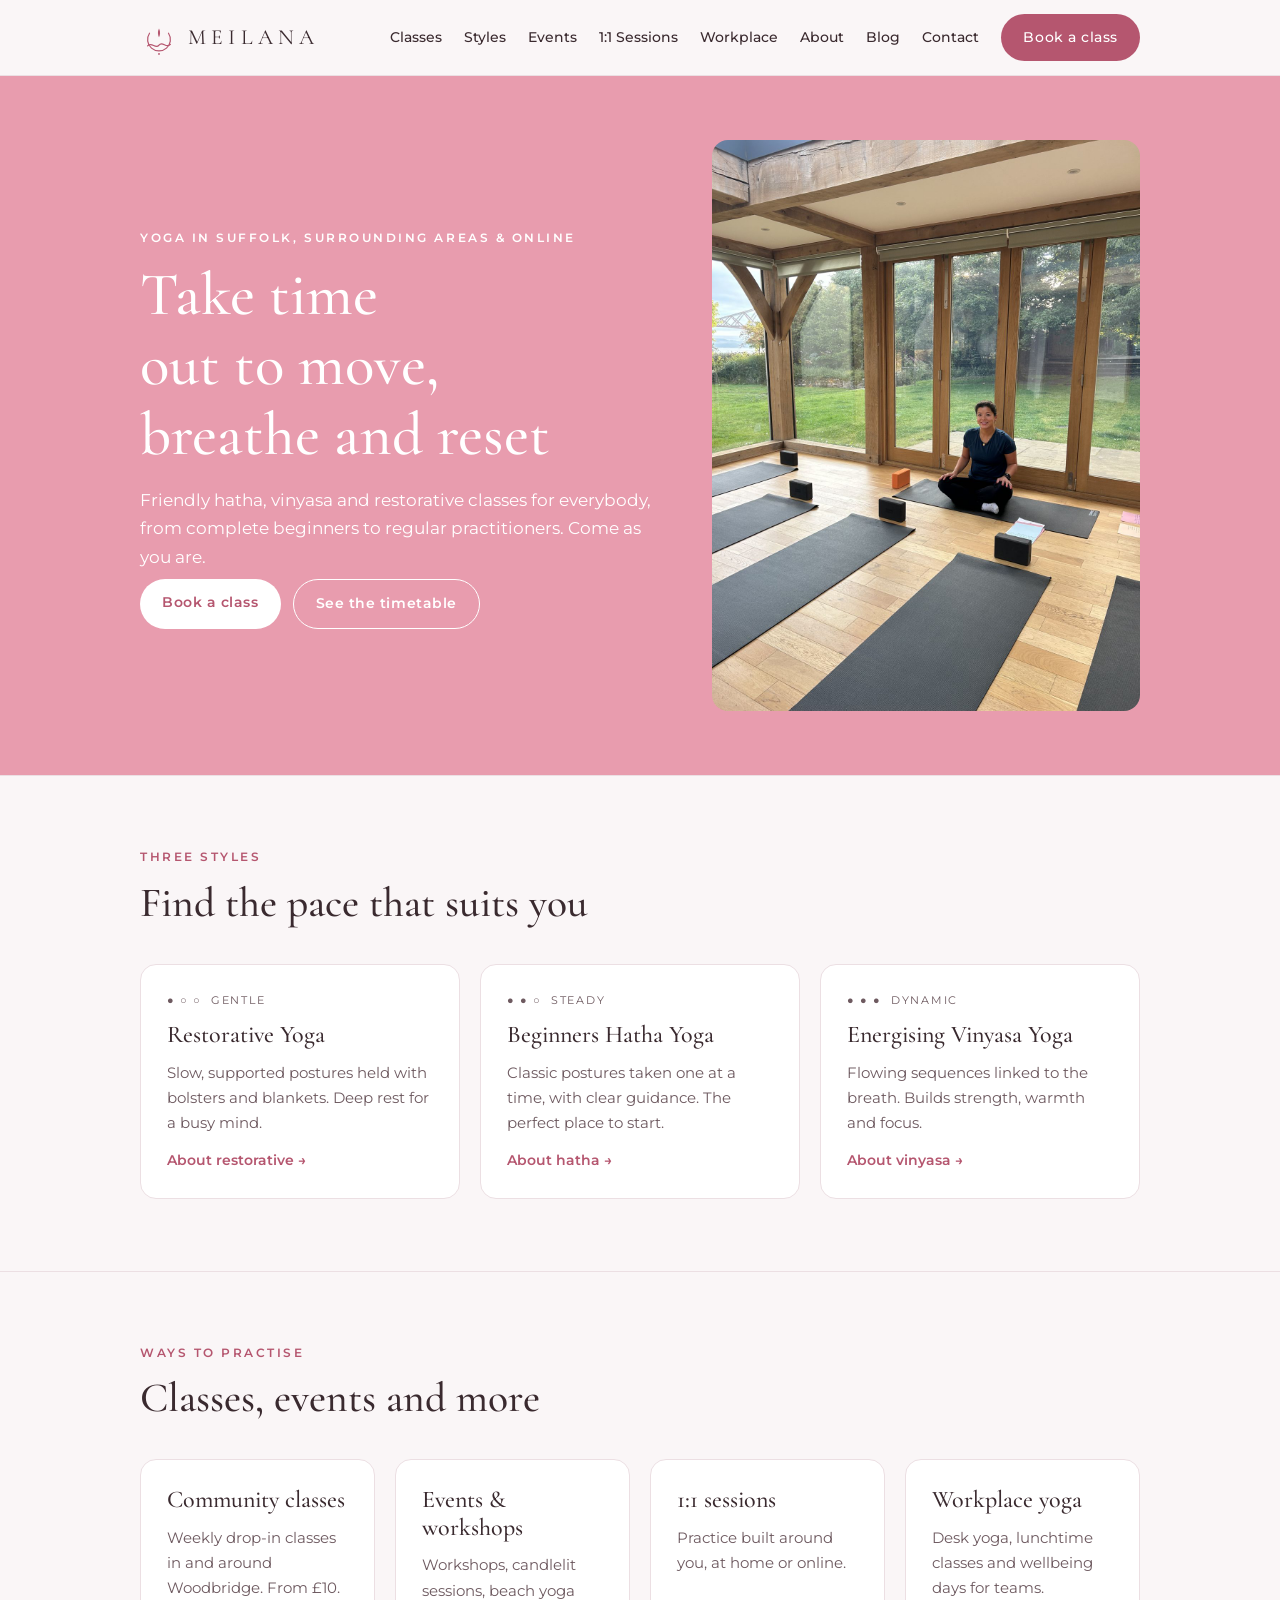
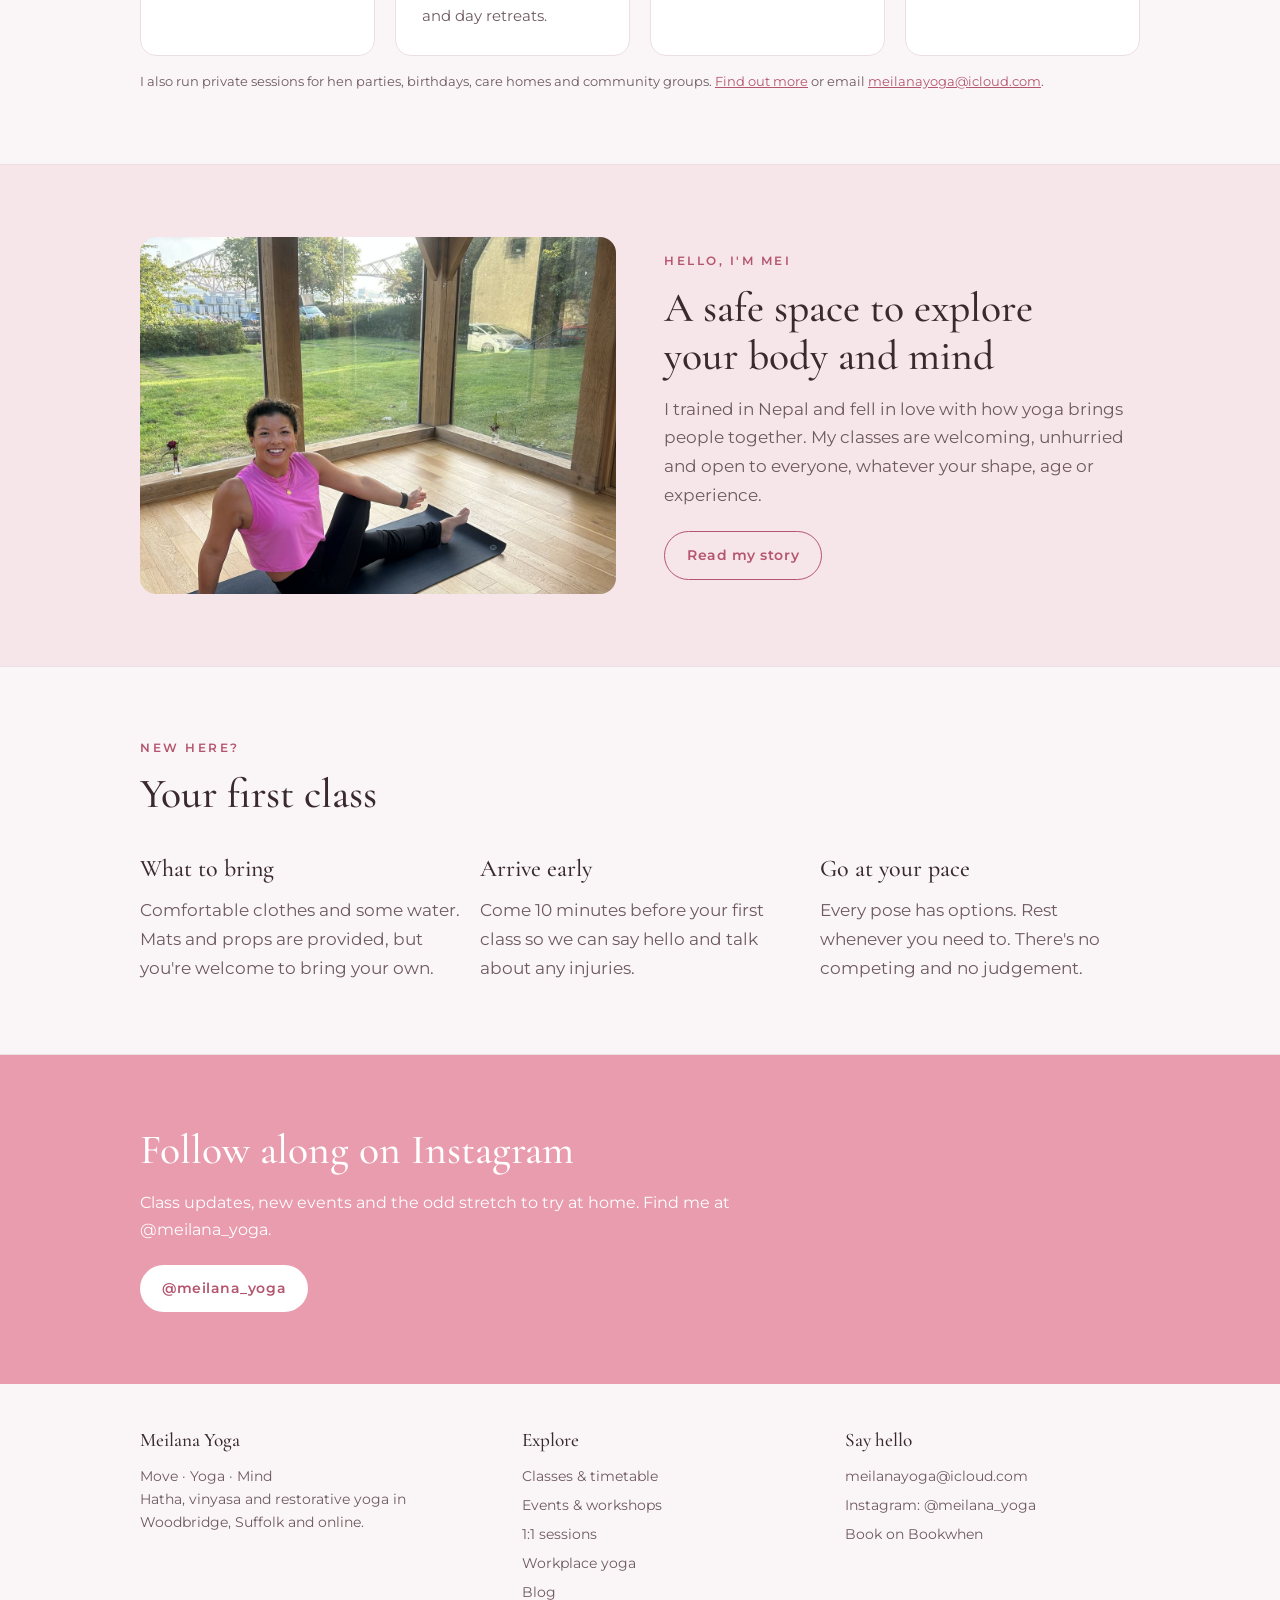
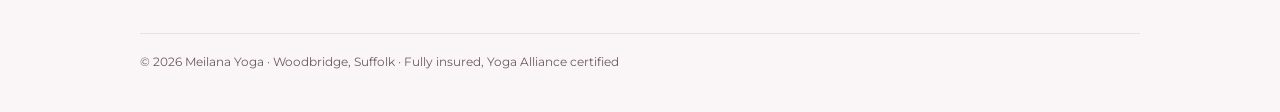
<file: index.html>
<!doctype html>
<html lang="en-GB">
<head>
<meta charset="utf-8">
<meta name="viewport" content="width=device-width, initial-scale=1">
<title>Meilana Yoga | Woodbridge, Suffolk</title>
<meta name="description" content="Hatha, vinyasa and restorative yoga classes, workshops and 1:1 sessions in Woodbridge, Suffolk and online, with Mei Pang.">
<link rel="canonical" href="https://meilanayoga.co.uk/">
<link rel="preconnect" href="https://fonts.googleapis.com">
<link rel="stylesheet" href="https://fonts.googleapis.com/css2?family=Cormorant+Garamond:ital,wght@0,400;0,500;0,600;1,400&family=Montserrat:wght@400;500;600&display=swap">
<link rel="stylesheet" href="assets/css/style.css">
<link rel="icon" href="assets/img/favicon/favicon.ico" sizes="any">
<link rel="icon" href="assets/img/favicon/favicon.svg" type="image/svg+xml">
<link rel="apple-touch-icon" href="assets/img/favicon/apple-touch-icon.png">
<script src="assets/js/main.js" defer></script>
</head>
<body>
<header class="site-header">
  <div class="wrap">
    <a class="logo" href="index.html"><svg viewBox="0 0 160 150" fill="none" aria-hidden="true"><path d="M 40 55 A 48 48 0 1 0 120 55" stroke="currentColor" stroke-width="5" stroke-linecap="round"/><path d="M 32 108 C 50 88 65 125 80 105 C 95 85 110 122 128 102" stroke="currentColor" stroke-width="5" stroke-linecap="round"/><path d="M 80,35 C 70,54 80,72 80,72 C 80,72 90,54 80,35 Z" fill="currentColor"/><circle cx="80" cy="142" r="4" fill="currentColor"/></svg><span>Meilana</span></a>
    <button class="nav-toggle" type="button" aria-expanded="false" aria-controls="site-nav">Menu</button>
    <nav class="nav" id="site-nav" aria-label="Main">
      <a href="classes.html">Classes</a>
      <a href="styles/index.html">Styles</a>
      <a href="events.html">Events</a>
      <a href="private.html">1:1 Sessions</a>
      <a href="workplace.html">Workplace</a>
      <a href="about.html">About</a>
      <a href="blog/index.html">Blog</a>
      <a href="contact.html">Contact</a>
      <a class="btn" href="https://bookwhen.com/meilanayoga">Book a class</a>
    </nav>
  </div>
</header>
<main>
<section class="hero">
  <div class="wrap">
    <div>
      <span class="eyebrow">Yoga in Suffolk, surrounding areas &amp; online</span>
      <h1>Take time out to move, breathe and reset</h1>
      <p>Friendly hatha, vinyasa and restorative classes for everybody, from complete beginners to regular practitioners. Come as you are.</p>
      <div class="actions">
        <a class="btn" href="https://bookwhen.com/meilanayoga">Book a class</a>
        <a class="btn ghost" href="classes.html">See the timetable</a>
      </div>
    </div>
    <img class="photo tall" src="assets/img/hero-mei-teaching.jpg" alt="Mei sitting cross-legged at the front of a studio with mats laid out" loading="lazy">
  </div>
</section>

<section>
  <div class="wrap">
    <div class="section-head">
      <span class="eyebrow">Three styles</span>
      <h2>Find the pace that suits you</h2>
    </div>
    <div class="grid three">
      <article class="card">
        <span class="pace">● ○ ○ &nbsp;Gentle</span>
        <h3>Restorative Yoga</h3>
        <p>Slow, supported postures held with bolsters and blankets. Deep rest for a busy mind.</p>
        <a class="more" href="styles/restorative.html">About restorative &rarr;</a>
      </article>
      <article class="card">
        <span class="pace">● ● ○ &nbsp;Steady</span>
        <h3>Beginners Hatha Yoga</h3>
        <p>Classic postures taken one at a time, with clear guidance. The perfect place to start.</p>
        <a class="more" href="styles/hatha.html">About hatha &rarr;</a>
      </article>
      <article class="card">
        <span class="pace">● ● ● &nbsp;Dynamic</span>
        <h3>Energising Vinyasa Yoga</h3>
        <p>Flowing sequences linked to the breath. Builds strength, warmth and focus.</p>
        <a class="more" href="styles/vinyasa.html">About vinyasa &rarr;</a>
      </article>
    </div>
  </div>
</section>

<section>
  <div class="wrap">
    <div class="section-head">
      <span class="eyebrow">Ways to practise</span>
      <h2>Classes, events and more</h2>
    </div>
    <div class="grid four">
      <a class="card" href="classes.html" style="text-decoration:none;color:inherit">
        <h3>Community classes</h3>
        <p>Weekly drop-in classes in and around Woodbridge. From £10.</p>
      </a>
      <a class="card" href="events.html" style="text-decoration:none;color:inherit">
        <h3>Events &amp; workshops</h3>
        <p>Workshops, candlelit sessions, beach yoga and day retreats.</p>
      </a>
      <a class="card" href="private.html" style="text-decoration:none;color:inherit">
        <h3>1:1 sessions</h3>
        <p>Practice built around you, at home or online.</p>
      </a>
      <a class="card" href="workplace.html" style="text-decoration:none;color:inherit">
        <h3>Workplace yoga</h3>
        <p>Desk yoga, lunchtime classes and wellbeing days for teams.</p>
      </a>
    </div>
    <p class="note">I also run private sessions for hen parties, birthdays, care homes and community groups. <a href="private.html#groups">Find out more</a> or email <a href="mailto:meilanayoga@icloud.com">meilanayoga@icloud.com</a>.</p>
  </div>
</section>

<section class="band">
  <div class="wrap split">
    <img class="photo" src="assets/img/about-mei.jpg" alt="Mei smiling on her yoga mat" loading="lazy">
    <div class="stack">
      <span class="eyebrow">Hello, I'm Mei</span>
      <h2>A safe space to explore your body and mind</h2>
      <p class="lead">I trained in Nepal and fell in love with how yoga brings people together. My classes are welcoming, unhurried and open to everyone, whatever your shape, age or experience.</p>
      <div class="actions"><a class="btn ghost" href="about.html">Read my story</a></div>
    </div>
  </div>
</section>

<section>
  <div class="wrap">
    <div class="section-head">
      <span class="eyebrow">New here?</span>
      <h2>Your first class</h2>
    </div>
    <div class="grid three">
      <div class="stack"><h3>What to bring</h3><p class="lead">Comfortable clothes and some water. Mats and props are provided, but you're welcome to bring your own.</p></div>
      <div class="stack"><h3>Arrive early</h3><p class="lead">Come 10 minutes before your first class so we can say hello and talk about any injuries.</p></div>
      <div class="stack"><h3>Go at your pace</h3><p class="lead">Every pose has options. Rest whenever you need to. There's no competing and no judgement.</p></div>
    </div>
  </div>
</section>

<section class="cta">
  <div class="wrap stack">
    <h2>Follow along on Instagram</h2>
    <p>Class updates, new events and the odd stretch to try at home. Find me at @meilana_yoga.</p>
    <div class="actions"><a class="btn" href="https://www.instagram.com/meilana_yoga/">@meilana_yoga</a></div>
  </div>
</section>
</main>
<footer class="site-footer">
  <div class="wrap">
    <div>
      <h4>Meilana Yoga</h4>
      <p>Move &middot; Yoga &middot; Mind</p>
      <p>Hatha, vinyasa and restorative yoga in Woodbridge, Suffolk and online.</p>
    </div>
    <div>
      <h4>Explore</h4>
      <ul>
        <li><a href="classes.html">Classes &amp; timetable</a></li>
        <li><a href="events.html">Events &amp; workshops</a></li>
        <li><a href="private.html">1:1 sessions</a></li>
        <li><a href="workplace.html">Workplace yoga</a></li>
        <li><a href="blog/index.html">Blog</a></li>
      </ul>
    </div>
    <div>
      <h4>Say hello</h4>
      <ul>
        <li><a href="mailto:meilanayoga@icloud.com">meilanayoga@icloud.com</a></li>
        <li><a href="https://www.instagram.com/meilana_yoga/">Instagram: @meilana_yoga</a></li>
        <li><a href="https://bookwhen.com/meilanayoga">Book on Bookwhen</a></li>
      </ul>
    </div>
    <p class="small">&copy; 2026 Meilana Yoga &middot; Woodbridge, Suffolk &middot; Fully insured, Yoga Alliance certified</p>
  </div>
</footer>
</body>
</html>
</file>
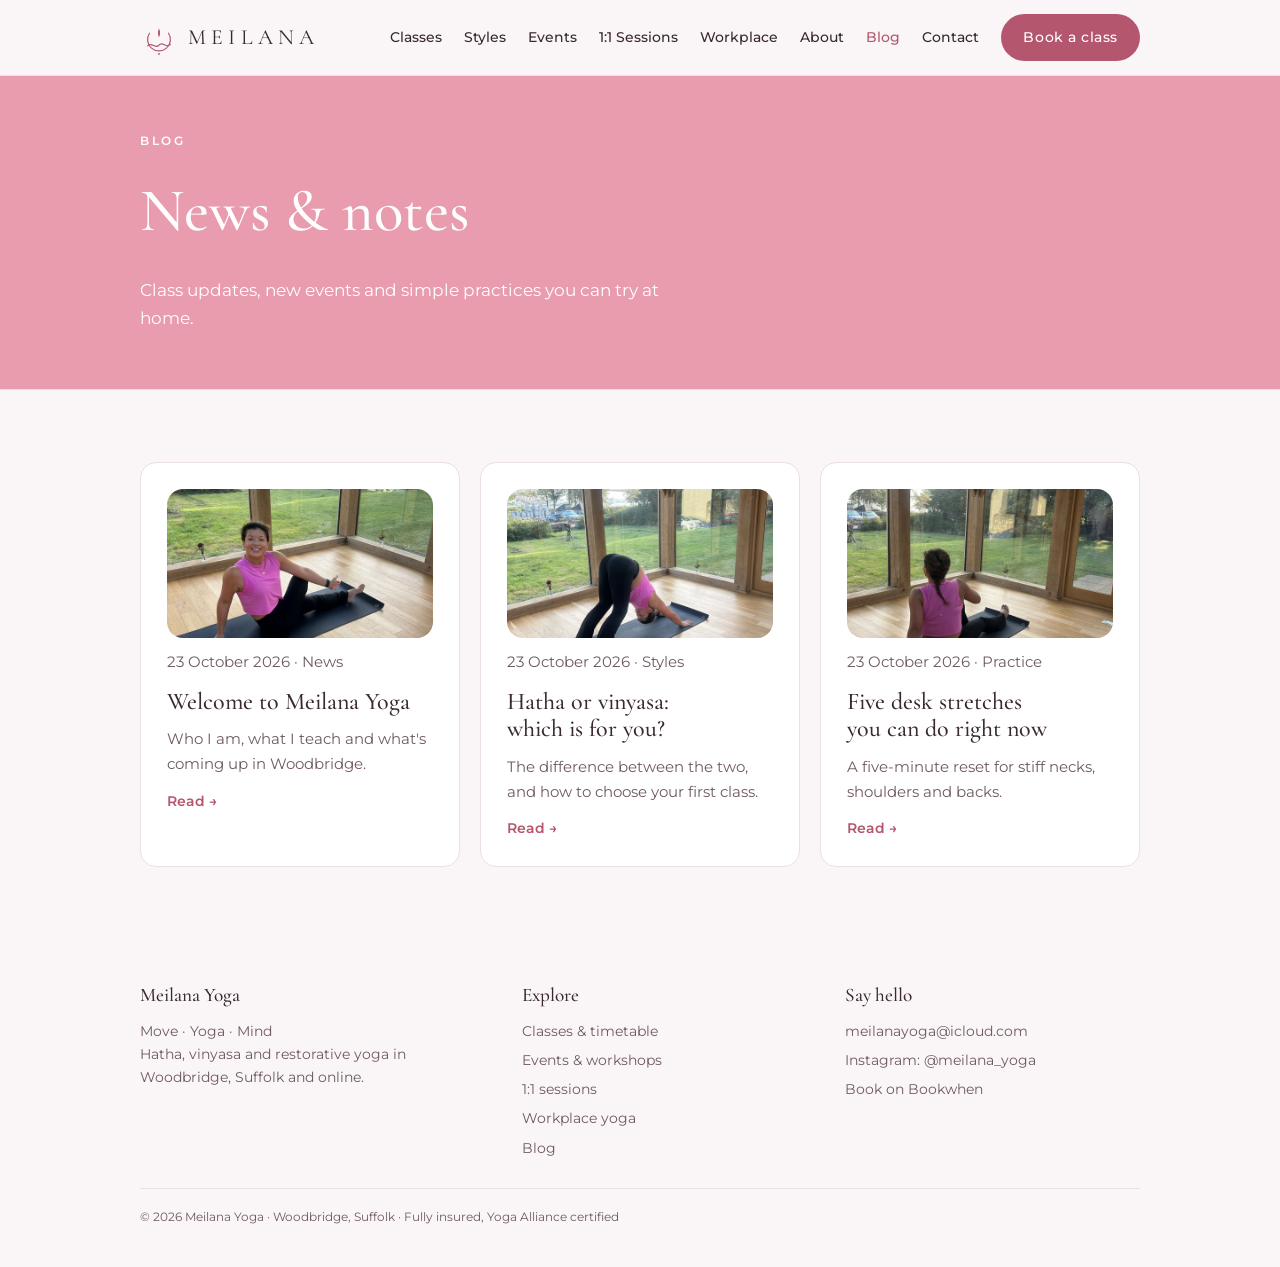
<file: blog/index.html>
<!doctype html>
<html lang="en-GB">
<head>
<meta charset="utf-8">
<meta name="viewport" content="width=device-width, initial-scale=1">
<title>Blog | Meilana Yoga</title>
<meta name="description" content="News, class updates and simple yoga tips from Mei at Meilana Yoga, Woodbridge.">
<link rel="canonical" href="https://meilanayoga.co.uk/blog/">
<link rel="preconnect" href="https://fonts.googleapis.com">
<link rel="stylesheet" href="https://fonts.googleapis.com/css2?family=Cormorant+Garamond:ital,wght@0,400;0,500;0,600;1,400&family=Montserrat:wght@400;500;600&display=swap">
<link rel="stylesheet" href="../assets/css/style.css">
<link rel="icon" href="../assets/img/favicon/favicon.ico" sizes="any">
<link rel="icon" href="../assets/img/favicon/favicon.svg" type="image/svg+xml">
<link rel="apple-touch-icon" href="../assets/img/favicon/apple-touch-icon.png">
<script src="../assets/js/main.js" defer></script>
</head>
<body>
<header class="site-header">
  <div class="wrap">
    <a class="logo" href="../index.html"><svg viewBox="0 0 160 150" fill="none" aria-hidden="true"><path d="M 40 55 A 48 48 0 1 0 120 55" stroke="currentColor" stroke-width="5" stroke-linecap="round"/><path d="M 32 108 C 50 88 65 125 80 105 C 95 85 110 122 128 102" stroke="currentColor" stroke-width="5" stroke-linecap="round"/><path d="M 80,35 C 70,54 80,72 80,72 C 80,72 90,54 80,35 Z" fill="currentColor"/><circle cx="80" cy="142" r="4" fill="currentColor"/></svg><span>Meilana</span></a>
    <button class="nav-toggle" type="button" aria-expanded="false" aria-controls="site-nav">Menu</button>
    <nav class="nav" id="site-nav" aria-label="Main">
      <a href="../classes.html">Classes</a>
      <a href="../styles/index.html">Styles</a>
      <a href="../events.html">Events</a>
      <a href="../private.html">1:1 Sessions</a>
      <a href="../workplace.html">Workplace</a>
      <a href="../about.html">About</a>
      <a href="../blog/index.html" aria-current="page">Blog</a>
      <a href="../contact.html">Contact</a>
      <a class="btn" href="https://bookwhen.com/meilanayoga">Book a class</a>
    </nav>
  </div>
</header>
<main>
<section class="hero simple">
  <div class="wrap stack">
    <span class="eyebrow">Blog</span>
    <h1>News &amp; notes</h1>
    <p>Class updates, new events and simple practices you can try at home.</p>
  </div>
</section>

<section>
  <div class="wrap grid three">
    <article class="card">
      <img class="photo wide" src="../assets/img/mei-smiling.jpg" alt="Mei smiling on her yoga mat" loading="lazy">
      <p class="post-meta">23 October 2026 · News</p>
      <h3><a href="welcome-to-meilana.html" style="color:inherit;text-decoration:none">Welcome to Meilana Yoga</a></h3>
      <p>Who I am, what I teach and what's coming up in Woodbridge.</p>
      <a class="more" href="welcome-to-meilana.html">Read &rarr;</a>
    </article>
    <article class="card">
      <img class="photo wide" src="../assets/img/vinyasa-downward-dog.jpg" alt="Mei in downward-facing dog" loading="lazy">
      <p class="post-meta">23 October 2026 · Styles</p>
      <h3><a href="hatha-vs-vinyasa.html" style="color:inherit;text-decoration:none">Hatha or vinyasa: which is for you?</a></h3>
      <p>The difference between the two, and how to choose your first class.</p>
      <a class="more" href="hatha-vs-vinyasa.html">Read &rarr;</a>
    </article>
    <article class="card">
      <img class="photo wide" src="../assets/img/seated-twist.jpg" alt="Mei in a seated twist" loading="lazy">
      <p class="post-meta">23 October 2026 · Practice</p>
      <h3><a href="desk-yoga.html" style="color:inherit;text-decoration:none">Five desk stretches you can do right now</a></h3>
      <p>A five-minute reset for stiff necks, shoulders and backs.</p>
      <a class="more" href="desk-yoga.html">Read &rarr;</a>
    </article>
  </div>
</section>
</main>
<footer class="site-footer">
  <div class="wrap">
    <div>
      <h4>Meilana Yoga</h4>
      <p>Move &middot; Yoga &middot; Mind</p>
      <p>Hatha, vinyasa and restorative yoga in Woodbridge, Suffolk and online.</p>
    </div>
    <div>
      <h4>Explore</h4>
      <ul>
        <li><a href="../classes.html">Classes &amp; timetable</a></li>
        <li><a href="../events.html">Events &amp; workshops</a></li>
        <li><a href="../private.html">1:1 sessions</a></li>
        <li><a href="../workplace.html">Workplace yoga</a></li>
        <li><a href="../blog/index.html">Blog</a></li>
      </ul>
    </div>
    <div>
      <h4>Say hello</h4>
      <ul>
        <li><a href="mailto:meilanayoga@icloud.com">meilanayoga@icloud.com</a></li>
        <li><a href="https://www.instagram.com/meilana_yoga/">Instagram: @meilana_yoga</a></li>
        <li><a href="https://bookwhen.com/meilanayoga">Book on Bookwhen</a></li>
      </ul>
    </div>
    <p class="small">&copy; 2026 Meilana Yoga &middot; Woodbridge, Suffolk &middot; Fully insured, Yoga Alliance certified</p>
  </div>
</footer>
</body>
</html>
</file>
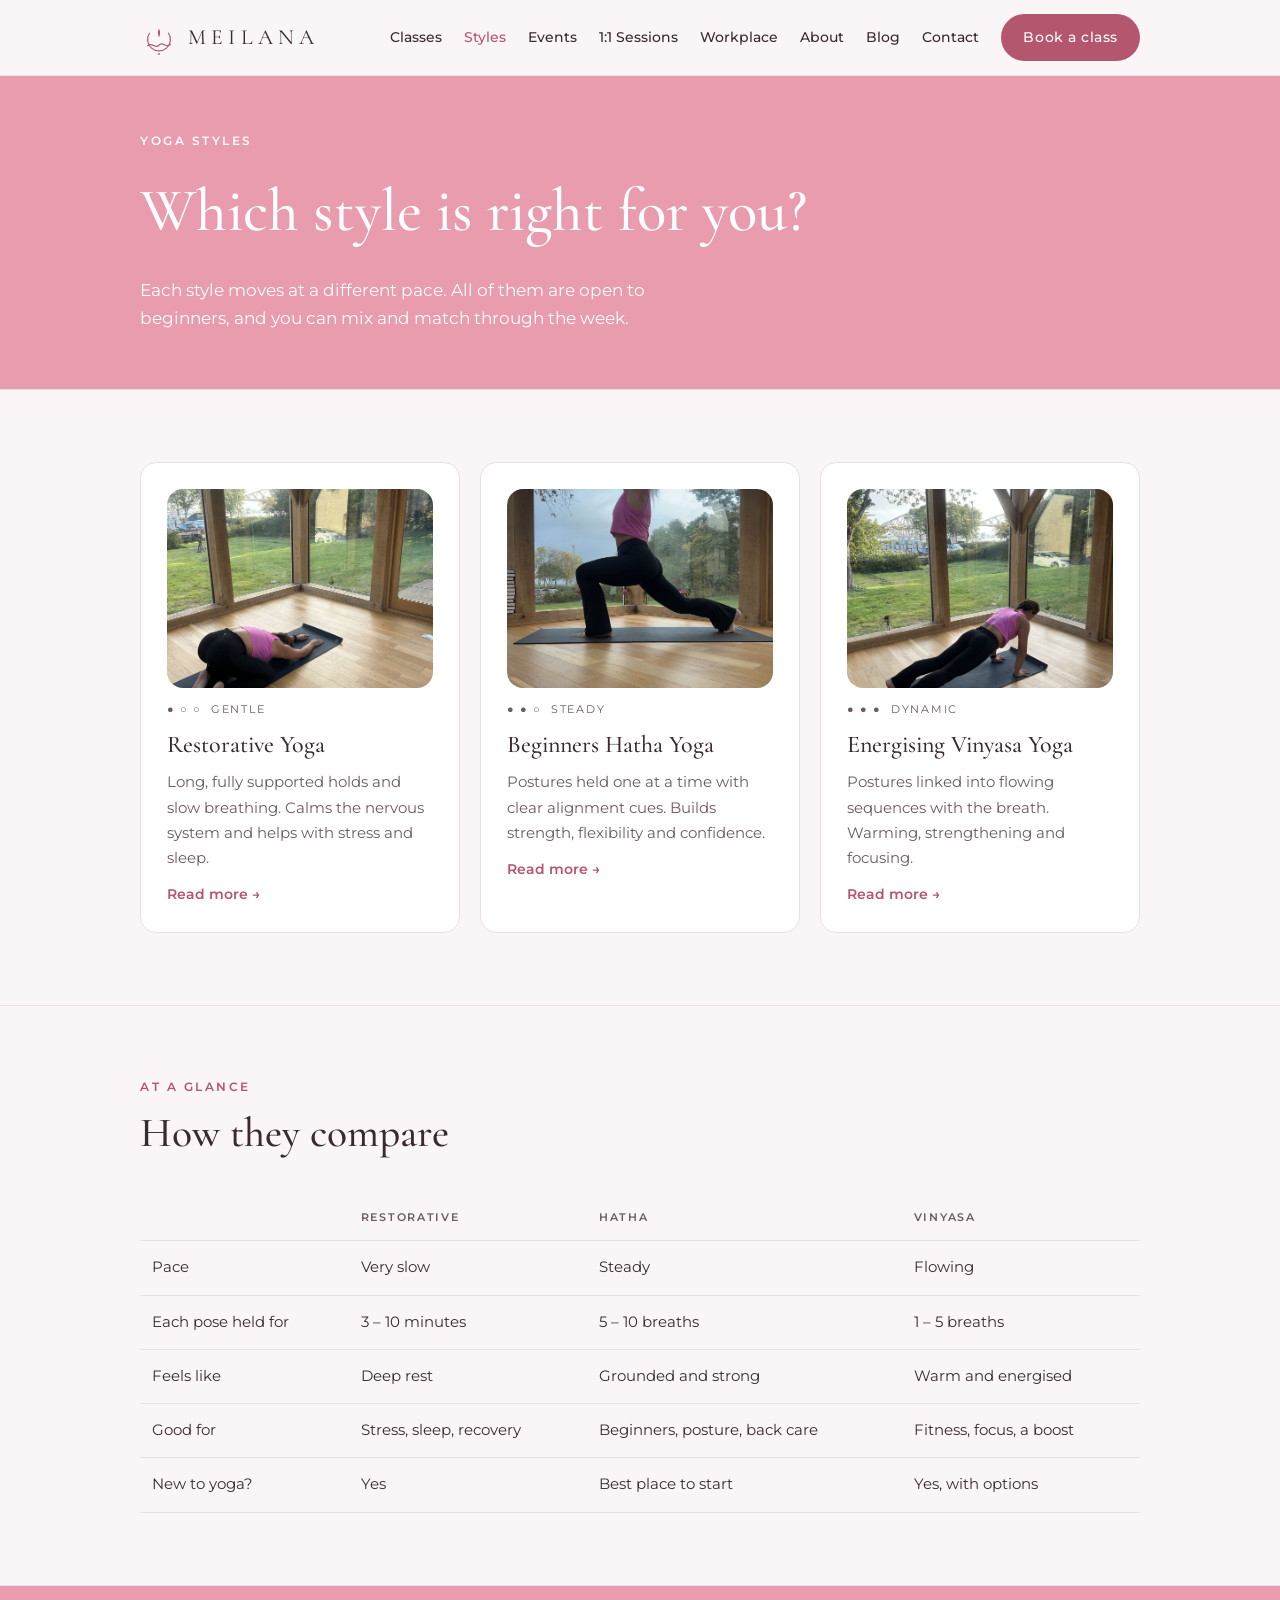
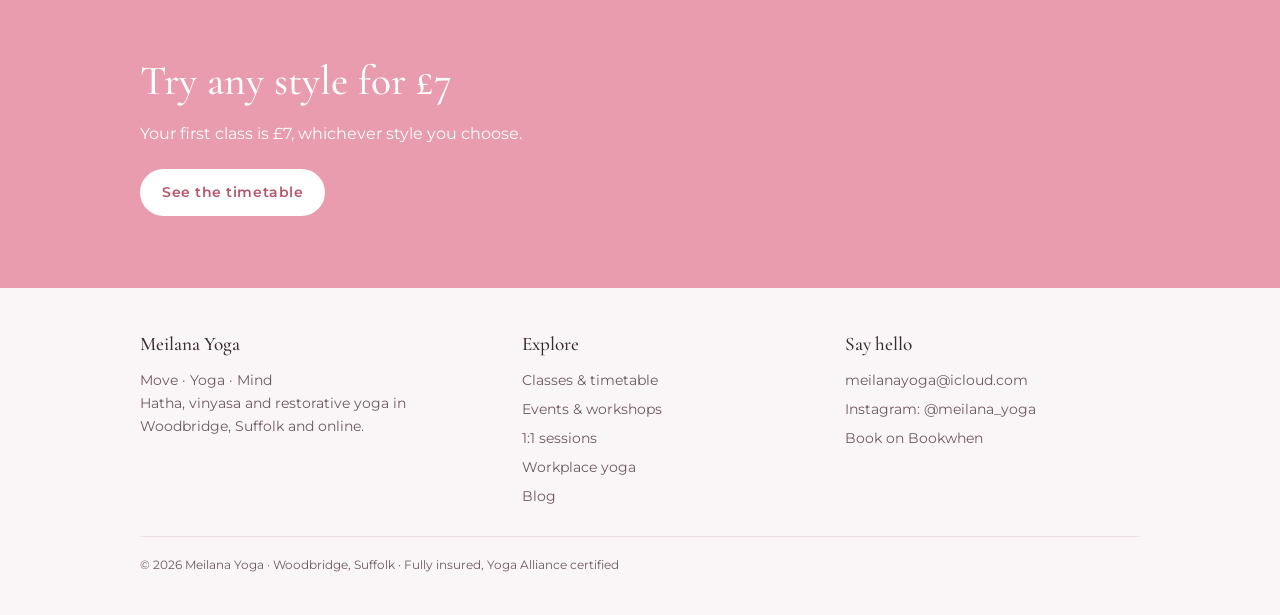
<file: styles/index.html>
<!doctype html>
<html lang="en-GB">
<head>
<meta charset="utf-8">
<meta name="viewport" content="width=device-width, initial-scale=1">
<title>Yoga Styles | Meilana Yoga</title>
<meta name="description" content="Compare hatha, vinyasa and restorative yoga and find the style that suits you, with Meilana Yoga in Woodbridge, Suffolk.">
<link rel="canonical" href="https://meilanayoga.co.uk/styles/">
<link rel="preconnect" href="https://fonts.googleapis.com">
<link rel="stylesheet" href="https://fonts.googleapis.com/css2?family=Cormorant+Garamond:ital,wght@0,400;0,500;0,600;1,400&family=Montserrat:wght@400;500;600&display=swap">
<link rel="stylesheet" href="../assets/css/style.css">
<link rel="icon" href="../assets/img/favicon/favicon.ico" sizes="any">
<link rel="icon" href="../assets/img/favicon/favicon.svg" type="image/svg+xml">
<link rel="apple-touch-icon" href="../assets/img/favicon/apple-touch-icon.png">
<script src="../assets/js/main.js" defer></script>
</head>
<body>
<header class="site-header">
  <div class="wrap">
    <a class="logo" href="../index.html"><svg viewBox="0 0 160 150" fill="none" aria-hidden="true"><path d="M 40 55 A 48 48 0 1 0 120 55" stroke="currentColor" stroke-width="5" stroke-linecap="round"/><path d="M 32 108 C 50 88 65 125 80 105 C 95 85 110 122 128 102" stroke="currentColor" stroke-width="5" stroke-linecap="round"/><path d="M 80,35 C 70,54 80,72 80,72 C 80,72 90,54 80,35 Z" fill="currentColor"/><circle cx="80" cy="142" r="4" fill="currentColor"/></svg><span>Meilana</span></a>
    <button class="nav-toggle" type="button" aria-expanded="false" aria-controls="site-nav">Menu</button>
    <nav class="nav" id="site-nav" aria-label="Main">
      <a href="../classes.html">Classes</a>
      <a href="../styles/index.html" aria-current="page">Styles</a>
      <a href="../events.html">Events</a>
      <a href="../private.html">1:1 Sessions</a>
      <a href="../workplace.html">Workplace</a>
      <a href="../about.html">About</a>
      <a href="../blog/index.html">Blog</a>
      <a href="../contact.html">Contact</a>
      <a class="btn" href="https://bookwhen.com/meilanayoga">Book a class</a>
    </nav>
  </div>
</header>
<main>
<section class="hero simple">
  <div class="wrap stack">
    <span class="eyebrow">Yoga styles</span>
    <h1>Which style is right for you?</h1>
    <p>Each style moves at a different pace. All of them are open to beginners, and you can mix and match through the week.</p>
  </div>
</section>

<section>
  <div class="wrap">
    <div class="grid three">
      <article class="card">
        <img class="photo" src="../assets/img/restorative-childs-pose.jpg" alt="Mei resting in child's pose" loading="lazy">
        <span class="pace">● ○ ○ &nbsp;Gentle</span>
        <h3>Restorative Yoga</h3>
        <p>Long, fully supported holds and slow breathing. Calms the nervous system and helps with stress and sleep.</p>
        <a class="more" href="restorative.html">Read more &rarr;</a>
      </article>
      <article class="card">
        <img class="photo" src="../assets/img/hatha-crescent-lunge.jpg" alt="Mei in a crescent lunge with arms raised" loading="lazy">
        <span class="pace">● ● ○ &nbsp;Steady</span>
        <h3>Beginners Hatha Yoga</h3>
        <p>Postures held one at a time with clear alignment cues. Builds strength, flexibility and confidence.</p>
        <a class="more" href="hatha.html">Read more &rarr;</a>
      </article>
      <article class="card">
        <img class="photo" src="../assets/img/vinyasa-plank.jpg" alt="Mei flowing through plank pose" loading="lazy">
        <span class="pace">● ● ● &nbsp;Dynamic</span>
        <h3>Energising Vinyasa Yoga</h3>
        <p>Postures linked into flowing sequences with the breath. Warming, strengthening and focusing.</p>
        <a class="more" href="vinyasa.html">Read more &rarr;</a>
      </article>
    </div>
  </div>
</section>

<section>
  <div class="wrap">
    <div class="section-head">
      <span class="eyebrow">At a glance</span>
      <h2>How they compare</h2>
    </div>
    <div class="table-wrap">
      <table>
        <thead><tr><th></th><th>Restorative</th><th>Hatha</th><th>Vinyasa</th></tr></thead>
        <tbody>
          <tr><td>Pace</td><td>Very slow</td><td>Steady</td><td>Flowing</td></tr>
          <tr><td>Each pose held for</td><td>3 – 10 minutes</td><td>5 – 10 breaths</td><td>1 – 5 breaths</td></tr>
          <tr><td>Feels like</td><td>Deep rest</td><td>Grounded and strong</td><td>Warm and energised</td></tr>
          <tr><td>Good for</td><td>Stress, sleep, recovery</td><td>Beginners, posture, back care</td><td>Fitness, focus, a boost</td></tr>
          <tr><td>New to yoga?</td><td>Yes</td><td>Best place to start</td><td>Yes, with options</td></tr>
        </tbody>
      </table>
    </div>
  </div>
</section>

<section class="cta">
  <div class="wrap stack">
    <h2>Try any style for £7</h2>
    <p>Your first class is £7, whichever style you choose.</p>
    <div class="actions"><a class="btn" href="../classes.html">See the timetable</a></div>
  </div>
</section>
</main>
<footer class="site-footer">
  <div class="wrap">
    <div>
      <h4>Meilana Yoga</h4>
      <p>Move &middot; Yoga &middot; Mind</p>
      <p>Hatha, vinyasa and restorative yoga in Woodbridge, Suffolk and online.</p>
    </div>
    <div>
      <h4>Explore</h4>
      <ul>
        <li><a href="../classes.html">Classes &amp; timetable</a></li>
        <li><a href="../events.html">Events &amp; workshops</a></li>
        <li><a href="../private.html">1:1 sessions</a></li>
        <li><a href="../workplace.html">Workplace yoga</a></li>
        <li><a href="../blog/index.html">Blog</a></li>
      </ul>
    </div>
    <div>
      <h4>Say hello</h4>
      <ul>
        <li><a href="mailto:meilanayoga@icloud.com">meilanayoga@icloud.com</a></li>
        <li><a href="https://www.instagram.com/meilana_yoga/">Instagram: @meilana_yoga</a></li>
        <li><a href="https://bookwhen.com/meilanayoga">Book on Bookwhen</a></li>
      </ul>
    </div>
    <p class="small">&copy; 2026 Meilana Yoga &middot; Woodbridge, Suffolk &middot; Fully insured, Yoga Alliance certified</p>
  </div>
</footer>
</body>
</html>
</file>
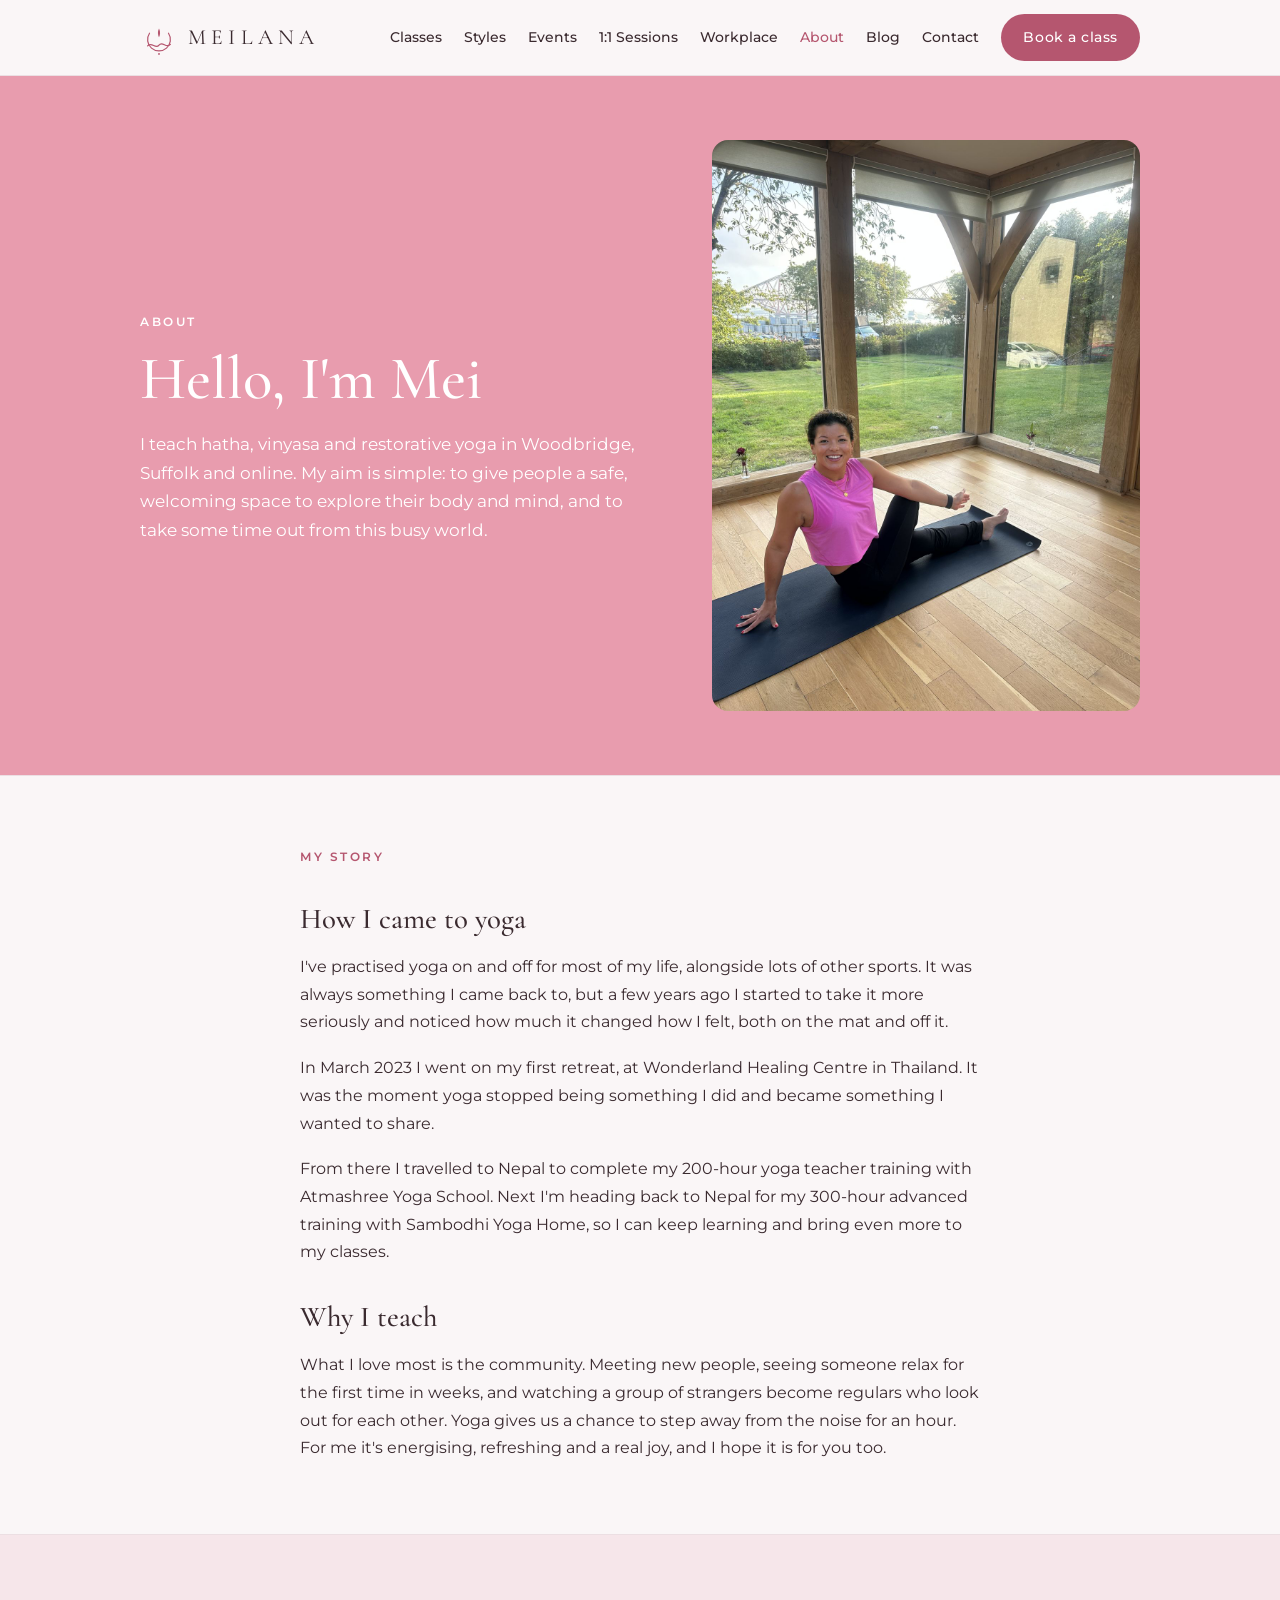
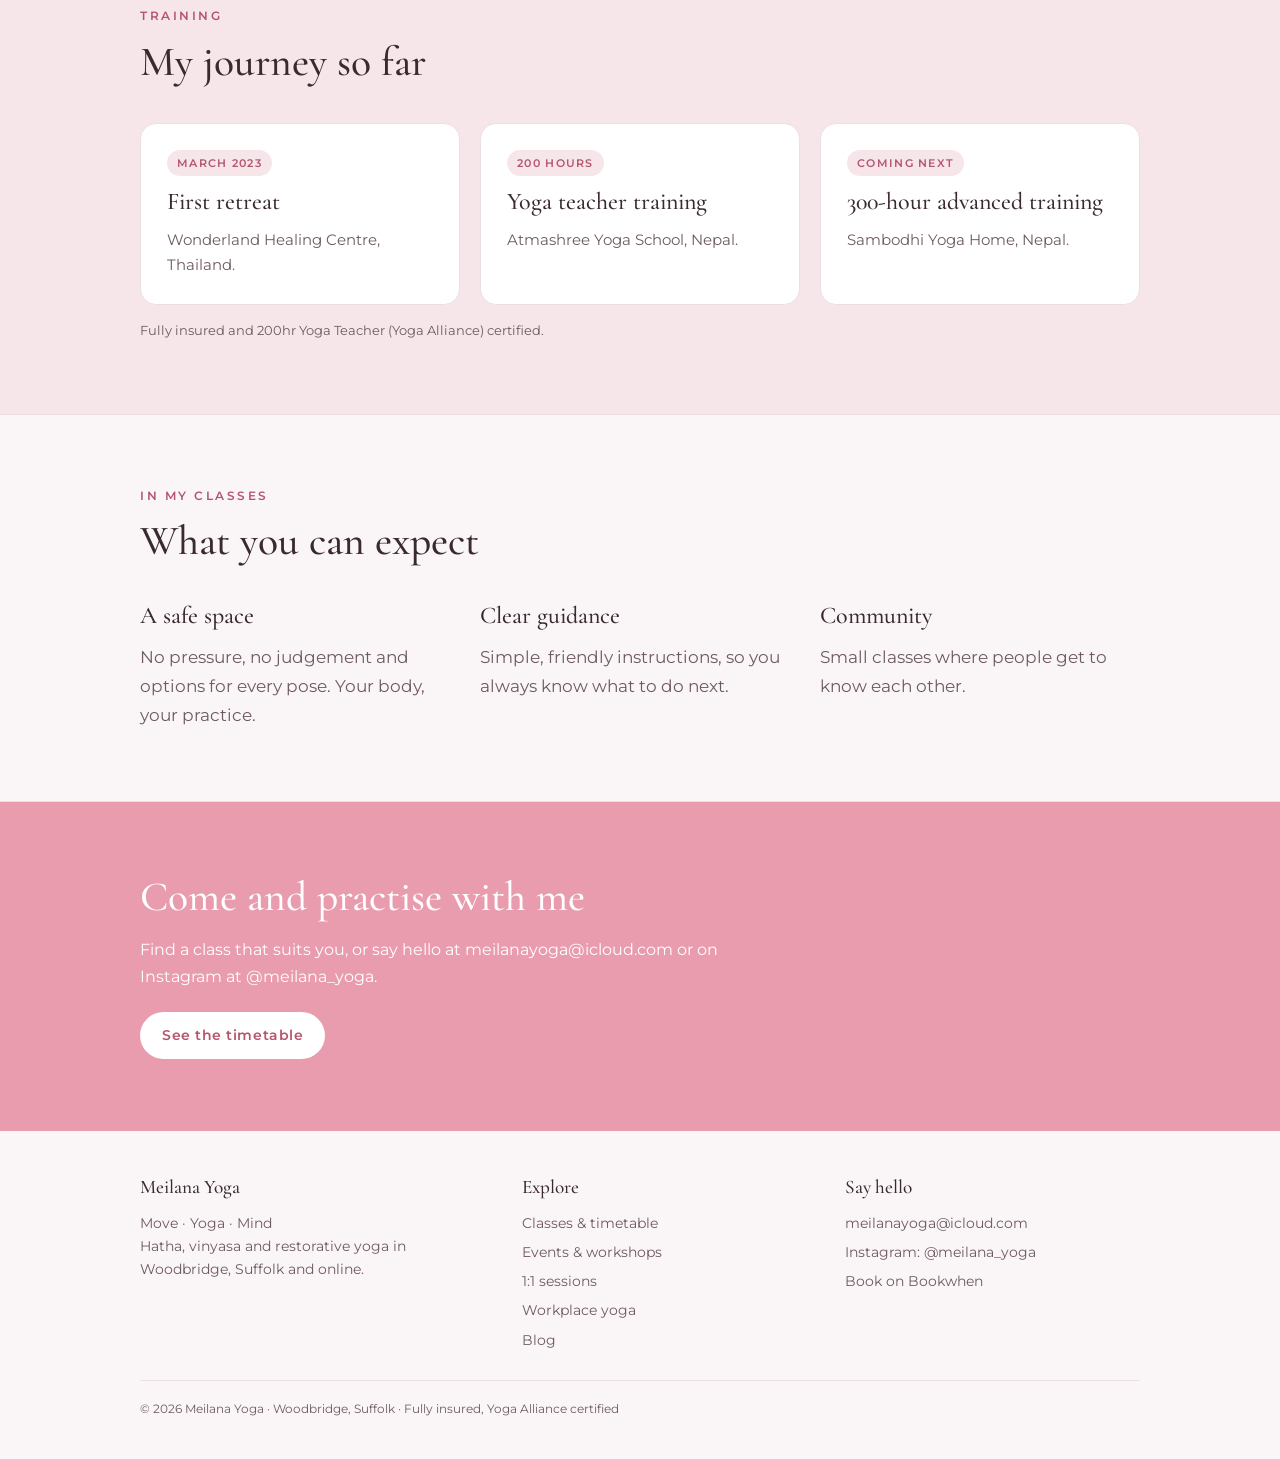
<file: about.html>
<!doctype html>
<html lang="en-GB">
<head>
<meta charset="utf-8">
<meta name="viewport" content="width=device-width, initial-scale=1">
<title>About Mei | Meilana Yoga</title>
<meta name="description" content="Meet Mei Pang, the yoga teacher behind Meilana Yoga in Woodbridge, Suffolk. Trained in Nepal, teaching hatha, vinyasa and restorative yoga.">
<link rel="canonical" href="https://meilanayoga.co.uk/about.html">
<link rel="preconnect" href="https://fonts.googleapis.com">
<link rel="stylesheet" href="https://fonts.googleapis.com/css2?family=Cormorant+Garamond:ital,wght@0,400;0,500;0,600;1,400&family=Montserrat:wght@400;500;600&display=swap">
<link rel="stylesheet" href="assets/css/style.css">
<link rel="icon" href="assets/img/favicon/favicon.ico" sizes="any">
<link rel="icon" href="assets/img/favicon/favicon.svg" type="image/svg+xml">
<link rel="apple-touch-icon" href="assets/img/favicon/apple-touch-icon.png">
<script src="assets/js/main.js" defer></script>
</head>
<body>
<header class="site-header">
  <div class="wrap">
    <a class="logo" href="index.html"><svg viewBox="0 0 160 150" fill="none" aria-hidden="true"><path d="M 40 55 A 48 48 0 1 0 120 55" stroke="currentColor" stroke-width="5" stroke-linecap="round"/><path d="M 32 108 C 50 88 65 125 80 105 C 95 85 110 122 128 102" stroke="currentColor" stroke-width="5" stroke-linecap="round"/><path d="M 80,35 C 70,54 80,72 80,72 C 80,72 90,54 80,35 Z" fill="currentColor"/><circle cx="80" cy="142" r="4" fill="currentColor"/></svg><span>Meilana</span></a>
    <button class="nav-toggle" type="button" aria-expanded="false" aria-controls="site-nav">Menu</button>
    <nav class="nav" id="site-nav" aria-label="Main">
      <a href="classes.html">Classes</a>
      <a href="styles/index.html">Styles</a>
      <a href="events.html">Events</a>
      <a href="private.html">1:1 Sessions</a>
      <a href="workplace.html">Workplace</a>
      <a href="about.html" aria-current="page">About</a>
      <a href="blog/index.html">Blog</a>
      <a href="contact.html">Contact</a>
      <a class="btn" href="https://bookwhen.com/meilanayoga">Book a class</a>
    </nav>
  </div>
</header>
<main>
<section class="hero">
  <div class="wrap">
    <div>
      <span class="eyebrow">About</span>
      <h1>Hello, I'm Mei</h1>
      <p>I teach hatha, vinyasa and restorative yoga in Woodbridge, Suffolk and online. My aim is simple: to give people a safe, welcoming space to explore their body and mind, and to take some time out from this busy world.</p>
    </div>
    <img class="photo tall" src="assets/img/about-mei.jpg" alt="Mei smiling, sitting on a yoga mat in a garden-view studio" loading="lazy">
  </div>
</section>

<section>
  <div class="wrap narrow prose">
    <span class="eyebrow">My story</span>
    <h2>How I came to yoga</h2>
    <p>I've practised yoga on and off for most of my life, alongside lots of other sports. It was always something I came back to, but a few years ago I started to take it more seriously and noticed how much it changed how I felt, both on the mat and off it.</p>
    <p>In March 2023 I went on my first retreat, at Wonderland Healing Centre in Thailand. It was the moment yoga stopped being something I did and became something I wanted to share.</p>
    <p>From there I travelled to Nepal to complete my 200-hour yoga teacher training with Atmashree Yoga School. Next I'm heading back to Nepal for my 300-hour advanced training with Sambodhi Yoga Home, so I can keep learning and bring even more to my classes.</p>
    <h2>Why I teach</h2>
    <p>What I love most is the community. Meeting new people, seeing someone relax for the first time in weeks, and watching a group of strangers become regulars who look out for each other. Yoga gives us a chance to step away from the noise for an hour. For me it's energising, refreshing and a real joy, and I hope it is for you too.</p>
  </div>
</section>

<section class="band">
  <div class="wrap">
    <div class="section-head"><span class="eyebrow">Training</span><h2>My journey so far</h2></div>
    <div class="grid three">
      <div class="card"><span class="tag">March 2023</span><h3>First retreat</h3><p>Wonderland Healing Centre, Thailand.</p></div>
      <div class="card"><span class="tag">200 hours</span><h3>Yoga teacher training</h3><p>Atmashree Yoga School, Nepal.</p></div>
      <div class="card"><span class="tag">Coming next</span><h3>300-hour advanced training</h3><p>Sambodhi Yoga Home, Nepal.</p></div>
    </div>
    <p class="note">Fully insured and 200hr Yoga Teacher (Yoga Alliance) certified.</p>
  </div>
</section>

<section>
  <div class="wrap">
    <div class="section-head"><span class="eyebrow">In my classes</span><h2>What you can expect</h2></div>
    <div class="grid three">
      <div class="stack"><h3>A safe space</h3><p class="lead">No pressure, no judgement and options for every pose. Your body, your practice.</p></div>
      <div class="stack"><h3>Clear guidance</h3><p class="lead">Simple, friendly instructions, so you always know what to do next.</p></div>
      <div class="stack"><h3>Community</h3><p class="lead">Small classes where people get to know each other.</p></div>
    </div>
  </div>
</section>

<section class="cta">
  <div class="wrap stack">
    <h2>Come and practise with me</h2>
    <p>Find a class that suits you, or say hello at meilanayoga@icloud.com or on Instagram at @meilana_yoga.</p>
    <div class="actions"><a class="btn" href="classes.html">See the timetable</a></div>
  </div>
</section>
</main>
<footer class="site-footer">
  <div class="wrap">
    <div>
      <h4>Meilana Yoga</h4>
      <p>Move &middot; Yoga &middot; Mind</p>
      <p>Hatha, vinyasa and restorative yoga in Woodbridge, Suffolk and online.</p>
    </div>
    <div>
      <h4>Explore</h4>
      <ul>
        <li><a href="classes.html">Classes &amp; timetable</a></li>
        <li><a href="events.html">Events &amp; workshops</a></li>
        <li><a href="private.html">1:1 sessions</a></li>
        <li><a href="workplace.html">Workplace yoga</a></li>
        <li><a href="blog/index.html">Blog</a></li>
      </ul>
    </div>
    <div>
      <h4>Say hello</h4>
      <ul>
        <li><a href="mailto:meilanayoga@icloud.com">meilanayoga@icloud.com</a></li>
        <li><a href="https://www.instagram.com/meilana_yoga/">Instagram: @meilana_yoga</a></li>
        <li><a href="https://bookwhen.com/meilanayoga">Book on Bookwhen</a></li>
      </ul>
    </div>
    <p class="small">&copy; 2026 Meilana Yoga &middot; Woodbridge, Suffolk &middot; Fully insured, Yoga Alliance certified</p>
  </div>
</footer>
</body>
</html>
</file>
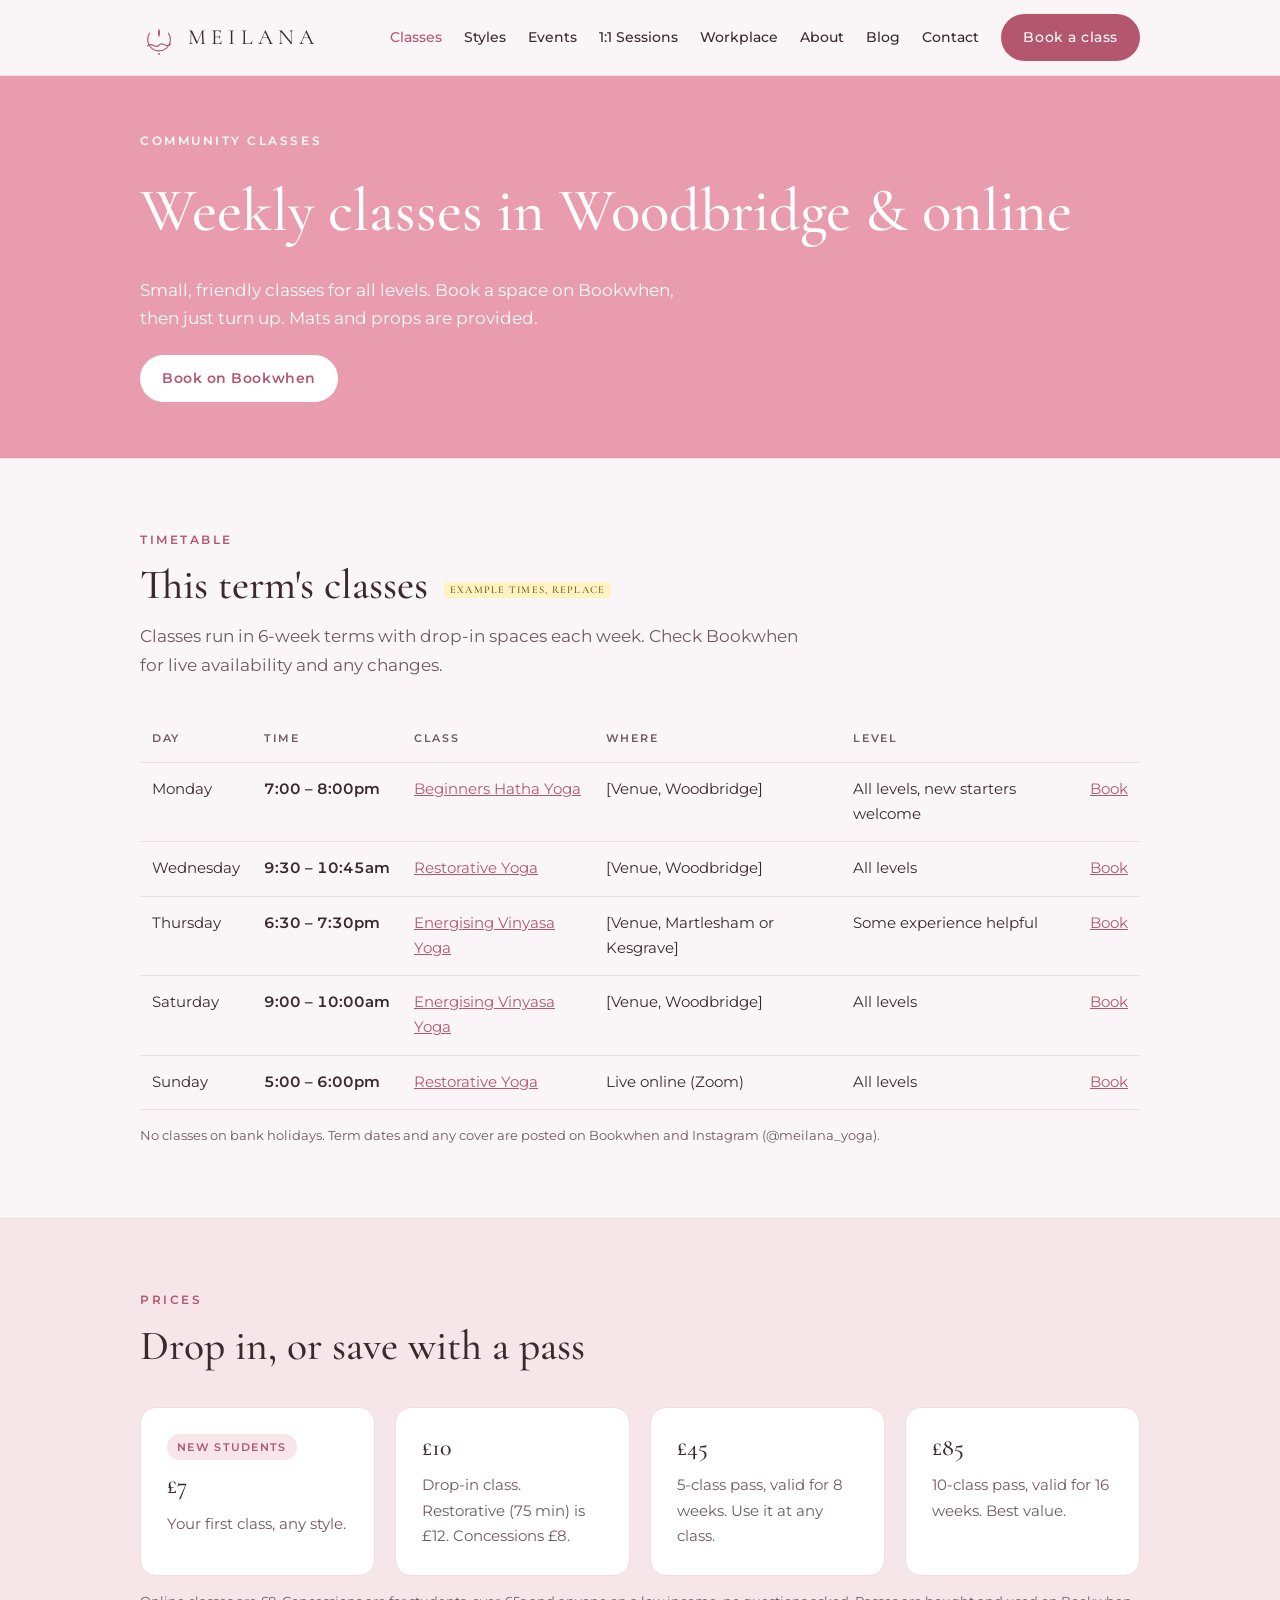
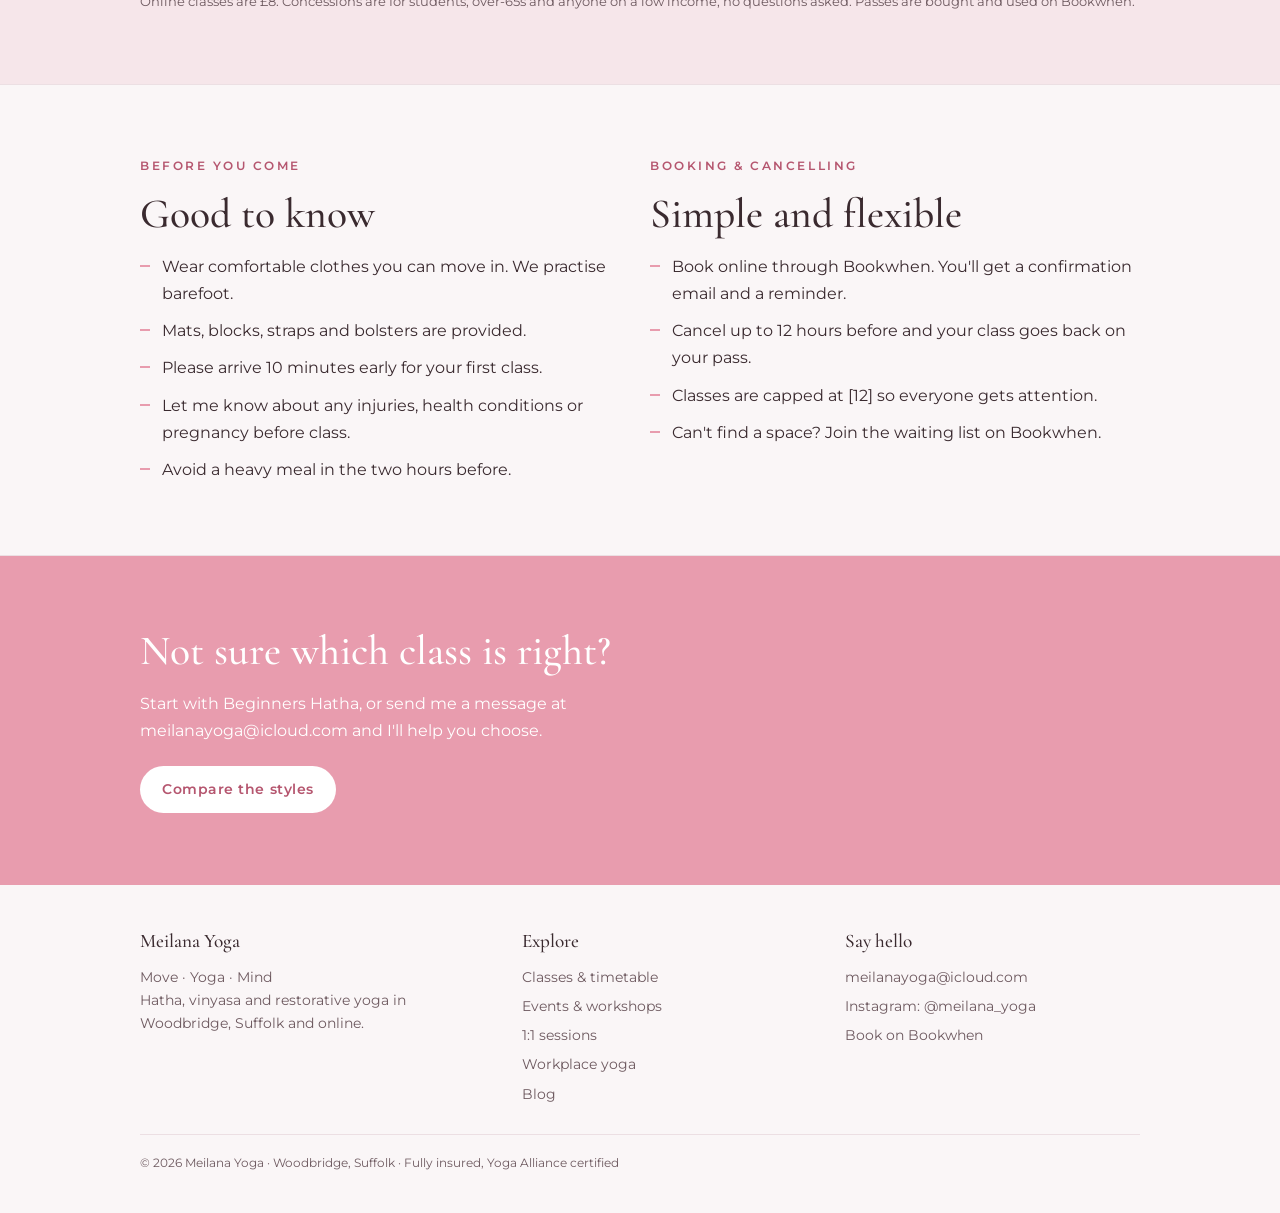
<file: classes.html>
<!doctype html>
<html lang="en-GB">
<head>
<meta charset="utf-8">
<meta name="viewport" content="width=device-width, initial-scale=1">
<title>Classes & Timetable | Meilana Yoga</title>
<meta name="description" content="Weekly hatha, vinyasa and restorative yoga classes in Woodbridge, Suffolk and online. Drop-in from £10, class passes available.">
<link rel="canonical" href="https://meilanayoga.co.uk/classes.html">
<link rel="preconnect" href="https://fonts.googleapis.com">
<link rel="stylesheet" href="https://fonts.googleapis.com/css2?family=Cormorant+Garamond:ital,wght@0,400;0,500;0,600;1,400&family=Montserrat:wght@400;500;600&display=swap">
<link rel="stylesheet" href="assets/css/style.css">
<link rel="icon" href="assets/img/favicon/favicon.ico" sizes="any">
<link rel="icon" href="assets/img/favicon/favicon.svg" type="image/svg+xml">
<link rel="apple-touch-icon" href="assets/img/favicon/apple-touch-icon.png">
<script src="assets/js/main.js" defer></script>
</head>
<body>
<header class="site-header">
  <div class="wrap">
    <a class="logo" href="index.html"><svg viewBox="0 0 160 150" fill="none" aria-hidden="true"><path d="M 40 55 A 48 48 0 1 0 120 55" stroke="currentColor" stroke-width="5" stroke-linecap="round"/><path d="M 32 108 C 50 88 65 125 80 105 C 95 85 110 122 128 102" stroke="currentColor" stroke-width="5" stroke-linecap="round"/><path d="M 80,35 C 70,54 80,72 80,72 C 80,72 90,54 80,35 Z" fill="currentColor"/><circle cx="80" cy="142" r="4" fill="currentColor"/></svg><span>Meilana</span></a>
    <button class="nav-toggle" type="button" aria-expanded="false" aria-controls="site-nav">Menu</button>
    <nav class="nav" id="site-nav" aria-label="Main">
      <a href="classes.html" aria-current="page">Classes</a>
      <a href="styles/index.html">Styles</a>
      <a href="events.html">Events</a>
      <a href="private.html">1:1 Sessions</a>
      <a href="workplace.html">Workplace</a>
      <a href="about.html">About</a>
      <a href="blog/index.html">Blog</a>
      <a href="contact.html">Contact</a>
      <a class="btn" href="https://bookwhen.com/meilanayoga">Book a class</a>
    </nav>
  </div>
</header>
<main>
<section class="hero simple">
  <div class="wrap stack">
    <span class="eyebrow">Community classes</span>
    <h1>Weekly classes in Woodbridge &amp; online</h1>
    <p>Small, friendly classes for all levels. Book a space on Bookwhen, then just turn up. Mats and props are provided.</p>
    <div class="actions"><a class="btn" href="https://bookwhen.com/meilanayoga">Book on Bookwhen</a></div>
  </div>
</section>

<section>
  <div class="wrap">
    <div class="section-head">
      <span class="eyebrow">Timetable</span>
      <h2>This term's classes <span class="example">Example times, replace</span></h2>
      <p class="lead">Classes run in 6-week terms with drop-in spaces each week. Check Bookwhen for live availability and any changes.</p>
    </div>
    <div class="table-wrap">
      <table>
        <thead><tr><th>Day</th><th>Time</th><th>Class</th><th>Where</th><th>Level</th><th></th></tr></thead>
        <tbody>
          <tr><td>Monday</td><td class="num">7:00 – 8:00pm</td><td><a href="styles/hatha.html">Beginners Hatha Yoga</a></td><td>[Venue, Woodbridge]</td><td>All levels, new starters welcome</td><td><a href="https://bookwhen.com/meilanayoga">Book</a></td></tr>
          <tr><td>Wednesday</td><td class="num">9:30 – 10:45am</td><td><a href="styles/restorative.html">Restorative Yoga</a></td><td>[Venue, Woodbridge]</td><td>All levels</td><td><a href="https://bookwhen.com/meilanayoga">Book</a></td></tr>
          <tr><td>Thursday</td><td class="num">6:30 – 7:30pm</td><td><a href="styles/vinyasa.html">Energising Vinyasa Yoga</a></td><td>[Venue, Martlesham or Kesgrave]</td><td>Some experience helpful</td><td><a href="https://bookwhen.com/meilanayoga">Book</a></td></tr>
          <tr><td>Saturday</td><td class="num">9:00 – 10:00am</td><td><a href="styles/vinyasa.html">Energising Vinyasa Yoga</a></td><td>[Venue, Woodbridge]</td><td>All levels</td><td><a href="https://bookwhen.com/meilanayoga">Book</a></td></tr>
          <tr><td>Sunday</td><td class="num">5:00 – 6:00pm</td><td><a href="styles/restorative.html">Restorative Yoga</a></td><td>Live online (Zoom)</td><td>All levels</td><td><a href="https://bookwhen.com/meilanayoga">Book</a></td></tr>
        </tbody>
      </table>
    </div>
    <p class="note">No classes on bank holidays. Term dates and any cover are posted on Bookwhen and Instagram (@meilana_yoga).</p>
  </div>
</section>

<section class="band">
  <div class="wrap">
    <div class="section-head">
      <span class="eyebrow">Prices</span>
      <h2>Drop in, or save with a pass</h2>
    </div>
    <div class="grid four">
      <div class="card"><span class="tag">New students</span><h3>£7</h3><p>Your first class, any style.</p></div>
      <div class="card"><h3>£10</h3><p>Drop-in class. Restorative (75 min) is £12. Concessions £8.</p></div>
      <div class="card"><h3>£45</h3><p>5-class pass, valid for 8 weeks. Use it at any class.</p></div>
      <div class="card"><h3>£85</h3><p>10-class pass, valid for 16 weeks. Best value.</p></div>
    </div>
    <p class="note">Online classes are £8. Concessions are for students, over-65s and anyone on a low income, no questions asked. Passes are bought and used on Bookwhen.</p>
  </div>
</section>

<section>
  <div class="wrap grid two">
    <div class="stack">
      <span class="eyebrow">Before you come</span>
      <h2>Good to know</h2>
      <ul class="clean">
        <li>Wear comfortable clothes you can move in. We practise barefoot.</li>
        <li>Mats, blocks, straps and bolsters are provided.</li>
        <li>Please arrive 10 minutes early for your first class.</li>
        <li>Let me know about any injuries, health conditions or pregnancy before class.</li>
        <li>Avoid a heavy meal in the two hours before.</li>
      </ul>
    </div>
    <div class="stack">
      <span class="eyebrow">Booking &amp; cancelling</span>
      <h2>Simple and flexible</h2>
      <ul class="clean">
        <li>Book online through Bookwhen. You'll get a confirmation email and a reminder.</li>
        <li>Cancel up to 12 hours before and your class goes back on your pass.</li>
        <li>Classes are capped at [12] so everyone gets attention.</li>
        <li>Can't find a space? Join the waiting list on Bookwhen.</li>
      </ul>
    </div>
  </div>
</section>

<section class="cta">
  <div class="wrap stack">
    <h2>Not sure which class is right?</h2>
    <p>Start with Beginners Hatha, or send me a message at meilanayoga@icloud.com and I'll help you choose.</p>
    <div class="actions"><a class="btn" href="styles/index.html">Compare the styles</a></div>
  </div>
</section>
</main>
<footer class="site-footer">
  <div class="wrap">
    <div>
      <h4>Meilana Yoga</h4>
      <p>Move &middot; Yoga &middot; Mind</p>
      <p>Hatha, vinyasa and restorative yoga in Woodbridge, Suffolk and online.</p>
    </div>
    <div>
      <h4>Explore</h4>
      <ul>
        <li><a href="classes.html">Classes &amp; timetable</a></li>
        <li><a href="events.html">Events &amp; workshops</a></li>
        <li><a href="private.html">1:1 sessions</a></li>
        <li><a href="workplace.html">Workplace yoga</a></li>
        <li><a href="blog/index.html">Blog</a></li>
      </ul>
    </div>
    <div>
      <h4>Say hello</h4>
      <ul>
        <li><a href="mailto:meilanayoga@icloud.com">meilanayoga@icloud.com</a></li>
        <li><a href="https://www.instagram.com/meilana_yoga/">Instagram: @meilana_yoga</a></li>
        <li><a href="https://bookwhen.com/meilanayoga">Book on Bookwhen</a></li>
      </ul>
    </div>
    <p class="small">&copy; 2026 Meilana Yoga &middot; Woodbridge, Suffolk &middot; Fully insured, Yoga Alliance certified</p>
  </div>
</footer>
</body>
</html>
</file>
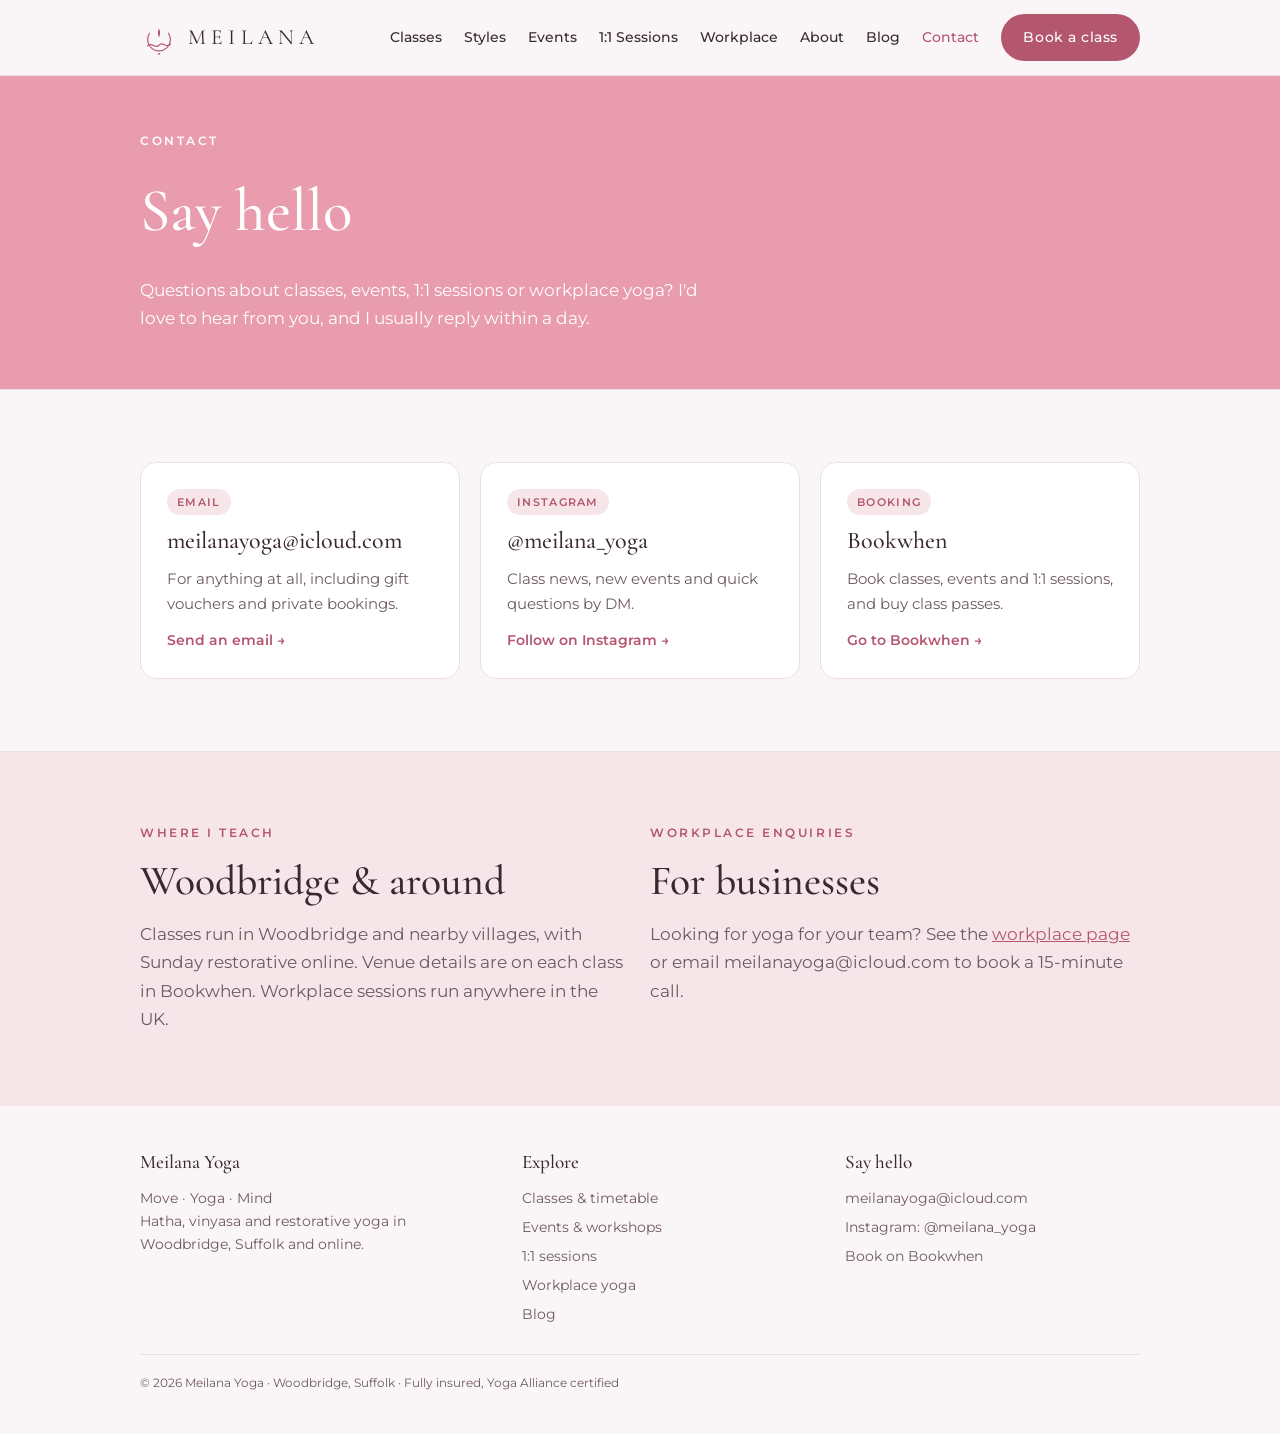
<file: contact.html>
<!doctype html>
<html lang="en-GB">
<head>
<meta charset="utf-8">
<meta name="viewport" content="width=device-width, initial-scale=1">
<title>Contact | Meilana Yoga</title>
<meta name="description" content="Get in touch with Mei at Meilana Yoga in Woodbridge, Suffolk. Email, Instagram and online booking.">
<link rel="canonical" href="https://meilanayoga.co.uk/contact.html">
<link rel="preconnect" href="https://fonts.googleapis.com">
<link rel="stylesheet" href="https://fonts.googleapis.com/css2?family=Cormorant+Garamond:ital,wght@0,400;0,500;0,600;1,400&family=Montserrat:wght@400;500;600&display=swap">
<link rel="stylesheet" href="assets/css/style.css">
<link rel="icon" href="assets/img/favicon/favicon.ico" sizes="any">
<link rel="icon" href="assets/img/favicon/favicon.svg" type="image/svg+xml">
<link rel="apple-touch-icon" href="assets/img/favicon/apple-touch-icon.png">
<script src="assets/js/main.js" defer></script>
</head>
<body>
<header class="site-header">
  <div class="wrap">
    <a class="logo" href="index.html"><svg viewBox="0 0 160 150" fill="none" aria-hidden="true"><path d="M 40 55 A 48 48 0 1 0 120 55" stroke="currentColor" stroke-width="5" stroke-linecap="round"/><path d="M 32 108 C 50 88 65 125 80 105 C 95 85 110 122 128 102" stroke="currentColor" stroke-width="5" stroke-linecap="round"/><path d="M 80,35 C 70,54 80,72 80,72 C 80,72 90,54 80,35 Z" fill="currentColor"/><circle cx="80" cy="142" r="4" fill="currentColor"/></svg><span>Meilana</span></a>
    <button class="nav-toggle" type="button" aria-expanded="false" aria-controls="site-nav">Menu</button>
    <nav class="nav" id="site-nav" aria-label="Main">
      <a href="classes.html">Classes</a>
      <a href="styles/index.html">Styles</a>
      <a href="events.html">Events</a>
      <a href="private.html">1:1 Sessions</a>
      <a href="workplace.html">Workplace</a>
      <a href="about.html">About</a>
      <a href="blog/index.html">Blog</a>
      <a href="contact.html" aria-current="page">Contact</a>
      <a class="btn" href="https://bookwhen.com/meilanayoga">Book a class</a>
    </nav>
  </div>
</header>
<main>
<section class="hero simple">
  <div class="wrap stack">
    <span class="eyebrow">Contact</span>
    <h1>Say hello</h1>
    <p>Questions about classes, events, 1:1 sessions or workplace yoga? I'd love to hear from you, and I usually reply within a day.</p>
  </div>
</section>

<section>
  <div class="wrap grid three">
    <div class="card">
      <span class="tag">Email</span>
      <h3>meilanayoga@icloud.com</h3>
      <p>For anything at all, including gift vouchers and private bookings.</p>
      <a class="more" href="mailto:meilanayoga@icloud.com">Send an email &rarr;</a>
    </div>
    <div class="card">
      <span class="tag">Instagram</span>
      <h3>@meilana_yoga</h3>
      <p>Class news, new events and quick questions by DM.</p>
      <a class="more" href="https://www.instagram.com/meilana_yoga/">Follow on Instagram &rarr;</a>
    </div>
    <div class="card">
      <span class="tag">Booking</span>
      <h3>Bookwhen</h3>
      <p>Book classes, events and 1:1 sessions, and buy class passes.</p>
      <a class="more" href="https://bookwhen.com/meilanayoga">Go to Bookwhen &rarr;</a>
    </div>
  </div>
</section>

<section class="band">
  <div class="wrap grid two">
    <div class="stack">
      <span class="eyebrow">Where I teach</span>
      <h2>Woodbridge &amp; around</h2>
      <p class="lead">Classes run in Woodbridge and nearby villages, with Sunday restorative online. Venue details are on each class in Bookwhen. Workplace sessions run anywhere in the UK.</p>
    </div>
    <div class="stack">
      <span class="eyebrow">Workplace enquiries</span>
      <h2>For businesses</h2>
      <p class="lead">Looking for yoga for your team? See the <a href="workplace.html">workplace page</a> or email meilanayoga@icloud.com to book a 15-minute call.</p>
    </div>
  </div>
</section>
</main>
<footer class="site-footer">
  <div class="wrap">
    <div>
      <h4>Meilana Yoga</h4>
      <p>Move &middot; Yoga &middot; Mind</p>
      <p>Hatha, vinyasa and restorative yoga in Woodbridge, Suffolk and online.</p>
    </div>
    <div>
      <h4>Explore</h4>
      <ul>
        <li><a href="classes.html">Classes &amp; timetable</a></li>
        <li><a href="events.html">Events &amp; workshops</a></li>
        <li><a href="private.html">1:1 sessions</a></li>
        <li><a href="workplace.html">Workplace yoga</a></li>
        <li><a href="blog/index.html">Blog</a></li>
      </ul>
    </div>
    <div>
      <h4>Say hello</h4>
      <ul>
        <li><a href="mailto:meilanayoga@icloud.com">meilanayoga@icloud.com</a></li>
        <li><a href="https://www.instagram.com/meilana_yoga/">Instagram: @meilana_yoga</a></li>
        <li><a href="https://bookwhen.com/meilanayoga">Book on Bookwhen</a></li>
      </ul>
    </div>
    <p class="small">&copy; 2026 Meilana Yoga &middot; Woodbridge, Suffolk &middot; Fully insured, Yoga Alliance certified</p>
  </div>
</footer>
</body>
</html>
</file>
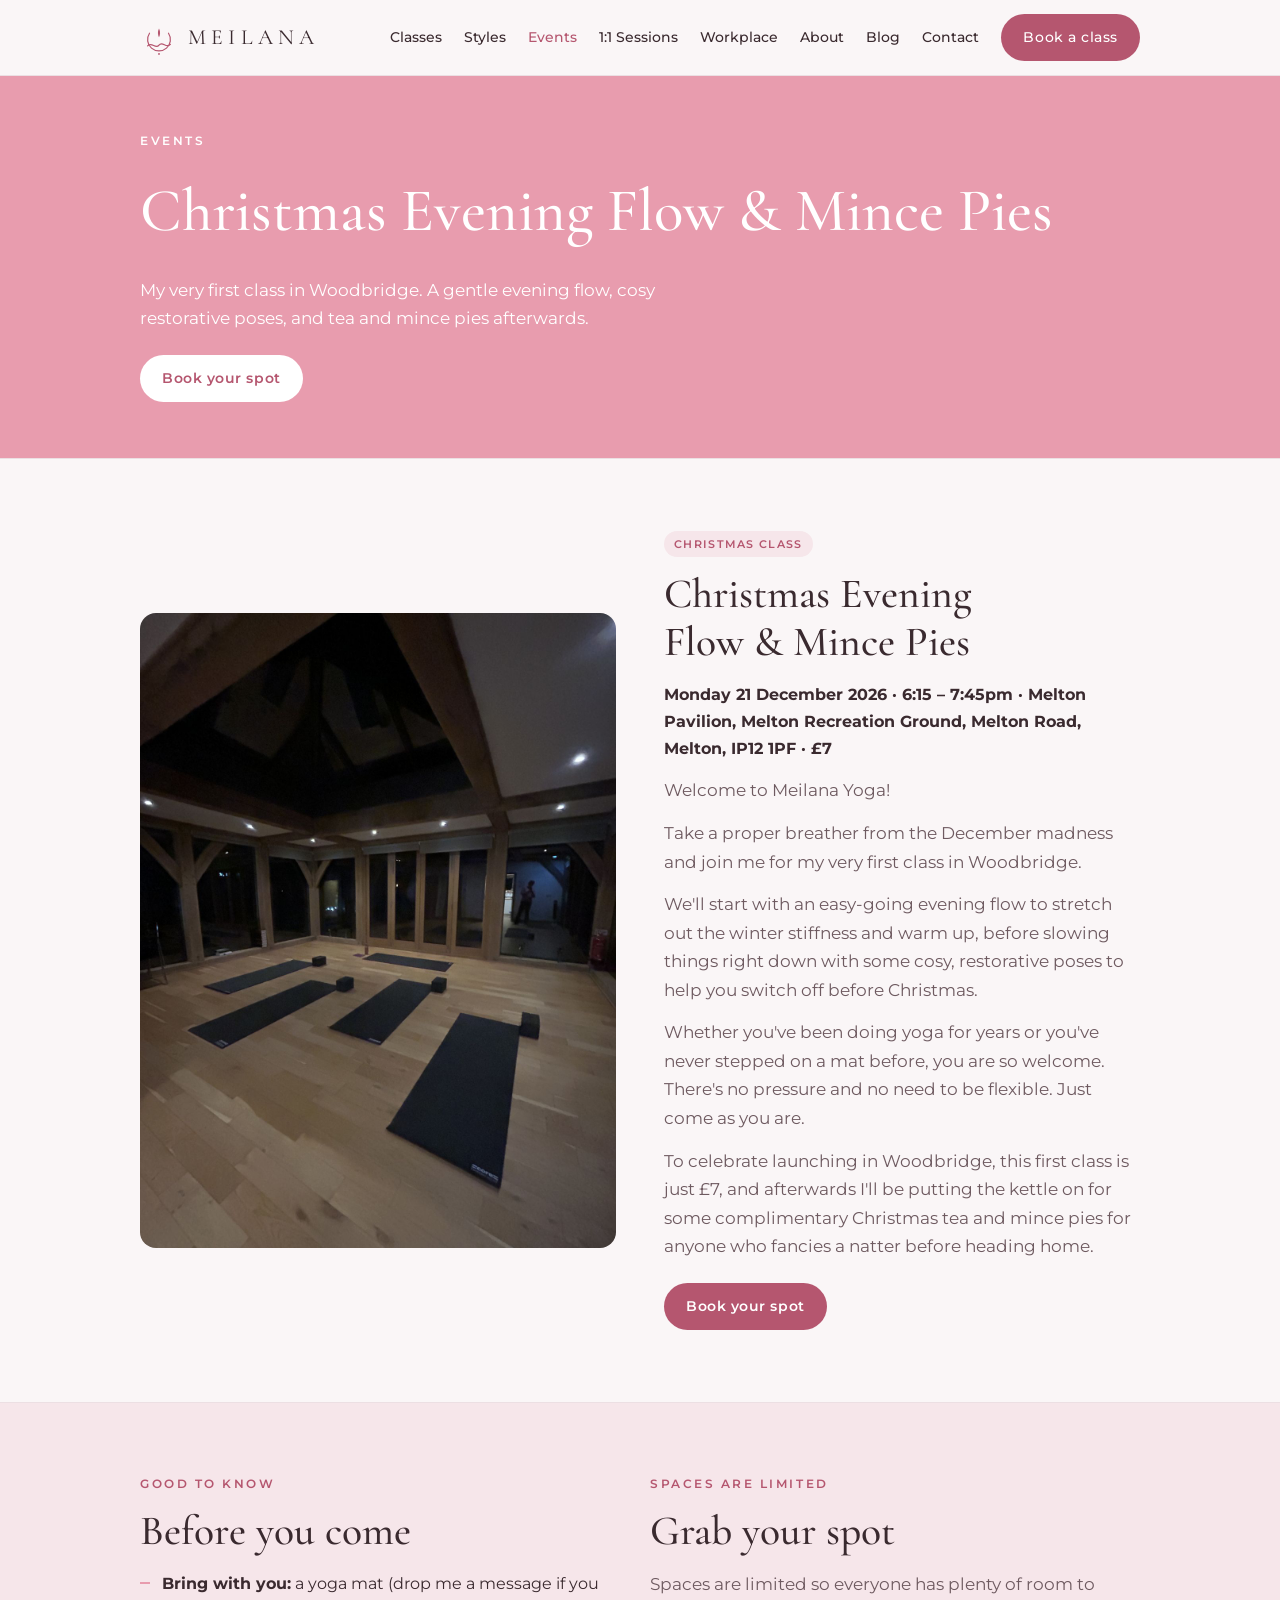
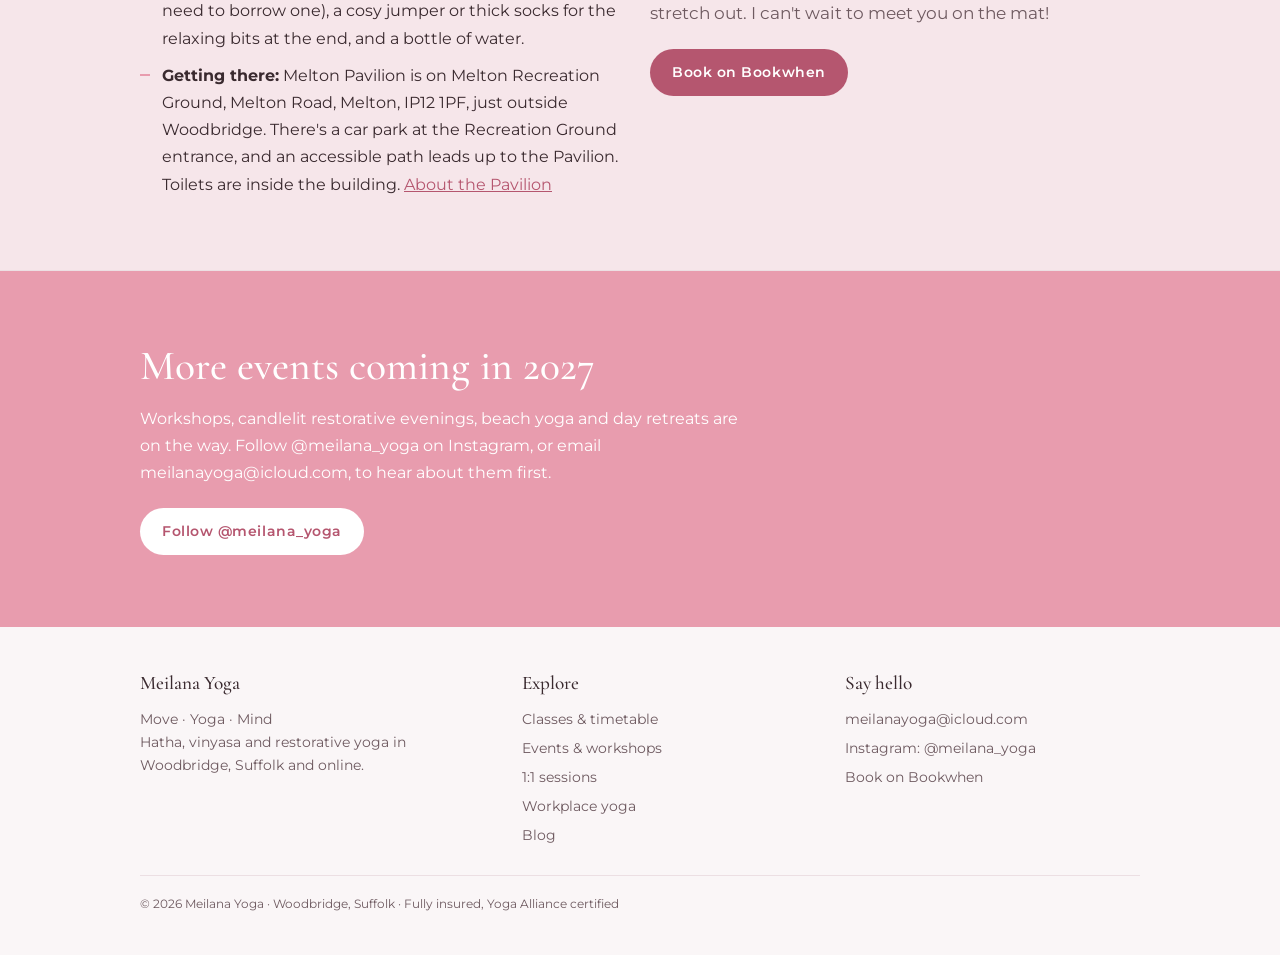
<file: events.html>
<!doctype html>
<html lang="en-GB">
<head>
<meta charset="utf-8">
<meta name="viewport" content="width=device-width, initial-scale=1">
<title>Christmas Evening Flow | Meilana Yoga</title>
<meta name="description" content="Christmas Evening Flow &amp; Mince Pies: Meilana Yoga's first class in Woodbridge. A gentle flow and restorative poses, then tea and mince pies. £7.">
<link rel="canonical" href="https://meilanayoga.co.uk/events.html">
<link rel="preconnect" href="https://fonts.googleapis.com">
<link rel="stylesheet" href="https://fonts.googleapis.com/css2?family=Cormorant+Garamond:ital,wght@0,400;0,500;0,600;1,400&family=Montserrat:wght@400;500;600&display=swap">
<link rel="stylesheet" href="assets/css/style.css">
<link rel="icon" href="assets/img/favicon/favicon.ico" sizes="any">
<link rel="icon" href="assets/img/favicon/favicon.svg" type="image/svg+xml">
<link rel="apple-touch-icon" href="assets/img/favicon/apple-touch-icon.png">
<script src="assets/js/main.js" defer></script>
</head>
<body>
<header class="site-header">
  <div class="wrap">
    <a class="logo" href="index.html"><svg viewBox="0 0 160 150" fill="none" aria-hidden="true"><path d="M 40 55 A 48 48 0 1 0 120 55" stroke="currentColor" stroke-width="5" stroke-linecap="round"/><path d="M 32 108 C 50 88 65 125 80 105 C 95 85 110 122 128 102" stroke="currentColor" stroke-width="5" stroke-linecap="round"/><path d="M 80,35 C 70,54 80,72 80,72 C 80,72 90,54 80,35 Z" fill="currentColor"/><circle cx="80" cy="142" r="4" fill="currentColor"/></svg><span>Meilana</span></a>
    <button class="nav-toggle" type="button" aria-expanded="false" aria-controls="site-nav">Menu</button>
    <nav class="nav" id="site-nav" aria-label="Main">
      <a href="classes.html">Classes</a>
      <a href="styles/index.html">Styles</a>
      <a href="events.html" aria-current="page">Events</a>
      <a href="private.html">1:1 Sessions</a>
      <a href="workplace.html">Workplace</a>
      <a href="about.html">About</a>
      <a href="blog/index.html">Blog</a>
      <a href="contact.html">Contact</a>
      <a class="btn" href="https://bookwhen.com/meilanayoga">Book a class</a>
    </nav>
  </div>
</header>
<main>
<section class="hero simple">
  <div class="wrap stack">
    <span class="eyebrow">Events</span>
    <h1>Christmas Evening Flow &amp; Mince Pies</h1>
    <p>My very first class in Woodbridge. A gentle evening flow, cosy restorative poses, and tea and mince pies afterwards.</p>
    <div class="actions"><a class="btn" href="https://bookwhen.com/meilanayoga">Book your spot</a></div>
  </div>
</section>

<section>
  <div class="wrap split">
    <img class="photo tall" src="assets/img/candlelit-studio.jpg" alt="An evening studio with soft lights and mats set out" loading="lazy">
    <div class="stack">
      <span class="tag">Christmas class</span>
      <h2>Christmas Evening Flow &amp; Mince Pies</h2>
      <p><strong>Monday 21 December 2026 · 6:15 – 7:45pm · Melton Pavilion, Melton Recreation Ground, Melton Road, Melton, IP12 1PF · £7</strong></p>
      <p class="lead">Welcome to Meilana Yoga!</p>
      <p class="lead">Take a proper breather from the December madness and join me for my very first class in Woodbridge.</p>
      <p class="lead">We'll start with an easy-going evening flow to stretch out the winter stiffness and warm up, before slowing things right down with some cosy, restorative poses to help you switch off before Christmas.</p>
      <p class="lead">Whether you've been doing yoga for years or you've never stepped on a mat before, you are so welcome. There's no pressure and no need to be flexible. Just come as you are.</p>
      <p class="lead">To celebrate launching in Woodbridge, this first class is just £7, and afterwards I'll be putting the kettle on for some complimentary Christmas tea and mince pies for anyone who fancies a natter before heading home.</p>
      <div class="actions"><a class="btn" href="https://bookwhen.com/meilanayoga">Book your spot</a></div>
    </div>
  </div>
</section>

<section class="band">
  <div class="wrap grid two">
    <div class="stack">
      <span class="eyebrow">Good to know</span>
      <h2>Before you come</h2>
      <ul class="clean">
        <li><strong>Bring with you:</strong> a yoga mat (drop me a message if you need to borrow one), a cosy jumper or thick socks for the relaxing bits at the end, and a bottle of water.</li>
        <li><strong>Getting there:</strong> Melton Pavilion is on Melton Recreation Ground, Melton Road, Melton, IP12 1PF, just outside Woodbridge. There's a car park at the Recreation Ground entrance, and an accessible path leads up to the Pavilion. Toilets are inside the building. <a href="https://melton-suffolk-pc.gov.uk/pavilion/">About the Pavilion</a></li>
      </ul>
    </div>
    <div class="stack">
      <span class="eyebrow">Spaces are limited</span>
      <h2>Grab your spot</h2>
      <p class="lead">Spaces are limited so everyone has plenty of room to stretch out. I can't wait to meet you on the mat!</p>
      <div class="actions"><a class="btn" href="https://bookwhen.com/meilanayoga">Book on Bookwhen</a></div>
    </div>
  </div>
</section>

<section class="cta">
  <div class="wrap stack">
    <h2>More events coming in 2027</h2>
    <p>Workshops, candlelit restorative evenings, beach yoga and day retreats are on the way. Follow @meilana_yoga on Instagram, or email meilanayoga@icloud.com, to hear about them first.</p>
    <div class="actions"><a class="btn" href="https://www.instagram.com/meilana_yoga/">Follow @meilana_yoga</a></div>
  </div>
</section>
</main>
<footer class="site-footer">
  <div class="wrap">
    <div>
      <h4>Meilana Yoga</h4>
      <p>Move &middot; Yoga &middot; Mind</p>
      <p>Hatha, vinyasa and restorative yoga in Woodbridge, Suffolk and online.</p>
    </div>
    <div>
      <h4>Explore</h4>
      <ul>
        <li><a href="classes.html">Classes &amp; timetable</a></li>
        <li><a href="events.html">Events &amp; workshops</a></li>
        <li><a href="private.html">1:1 sessions</a></li>
        <li><a href="workplace.html">Workplace yoga</a></li>
        <li><a href="blog/index.html">Blog</a></li>
      </ul>
    </div>
    <div>
      <h4>Say hello</h4>
      <ul>
        <li><a href="mailto:meilanayoga@icloud.com">meilanayoga@icloud.com</a></li>
        <li><a href="https://www.instagram.com/meilana_yoga/">Instagram: @meilana_yoga</a></li>
        <li><a href="https://bookwhen.com/meilanayoga">Book on Bookwhen</a></li>
      </ul>
    </div>
    <p class="small">&copy; 2026 Meilana Yoga &middot; Woodbridge, Suffolk &middot; Fully insured, Yoga Alliance certified</p>
  </div>
</footer>
</body>
</html>
</file>
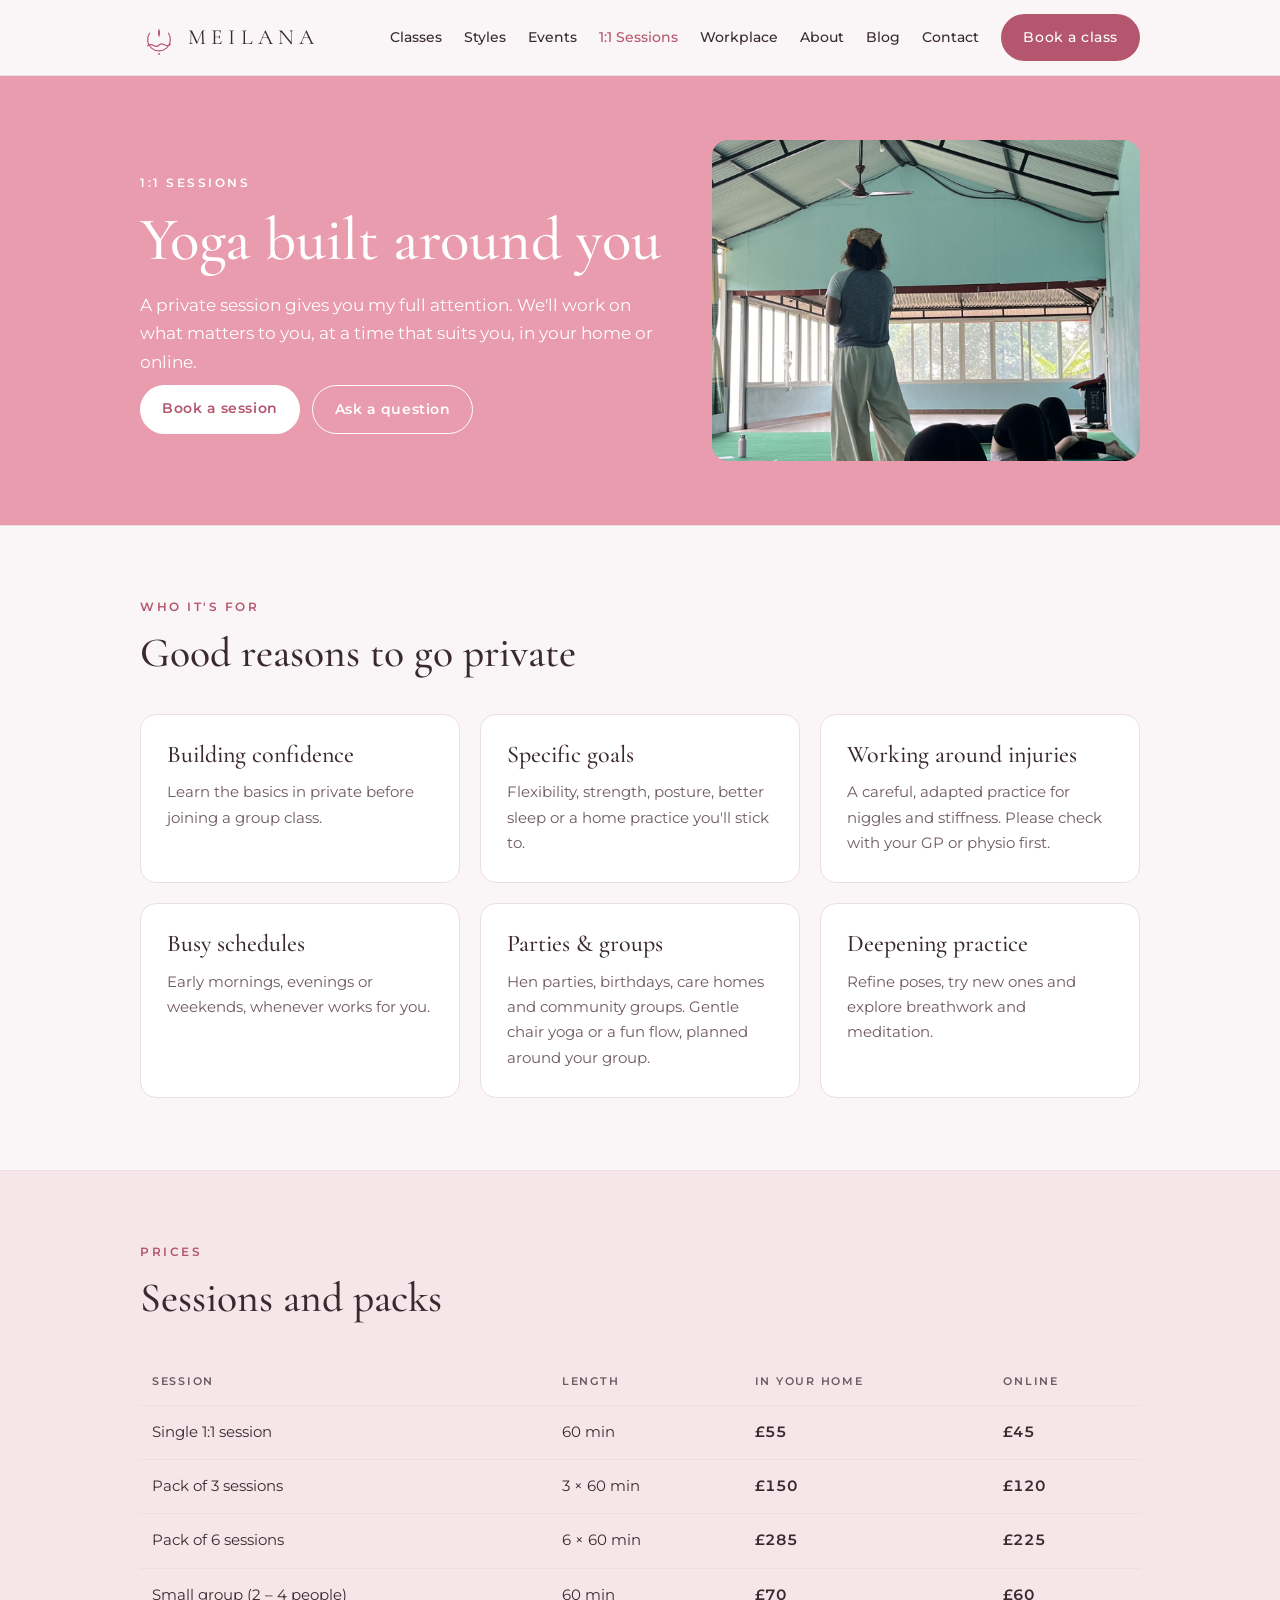
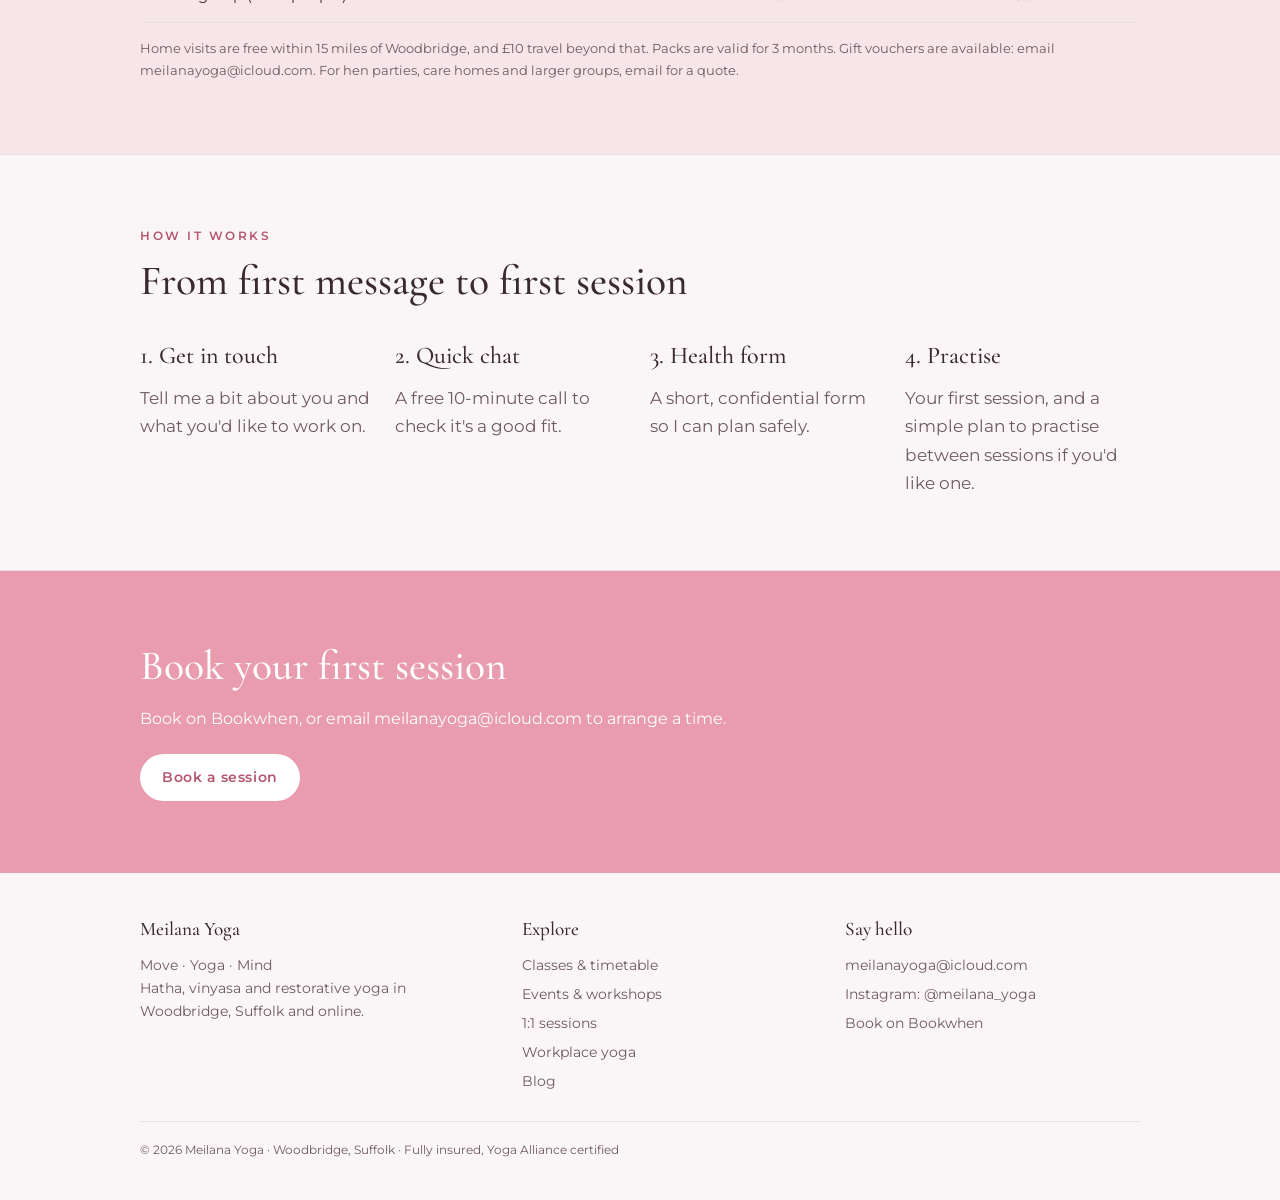
<file: private.html>
<!doctype html>
<html lang="en-GB">
<head>
<meta charset="utf-8">
<meta name="viewport" content="width=device-width, initial-scale=1">
<title>Private 1:1 Yoga | Meilana Yoga</title>
<meta name="description" content="Private yoga sessions in your home around Woodbridge, Suffolk or online, shaped around your body, goals and schedule.">
<link rel="canonical" href="https://meilanayoga.co.uk/private.html">
<link rel="preconnect" href="https://fonts.googleapis.com">
<link rel="stylesheet" href="https://fonts.googleapis.com/css2?family=Cormorant+Garamond:ital,wght@0,400;0,500;0,600;1,400&family=Montserrat:wght@400;500;600&display=swap">
<link rel="stylesheet" href="assets/css/style.css">
<link rel="icon" href="assets/img/favicon/favicon.ico" sizes="any">
<link rel="icon" href="assets/img/favicon/favicon.svg" type="image/svg+xml">
<link rel="apple-touch-icon" href="assets/img/favicon/apple-touch-icon.png">
<script src="assets/js/main.js" defer></script>
</head>
<body>
<header class="site-header">
  <div class="wrap">
    <a class="logo" href="index.html"><svg viewBox="0 0 160 150" fill="none" aria-hidden="true"><path d="M 40 55 A 48 48 0 1 0 120 55" stroke="currentColor" stroke-width="5" stroke-linecap="round"/><path d="M 32 108 C 50 88 65 125 80 105 C 95 85 110 122 128 102" stroke="currentColor" stroke-width="5" stroke-linecap="round"/><path d="M 80,35 C 70,54 80,72 80,72 C 80,72 90,54 80,35 Z" fill="currentColor"/><circle cx="80" cy="142" r="4" fill="currentColor"/></svg><span>Meilana</span></a>
    <button class="nav-toggle" type="button" aria-expanded="false" aria-controls="site-nav">Menu</button>
    <nav class="nav" id="site-nav" aria-label="Main">
      <a href="classes.html">Classes</a>
      <a href="styles/index.html">Styles</a>
      <a href="events.html">Events</a>
      <a href="private.html" aria-current="page">1:1 Sessions</a>
      <a href="workplace.html">Workplace</a>
      <a href="about.html">About</a>
      <a href="blog/index.html">Blog</a>
      <a href="contact.html">Contact</a>
      <a class="btn" href="https://bookwhen.com/meilanayoga">Book a class</a>
    </nav>
  </div>
</header>
<main>
<section class="hero">
  <div class="wrap">
    <div>
      <span class="eyebrow">1:1 sessions</span>
      <h1>Yoga built around you</h1>
      <p>A private session gives you my full attention. We'll work on what matters to you, at a time that suits you, in your home or online.</p>
      <div class="actions"><a class="btn" href="https://bookwhen.com/meilanayoga">Book a session</a><a class="btn ghost" href="contact.html">Ask a question</a></div>
    </div>
    <img class="photo" src="assets/img/private-adjustment.jpg" alt="A teacher guiding a student in a forward fold" loading="lazy">
  </div>
</section>

<section>
  <div class="wrap">
    <div class="section-head">
      <span class="eyebrow">Who it's for</span>
      <h2>Good reasons to go private</h2>
    </div>
    <div class="grid three">
      <div class="card"><h3>Building confidence</h3><p>Learn the basics in private before joining a group class.</p></div>
      <div class="card"><h3>Specific goals</h3><p>Flexibility, strength, posture, better sleep or a home practice you'll stick to.</p></div>
      <div class="card"><h3>Working around injuries</h3><p>A careful, adapted practice for niggles and stiffness. Please check with your GP or physio first.</p></div>
      <div class="card"><h3>Busy schedules</h3><p>Early mornings, evenings or weekends, whenever works for you.</p></div>
      <div class="card" id="groups"><h3>Parties &amp; groups</h3><p>Hen parties, birthdays, care homes and community groups. Gentle chair yoga or a fun flow, planned around your group.</p></div>
      <div class="card"><h3>Deepening practice</h3><p>Refine poses, try new ones and explore breathwork and meditation.</p></div>
    </div>
  </div>
</section>

<section class="band">
  <div class="wrap">
    <div class="section-head"><span class="eyebrow">Prices</span><h2>Sessions and packs</h2></div>
    <div class="table-wrap">
      <table>
        <thead><tr><th>Session</th><th>Length</th><th>In your home</th><th>Online</th></tr></thead>
        <tbody>
          <tr><td>Single 1:1 session</td><td>60 min</td><td class="num">£55</td><td class="num">£45</td></tr>
          <tr><td>Pack of 3 sessions</td><td>3 × 60 min</td><td class="num">£150</td><td class="num">£120</td></tr>
          <tr><td>Pack of 6 sessions</td><td>6 × 60 min</td><td class="num">£285</td><td class="num">£225</td></tr>
          <tr><td>Small group (2 – 4 people)</td><td>60 min</td><td class="num">£70</td><td class="num">£60</td></tr>
        </tbody>
      </table>
    </div>
    <p class="note">Home visits are free within 15 miles of Woodbridge, and £10 travel beyond that. Packs are valid for 3 months. Gift vouchers are available: email meilanayoga@icloud.com. For hen parties, care homes and larger groups, email for a quote.</p>
  </div>
</section>

<section>
  <div class="wrap">
    <div class="section-head"><span class="eyebrow">How it works</span><h2>From first message to first session</h2></div>
    <div class="grid four">
      <div class="stack"><h3>1. Get in touch</h3><p class="lead">Tell me a bit about you and what you'd like to work on.</p></div>
      <div class="stack"><h3>2. Quick chat</h3><p class="lead">A free 10-minute call to check it's a good fit.</p></div>
      <div class="stack"><h3>3. Health form</h3><p class="lead">A short, confidential form so I can plan safely.</p></div>
      <div class="stack"><h3>4. Practise</h3><p class="lead">Your first session, and a simple plan to practise between sessions if you'd like one.</p></div>
    </div>
  </div>
</section>

<section class="cta">
  <div class="wrap stack">
    <h2>Book your first session</h2>
    <p>Book on Bookwhen, or email meilanayoga@icloud.com to arrange a time.</p>
    <div class="actions"><a class="btn" href="https://bookwhen.com/meilanayoga">Book a session</a></div>
  </div>
</section>
</main>
<footer class="site-footer">
  <div class="wrap">
    <div>
      <h4>Meilana Yoga</h4>
      <p>Move &middot; Yoga &middot; Mind</p>
      <p>Hatha, vinyasa and restorative yoga in Woodbridge, Suffolk and online.</p>
    </div>
    <div>
      <h4>Explore</h4>
      <ul>
        <li><a href="classes.html">Classes &amp; timetable</a></li>
        <li><a href="events.html">Events &amp; workshops</a></li>
        <li><a href="private.html">1:1 sessions</a></li>
        <li><a href="workplace.html">Workplace yoga</a></li>
        <li><a href="blog/index.html">Blog</a></li>
      </ul>
    </div>
    <div>
      <h4>Say hello</h4>
      <ul>
        <li><a href="mailto:meilanayoga@icloud.com">meilanayoga@icloud.com</a></li>
        <li><a href="https://www.instagram.com/meilana_yoga/">Instagram: @meilana_yoga</a></li>
        <li><a href="https://bookwhen.com/meilanayoga">Book on Bookwhen</a></li>
      </ul>
    </div>
    <p class="small">&copy; 2026 Meilana Yoga &middot; Woodbridge, Suffolk &middot; Fully insured, Yoga Alliance certified</p>
  </div>
</footer>
</body>
</html>
</file>
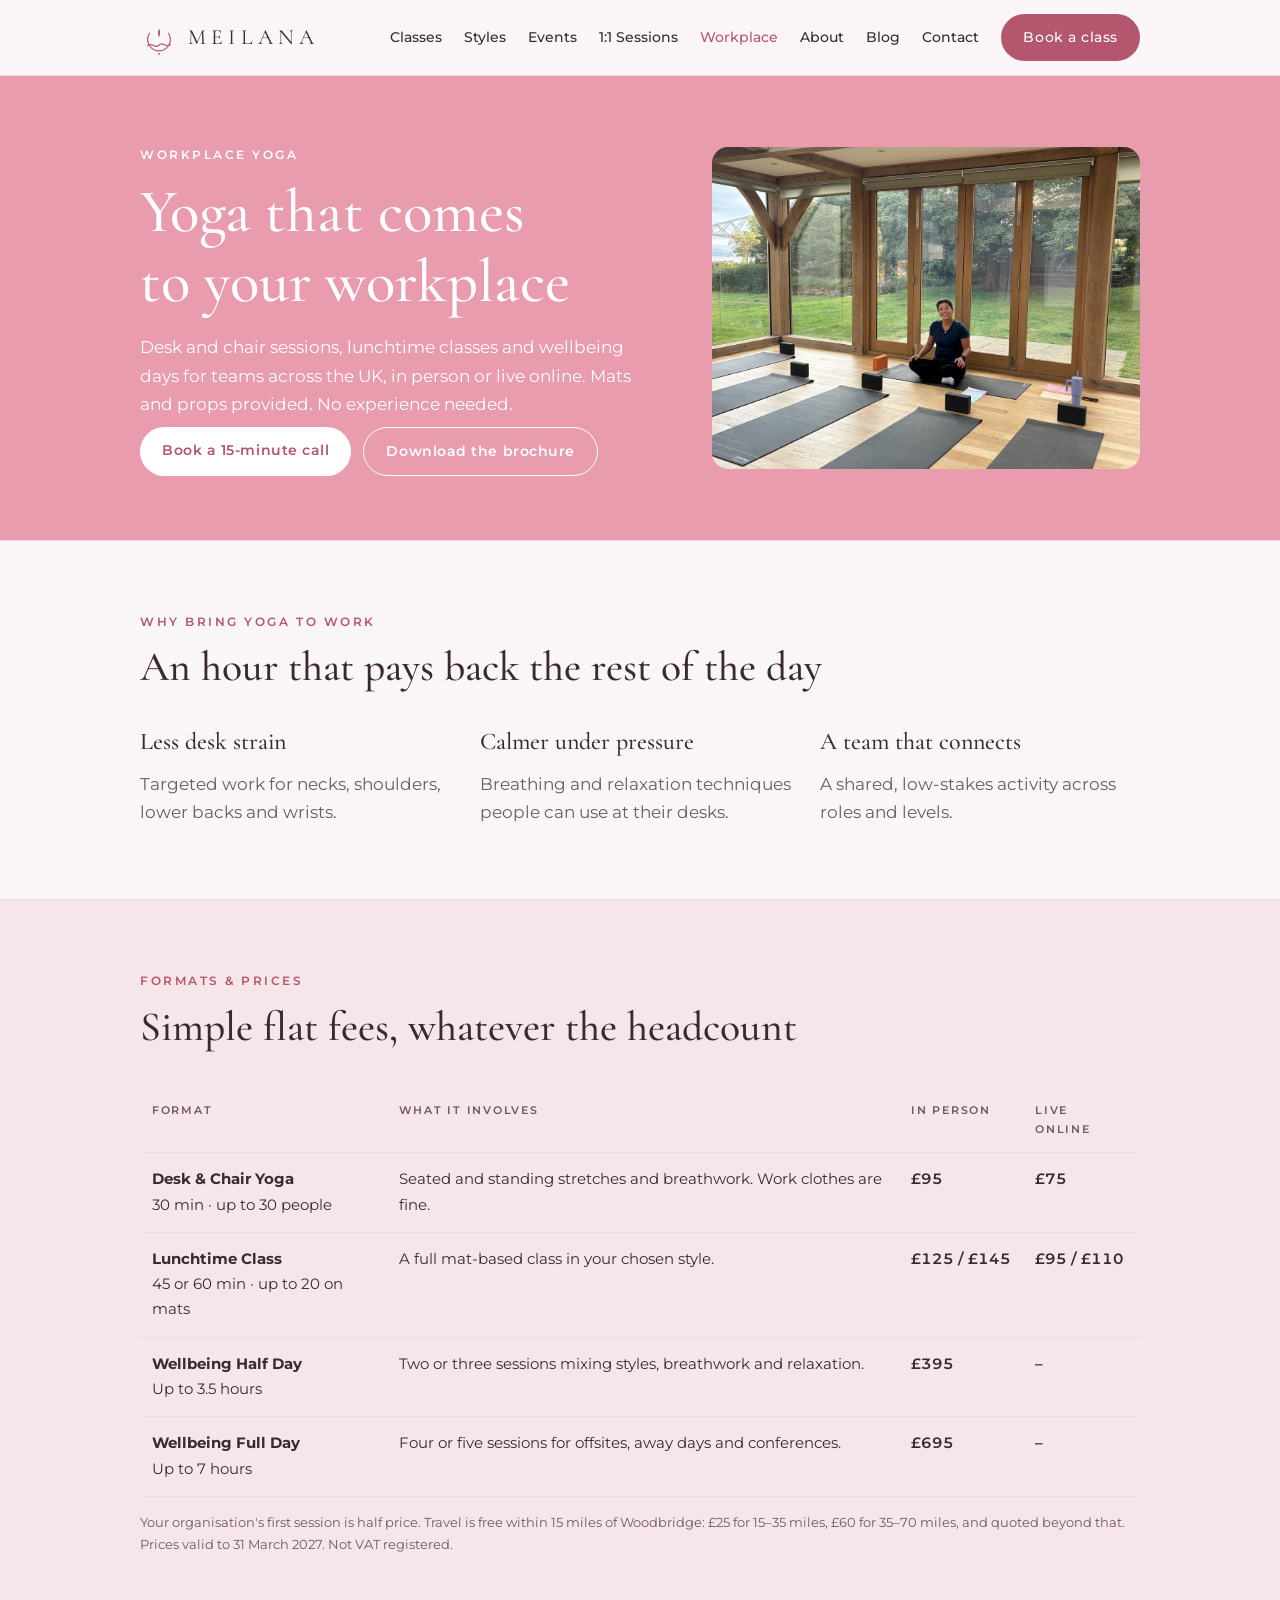
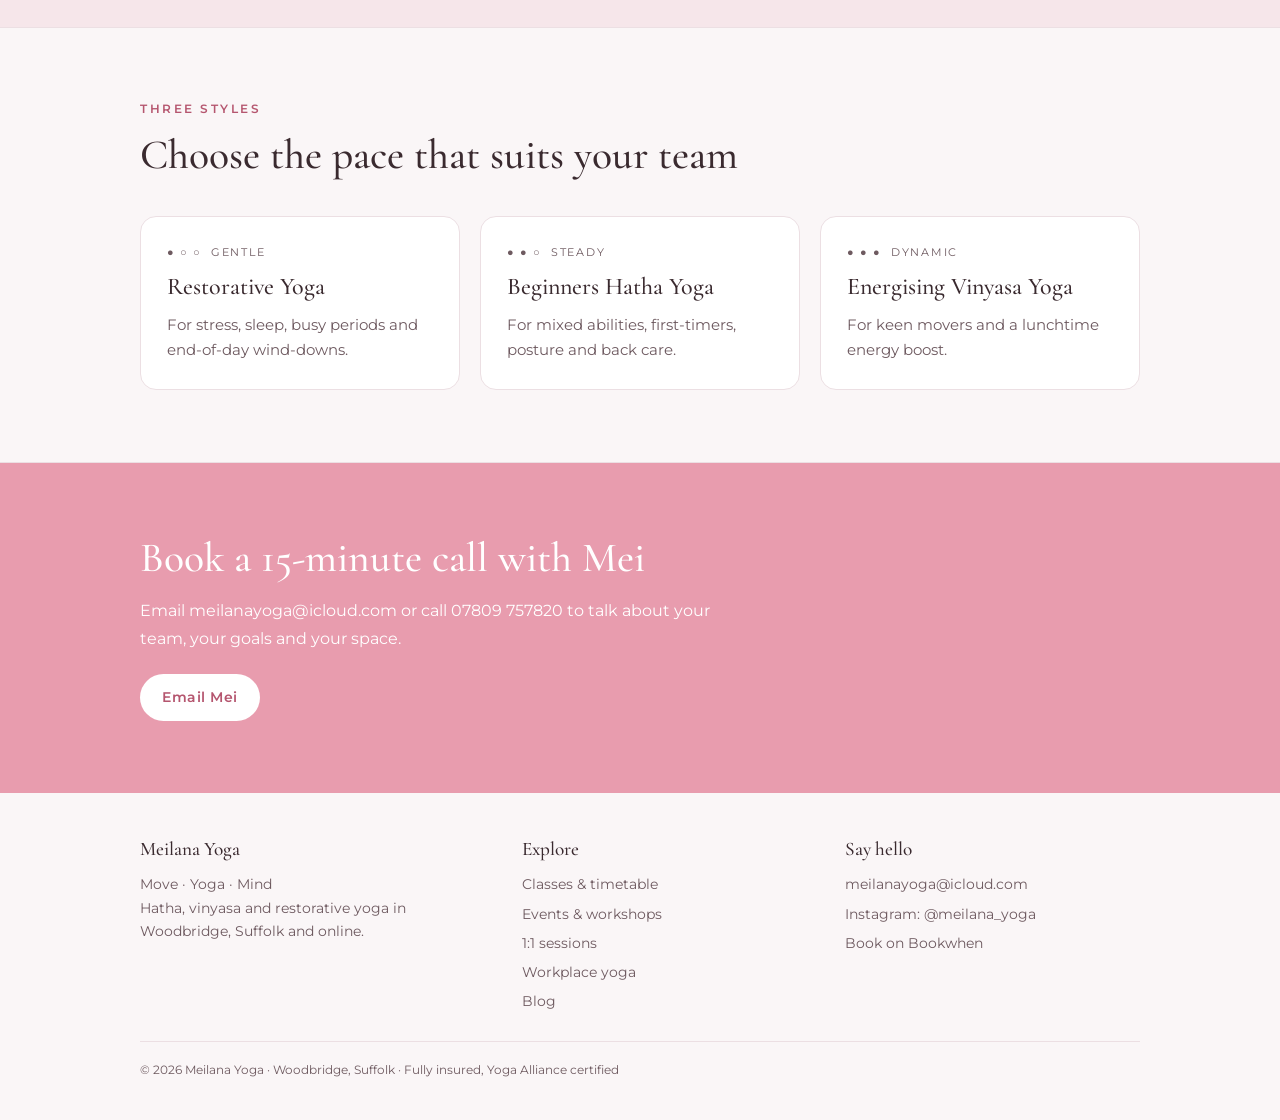
<file: workplace.html>
<!doctype html>
<html lang="en-GB">
<head>
<meta charset="utf-8">
<meta name="viewport" content="width=device-width, initial-scale=1">
<title>Workplace Yoga | Meilana Yoga</title>
<meta name="description" content="Desk and chair yoga, lunchtime classes and wellbeing days for teams across the UK, in person or online. Flat fees, mats provided, half-price taster.">
<link rel="canonical" href="https://meilanayoga.co.uk/workplace.html">
<link rel="preconnect" href="https://fonts.googleapis.com">
<link rel="stylesheet" href="https://fonts.googleapis.com/css2?family=Cormorant+Garamond:ital,wght@0,400;0,500;0,600;1,400&family=Montserrat:wght@400;500;600&display=swap">
<link rel="stylesheet" href="assets/css/style.css">
<link rel="icon" href="assets/img/favicon/favicon.ico" sizes="any">
<link rel="icon" href="assets/img/favicon/favicon.svg" type="image/svg+xml">
<link rel="apple-touch-icon" href="assets/img/favicon/apple-touch-icon.png">
<script src="assets/js/main.js" defer></script>
</head>
<body>
<header class="site-header">
  <div class="wrap">
    <a class="logo" href="index.html"><svg viewBox="0 0 160 150" fill="none" aria-hidden="true"><path d="M 40 55 A 48 48 0 1 0 120 55" stroke="currentColor" stroke-width="5" stroke-linecap="round"/><path d="M 32 108 C 50 88 65 125 80 105 C 95 85 110 122 128 102" stroke="currentColor" stroke-width="5" stroke-linecap="round"/><path d="M 80,35 C 70,54 80,72 80,72 C 80,72 90,54 80,35 Z" fill="currentColor"/><circle cx="80" cy="142" r="4" fill="currentColor"/></svg><span>Meilana</span></a>
    <button class="nav-toggle" type="button" aria-expanded="false" aria-controls="site-nav">Menu</button>
    <nav class="nav" id="site-nav" aria-label="Main">
      <a href="classes.html">Classes</a>
      <a href="styles/index.html">Styles</a>
      <a href="events.html">Events</a>
      <a href="private.html">1:1 Sessions</a>
      <a href="workplace.html" aria-current="page">Workplace</a>
      <a href="about.html">About</a>
      <a href="blog/index.html">Blog</a>
      <a href="contact.html">Contact</a>
      <a class="btn" href="https://bookwhen.com/meilanayoga">Book a class</a>
    </nav>
  </div>
</header>
<main>
<section class="hero">
  <div class="wrap">
    <div>
      <span class="eyebrow">Workplace yoga</span>
      <h1>Yoga that comes to your workplace</h1>
      <p>Desk and chair sessions, lunchtime classes and wellbeing days for teams across the UK, in person or live online. Mats and props provided. No experience needed.</p>
      <div class="actions"><a class="btn" href="mailto:meilanayoga@icloud.com?subject=Workplace%20yoga%20enquiry">Book a 15-minute call</a><a class="btn ghost" href="assets/downloads/meilana-workplace-yoga-brochure.pdf">Download the brochure</a></div>
    </div>
    <img class="photo" src="assets/img/studio-ready.jpg" alt="Mei sitting on a mat in a bright studio with mats and blocks set out for a group" loading="lazy">
  </div>
</section>

<section>
  <div class="wrap">
    <div class="section-head"><span class="eyebrow">Why bring yoga to work</span><h2>An hour that pays back the rest of the day</h2></div>
    <div class="grid three">
      <div class="stack"><h3>Less desk strain</h3><p class="lead">Targeted work for necks, shoulders, lower backs and wrists.</p></div>
      <div class="stack"><h3>Calmer under pressure</h3><p class="lead">Breathing and relaxation techniques people can use at their desks.</p></div>
      <div class="stack"><h3>A team that connects</h3><p class="lead">A shared, low-stakes activity across roles and levels.</p></div>
    </div>
  </div>
</section>

<section class="band">
  <div class="wrap">
    <div class="section-head"><span class="eyebrow">Formats &amp; prices</span><h2>Simple flat fees, whatever the headcount</h2></div>
    <div class="table-wrap">
      <table>
        <thead><tr><th>Format</th><th>What it involves</th><th>In person</th><th>Live online</th></tr></thead>
        <tbody>
          <tr><td><strong>Desk &amp; Chair Yoga</strong><br>30 min · up to 30 people</td><td>Seated and standing stretches and breathwork. Work clothes are fine.</td><td class="num">£95</td><td class="num">£75</td></tr>
          <tr><td><strong>Lunchtime Class</strong><br>45 or 60 min · up to 20 on mats</td><td>A full mat-based class in your chosen style.</td><td class="num">£125 / £145</td><td class="num">£95 / £110</td></tr>
          <tr><td><strong>Wellbeing Half Day</strong><br>Up to 3.5 hours</td><td>Two or three sessions mixing styles, breathwork and relaxation.</td><td class="num">£395</td><td class="num">–</td></tr>
          <tr><td><strong>Wellbeing Full Day</strong><br>Up to 7 hours</td><td>Four or five sessions for offsites, away days and conferences.</td><td class="num">£695</td><td class="num">–</td></tr>
        </tbody>
      </table>
    </div>
    <p class="note">Your organisation's first session is half price. Travel is free within 15 miles of Woodbridge: £25 for 15–35 miles, £60 for 35–70 miles, and quoted beyond that. Prices valid to 31 March 2027. Not VAT registered.</p>
  </div>
</section>

<section>
  <div class="wrap">
    <div class="section-head"><span class="eyebrow">Three styles</span><h2>Choose the pace that suits your team</h2></div>
    <div class="grid three">
      <a class="card" href="styles/restorative.html" style="text-decoration:none;color:inherit"><span class="pace">● ○ ○ &nbsp;Gentle</span><h3>Restorative Yoga</h3><p>For stress, sleep, busy periods and end-of-day wind-downs.</p></a>
      <a class="card" href="styles/hatha.html" style="text-decoration:none;color:inherit"><span class="pace">● ● ○ &nbsp;Steady</span><h3>Beginners Hatha Yoga</h3><p>For mixed abilities, first-timers, posture and back care.</p></a>
      <a class="card" href="styles/vinyasa.html" style="text-decoration:none;color:inherit"><span class="pace">● ● ● &nbsp;Dynamic</span><h3>Energising Vinyasa Yoga</h3><p>For keen movers and a lunchtime energy boost.</p></a>
    </div>
  </div>
</section>

<section class="cta">
  <div class="wrap stack">
    <h2>Book a 15-minute call with Mei</h2>
    <p>Email meilanayoga@icloud.com or call 07809 757820 to talk about your team, your goals and your space.</p>
    <div class="actions"><a class="btn" href="mailto:meilanayoga@icloud.com?subject=Workplace%20yoga%20enquiry">Email Mei</a></div>
  </div>
</section>
</main>
<footer class="site-footer">
  <div class="wrap">
    <div>
      <h4>Meilana Yoga</h4>
      <p>Move &middot; Yoga &middot; Mind</p>
      <p>Hatha, vinyasa and restorative yoga in Woodbridge, Suffolk and online.</p>
    </div>
    <div>
      <h4>Explore</h4>
      <ul>
        <li><a href="classes.html">Classes &amp; timetable</a></li>
        <li><a href="events.html">Events &amp; workshops</a></li>
        <li><a href="private.html">1:1 sessions</a></li>
        <li><a href="workplace.html">Workplace yoga</a></li>
        <li><a href="blog/index.html">Blog</a></li>
      </ul>
    </div>
    <div>
      <h4>Say hello</h4>
      <ul>
        <li><a href="mailto:meilanayoga@icloud.com">meilanayoga@icloud.com</a></li>
        <li><a href="https://www.instagram.com/meilana_yoga/">Instagram: @meilana_yoga</a></li>
        <li><a href="https://bookwhen.com/meilanayoga">Book on Bookwhen</a></li>
      </ul>
    </div>
    <p class="small">&copy; 2026 Meilana Yoga &middot; Woodbridge, Suffolk &middot; Fully insured, Yoga Alliance certified</p>
  </div>
</footer>
</body>
</html>
</file>
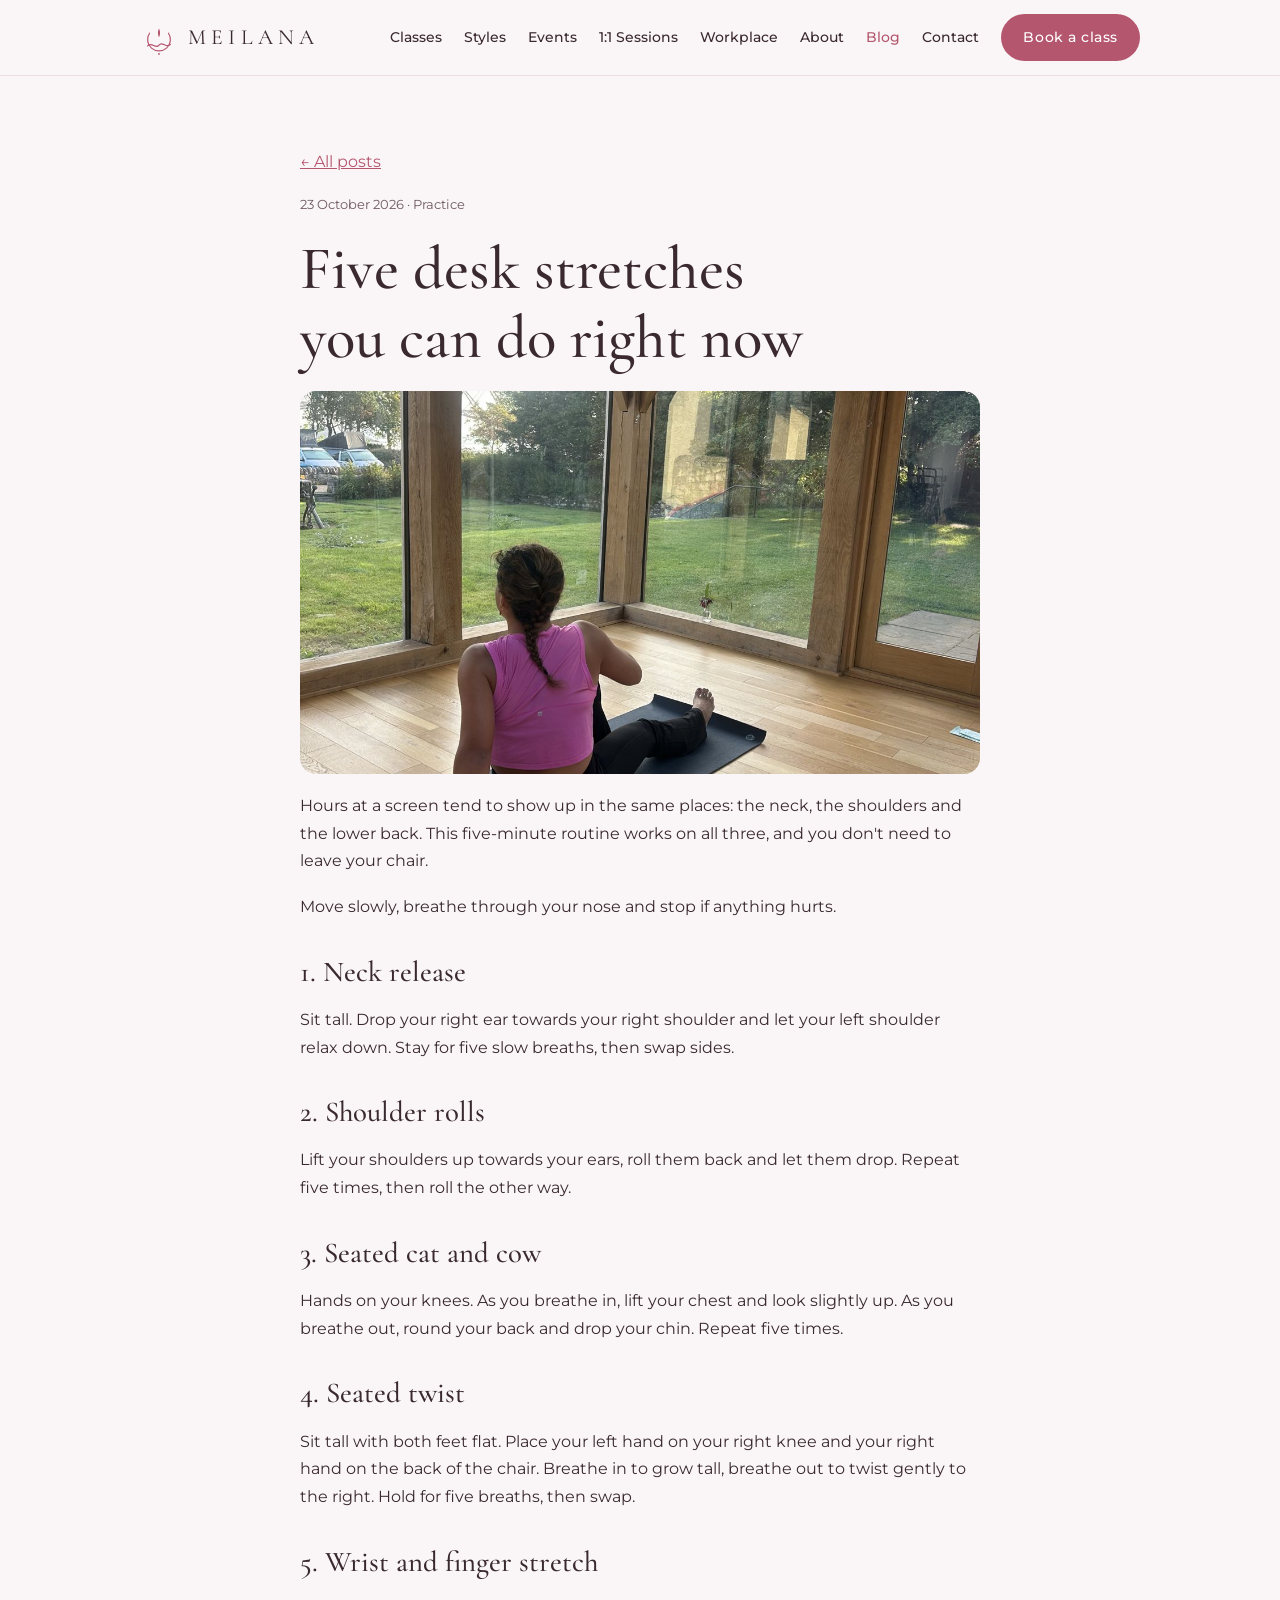
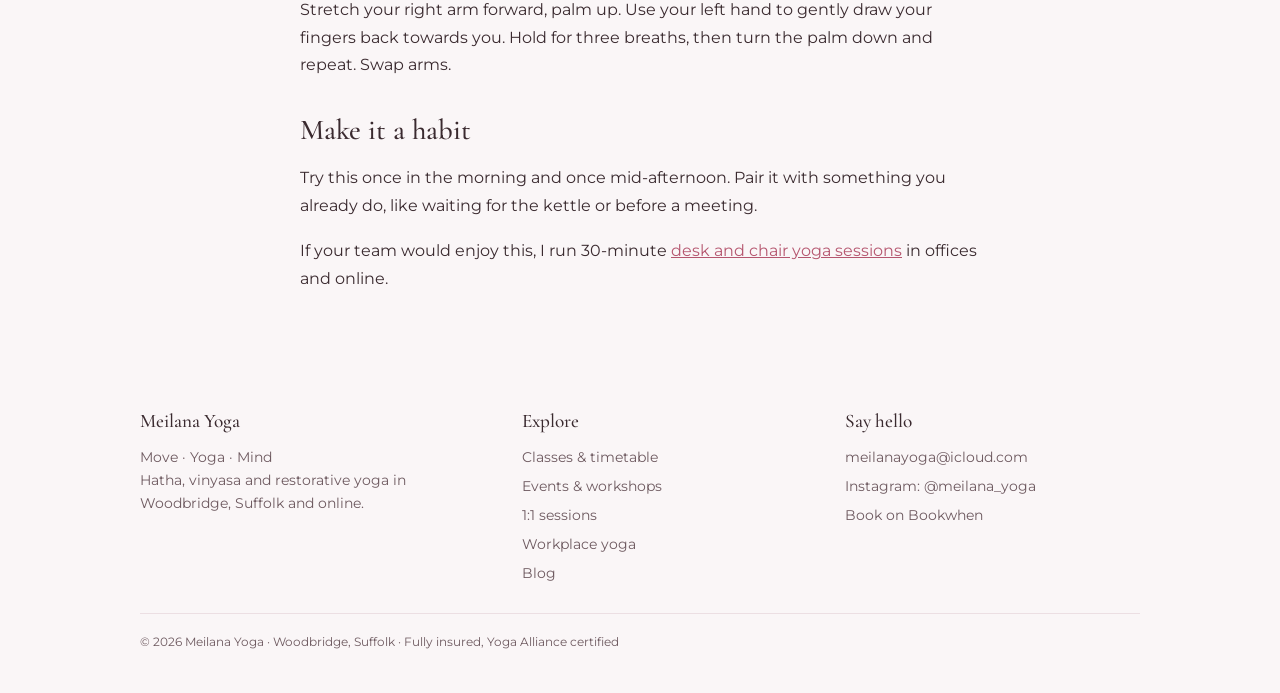
<file: blog/desk-yoga.html>
<!doctype html>
<html lang="en-GB">
<head>
<meta charset="utf-8">
<meta name="viewport" content="width=device-width, initial-scale=1">
<title>Five Desk Stretches You Can Do Right Now | Blog</title>
<meta name="description" content="A five-minute desk yoga routine for stiff necks, shoulders and backs, from Meilana Yoga.">
<link rel="canonical" href="https://meilanayoga.co.uk/blog/desk-yoga.html">
<link rel="preconnect" href="https://fonts.googleapis.com">
<link rel="stylesheet" href="https://fonts.googleapis.com/css2?family=Cormorant+Garamond:ital,wght@0,400;0,500;0,600;1,400&family=Montserrat:wght@400;500;600&display=swap">
<link rel="stylesheet" href="../assets/css/style.css">
<link rel="icon" href="../assets/img/favicon/favicon.ico" sizes="any">
<link rel="icon" href="../assets/img/favicon/favicon.svg" type="image/svg+xml">
<link rel="apple-touch-icon" href="../assets/img/favicon/apple-touch-icon.png">
<script src="../assets/js/main.js" defer></script>
</head>
<body>
<header class="site-header">
  <div class="wrap">
    <a class="logo" href="../index.html"><svg viewBox="0 0 160 150" fill="none" aria-hidden="true"><path d="M 40 55 A 48 48 0 1 0 120 55" stroke="currentColor" stroke-width="5" stroke-linecap="round"/><path d="M 32 108 C 50 88 65 125 80 105 C 95 85 110 122 128 102" stroke="currentColor" stroke-width="5" stroke-linecap="round"/><path d="M 80,35 C 70,54 80,72 80,72 C 80,72 90,54 80,35 Z" fill="currentColor"/><circle cx="80" cy="142" r="4" fill="currentColor"/></svg><span>Meilana</span></a>
    <button class="nav-toggle" type="button" aria-expanded="false" aria-controls="site-nav">Menu</button>
    <nav class="nav" id="site-nav" aria-label="Main">
      <a href="../classes.html">Classes</a>
      <a href="../styles/index.html">Styles</a>
      <a href="../events.html">Events</a>
      <a href="../private.html">1:1 Sessions</a>
      <a href="../workplace.html">Workplace</a>
      <a href="../about.html">About</a>
      <a href="../blog/index.html" aria-current="page">Blog</a>
      <a href="../contact.html">Contact</a>
      <a class="btn" href="https://bookwhen.com/meilanayoga">Book a class</a>
    </nav>
  </div>
</header>
<main>
<section>
  <div class="wrap narrow prose">
    <a class="more" href="index.html">&larr; All posts</a>
    <p class="post-meta">23 October 2026 · Practice</p>
    <h1>Five desk stretches you can do right now</h1>
    <img class="photo wide" src="../assets/img/seated-twist.jpg" alt="Mei in a seated twist" loading="lazy">
    <p>Hours at a screen tend to show up in the same places: the neck, the shoulders and the lower back. This five-minute routine works on all three, and you don't need to leave your chair.</p>
    <p>Move slowly, breathe through your nose and stop if anything hurts.</p>
    <h2>1. Neck release</h2>
    <p>Sit tall. Drop your right ear towards your right shoulder and let your left shoulder relax down. Stay for five slow breaths, then swap sides.</p>
    <h2>2. Shoulder rolls</h2>
    <p>Lift your shoulders up towards your ears, roll them back and let them drop. Repeat five times, then roll the other way.</p>
    <h2>3. Seated cat and cow</h2>
    <p>Hands on your knees. As you breathe in, lift your chest and look slightly up. As you breathe out, round your back and drop your chin. Repeat five times.</p>
    <h2>4. Seated twist</h2>
    <p>Sit tall with both feet flat. Place your left hand on your right knee and your right hand on the back of the chair. Breathe in to grow tall, breathe out to twist gently to the right. Hold for five breaths, then swap.</p>
    <h2>5. Wrist and finger stretch</h2>
    <p>Stretch your right arm forward, palm up. Use your left hand to gently draw your fingers back towards you. Hold for three breaths, then turn the palm down and repeat. Swap arms.</p>
    <h2>Make it a habit</h2>
    <p>Try this once in the morning and once mid-afternoon. Pair it with something you already do, like waiting for the kettle or before a meeting.</p>
    <p>If your team would enjoy this, I run 30-minute <a href="../workplace.html">desk and chair yoga sessions</a> in offices and online.</p>
  </div>
</section>
</main>
<footer class="site-footer">
  <div class="wrap">
    <div>
      <h4>Meilana Yoga</h4>
      <p>Move &middot; Yoga &middot; Mind</p>
      <p>Hatha, vinyasa and restorative yoga in Woodbridge, Suffolk and online.</p>
    </div>
    <div>
      <h4>Explore</h4>
      <ul>
        <li><a href="../classes.html">Classes &amp; timetable</a></li>
        <li><a href="../events.html">Events &amp; workshops</a></li>
        <li><a href="../private.html">1:1 sessions</a></li>
        <li><a href="../workplace.html">Workplace yoga</a></li>
        <li><a href="../blog/index.html">Blog</a></li>
      </ul>
    </div>
    <div>
      <h4>Say hello</h4>
      <ul>
        <li><a href="mailto:meilanayoga@icloud.com">meilanayoga@icloud.com</a></li>
        <li><a href="https://www.instagram.com/meilana_yoga/">Instagram: @meilana_yoga</a></li>
        <li><a href="https://bookwhen.com/meilanayoga">Book on Bookwhen</a></li>
      </ul>
    </div>
    <p class="small">&copy; 2026 Meilana Yoga &middot; Woodbridge, Suffolk &middot; Fully insured, Yoga Alliance certified</p>
  </div>
</footer>
</body>
</html>
</file>
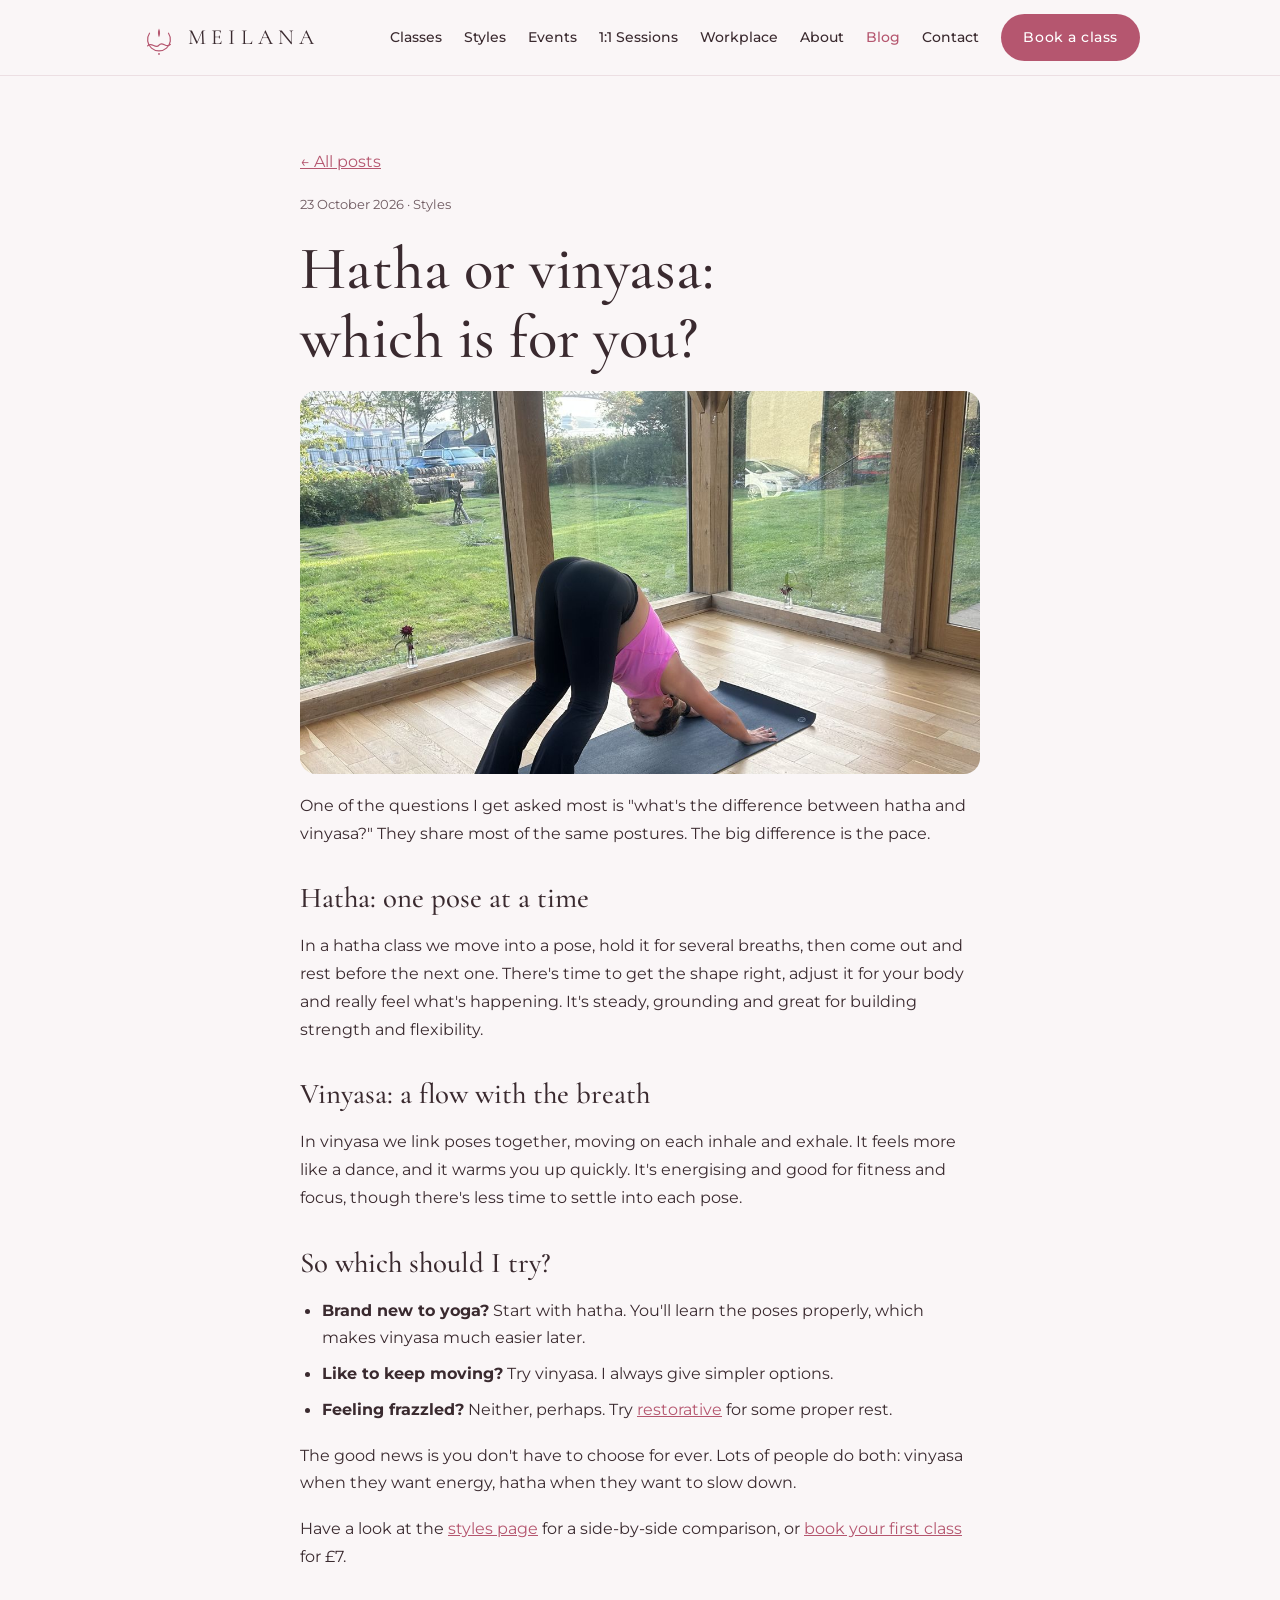
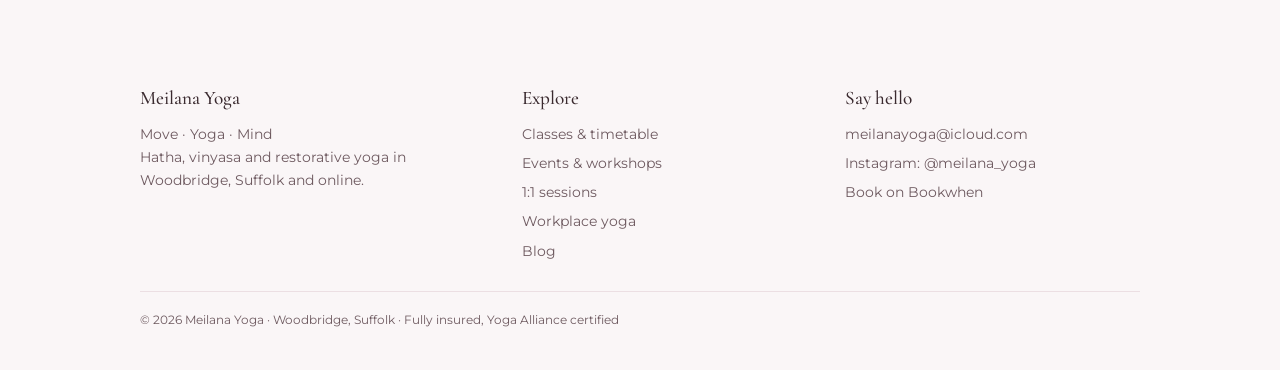
<file: blog/hatha-vs-vinyasa.html>
<!doctype html>
<html lang="en-GB">
<head>
<meta charset="utf-8">
<meta name="viewport" content="width=device-width, initial-scale=1">
<title>Hatha or Vinyasa: Which Is for You? | Blog</title>
<meta name="description" content="The difference between hatha and vinyasa yoga, and how to choose your first class, from Meilana Yoga in Woodbridge.">
<link rel="canonical" href="https://meilanayoga.co.uk/blog/hatha-vs-vinyasa.html">
<link rel="preconnect" href="https://fonts.googleapis.com">
<link rel="stylesheet" href="https://fonts.googleapis.com/css2?family=Cormorant+Garamond:ital,wght@0,400;0,500;0,600;1,400&family=Montserrat:wght@400;500;600&display=swap">
<link rel="stylesheet" href="../assets/css/style.css">
<link rel="icon" href="../assets/img/favicon/favicon.ico" sizes="any">
<link rel="icon" href="../assets/img/favicon/favicon.svg" type="image/svg+xml">
<link rel="apple-touch-icon" href="../assets/img/favicon/apple-touch-icon.png">
<script src="../assets/js/main.js" defer></script>
</head>
<body>
<header class="site-header">
  <div class="wrap">
    <a class="logo" href="../index.html"><svg viewBox="0 0 160 150" fill="none" aria-hidden="true"><path d="M 40 55 A 48 48 0 1 0 120 55" stroke="currentColor" stroke-width="5" stroke-linecap="round"/><path d="M 32 108 C 50 88 65 125 80 105 C 95 85 110 122 128 102" stroke="currentColor" stroke-width="5" stroke-linecap="round"/><path d="M 80,35 C 70,54 80,72 80,72 C 80,72 90,54 80,35 Z" fill="currentColor"/><circle cx="80" cy="142" r="4" fill="currentColor"/></svg><span>Meilana</span></a>
    <button class="nav-toggle" type="button" aria-expanded="false" aria-controls="site-nav">Menu</button>
    <nav class="nav" id="site-nav" aria-label="Main">
      <a href="../classes.html">Classes</a>
      <a href="../styles/index.html">Styles</a>
      <a href="../events.html">Events</a>
      <a href="../private.html">1:1 Sessions</a>
      <a href="../workplace.html">Workplace</a>
      <a href="../about.html">About</a>
      <a href="../blog/index.html" aria-current="page">Blog</a>
      <a href="../contact.html">Contact</a>
      <a class="btn" href="https://bookwhen.com/meilanayoga">Book a class</a>
    </nav>
  </div>
</header>
<main>
<section>
  <div class="wrap narrow prose">
    <a class="more" href="index.html">&larr; All posts</a>
    <p class="post-meta">23 October 2026 · Styles</p>
    <h1>Hatha or vinyasa: which is for you?</h1>
    <img class="photo wide" src="../assets/img/vinyasa-downward-dog.jpg" alt="Mei in downward-facing dog" loading="lazy">
    <p>One of the questions I get asked most is "what's the difference between hatha and vinyasa?" They share most of the same postures. The big difference is the pace.</p>
    <h2>Hatha: one pose at a time</h2>
    <p>In a hatha class we move into a pose, hold it for several breaths, then come out and rest before the next one. There's time to get the shape right, adjust it for your body and really feel what's happening. It's steady, grounding and great for building strength and flexibility.</p>
    <h2>Vinyasa: a flow with the breath</h2>
    <p>In vinyasa we link poses together, moving on each inhale and exhale. It feels more like a dance, and it warms you up quickly. It's energising and good for fitness and focus, though there's less time to settle into each pose.</p>
    <h2>So which should I try?</h2>
    <ul>
      <li><strong>Brand new to yoga?</strong> Start with hatha. You'll learn the poses properly, which makes vinyasa much easier later.</li>
      <li><strong>Like to keep moving?</strong> Try vinyasa. I always give simpler options.</li>
      <li><strong>Feeling frazzled?</strong> Neither, perhaps. Try <a href="../styles/restorative.html">restorative</a> for some proper rest.</li>
    </ul>
    <p>The good news is you don't have to choose for ever. Lots of people do both: vinyasa when they want energy, hatha when they want to slow down.</p>
    <p>Have a look at the <a href="../styles/index.html">styles page</a> for a side-by-side comparison, or <a href="../classes.html">book your first class</a> for £7.</p>
  </div>
</section>
</main>
<footer class="site-footer">
  <div class="wrap">
    <div>
      <h4>Meilana Yoga</h4>
      <p>Move &middot; Yoga &middot; Mind</p>
      <p>Hatha, vinyasa and restorative yoga in Woodbridge, Suffolk and online.</p>
    </div>
    <div>
      <h4>Explore</h4>
      <ul>
        <li><a href="../classes.html">Classes &amp; timetable</a></li>
        <li><a href="../events.html">Events &amp; workshops</a></li>
        <li><a href="../private.html">1:1 sessions</a></li>
        <li><a href="../workplace.html">Workplace yoga</a></li>
        <li><a href="../blog/index.html">Blog</a></li>
      </ul>
    </div>
    <div>
      <h4>Say hello</h4>
      <ul>
        <li><a href="mailto:meilanayoga@icloud.com">meilanayoga@icloud.com</a></li>
        <li><a href="https://www.instagram.com/meilana_yoga/">Instagram: @meilana_yoga</a></li>
        <li><a href="https://bookwhen.com/meilanayoga">Book on Bookwhen</a></li>
      </ul>
    </div>
    <p class="small">&copy; 2026 Meilana Yoga &middot; Woodbridge, Suffolk &middot; Fully insured, Yoga Alliance certified</p>
  </div>
</footer>
</body>
</html>
</file>
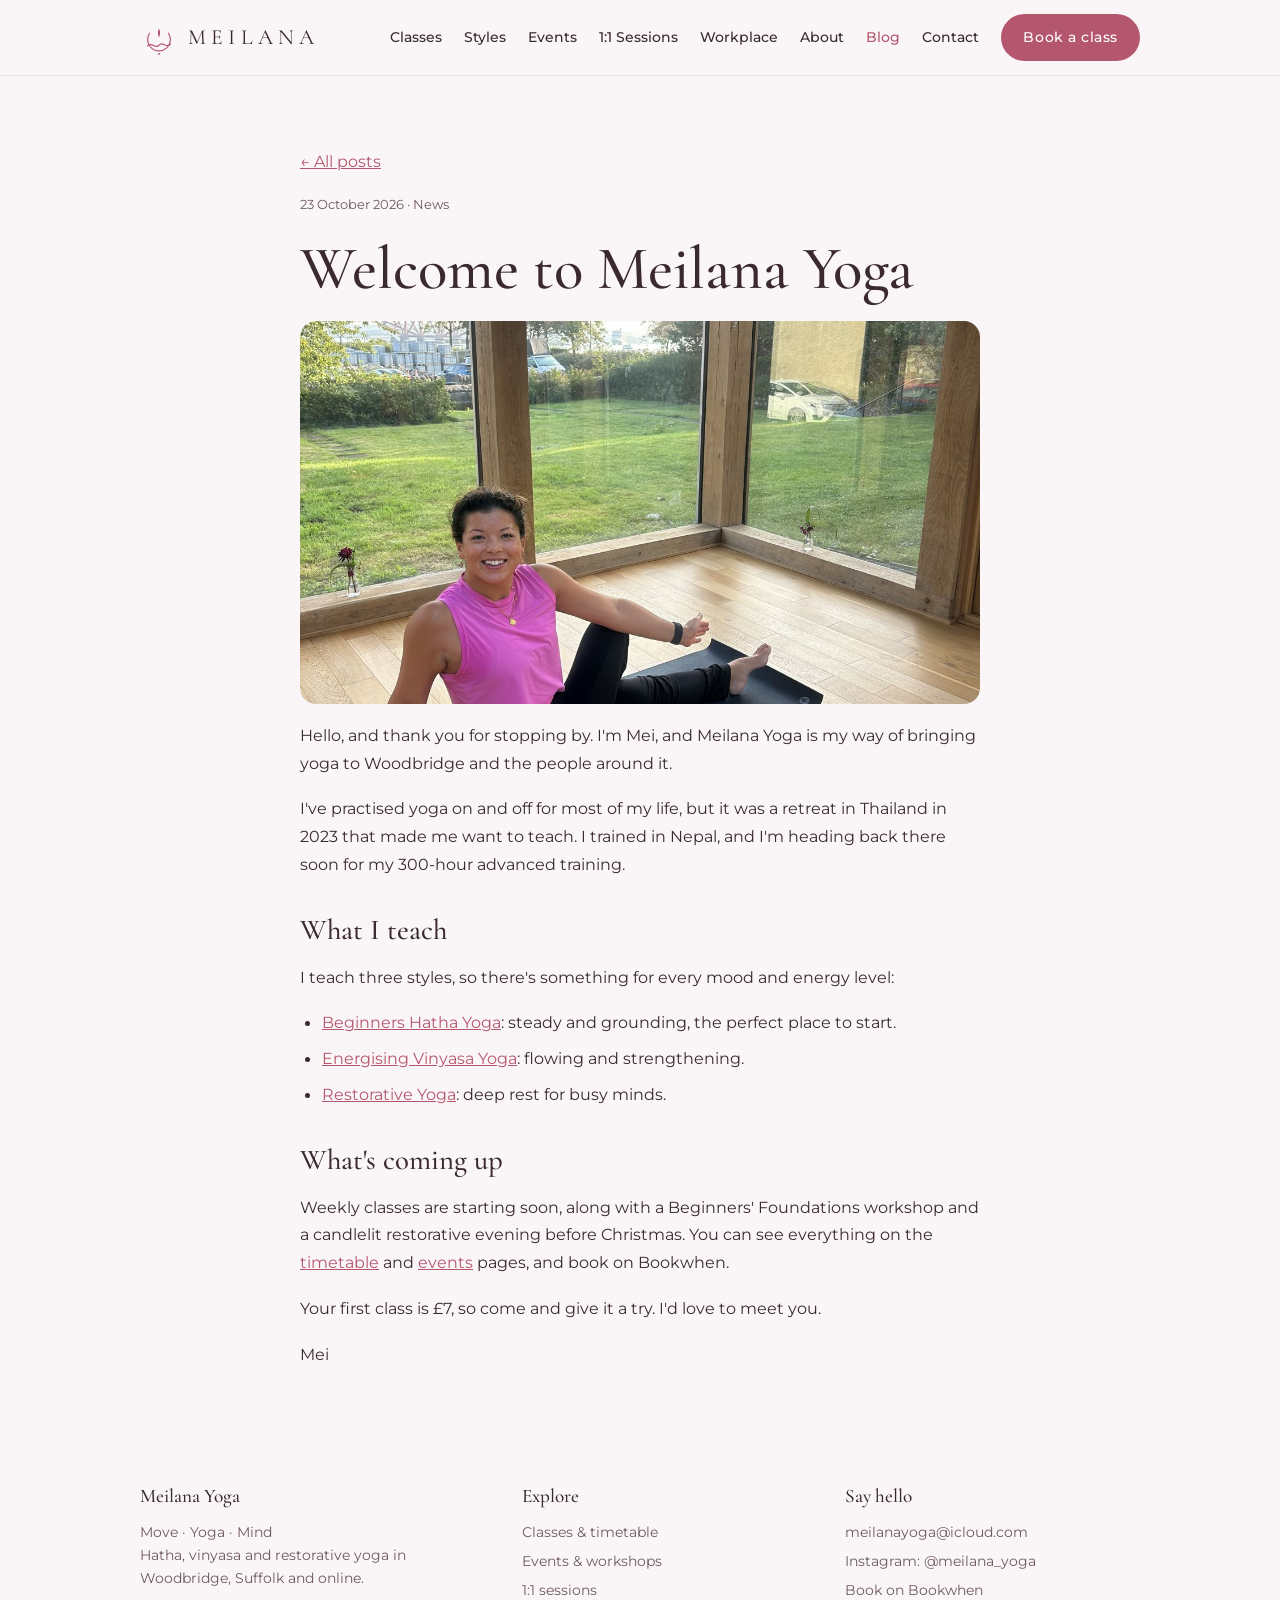
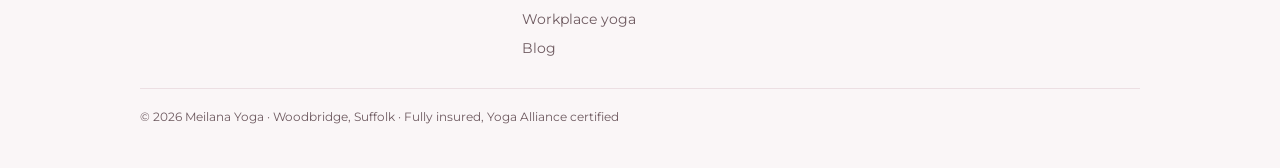
<file: blog/welcome-to-meilana.html>
<!doctype html>
<html lang="en-GB">
<head>
<meta charset="utf-8">
<meta name="viewport" content="width=device-width, initial-scale=1">
<title>Welcome to Meilana Yoga | Blog</title>
<meta name="description" content="Mei introduces Meilana Yoga: community yoga classes, events and workplace sessions in Woodbridge, Suffolk.">
<link rel="canonical" href="https://meilanayoga.co.uk/blog/welcome-to-meilana.html">
<link rel="preconnect" href="https://fonts.googleapis.com">
<link rel="stylesheet" href="https://fonts.googleapis.com/css2?family=Cormorant+Garamond:ital,wght@0,400;0,500;0,600;1,400&family=Montserrat:wght@400;500;600&display=swap">
<link rel="stylesheet" href="../assets/css/style.css">
<link rel="icon" href="../assets/img/favicon/favicon.ico" sizes="any">
<link rel="icon" href="../assets/img/favicon/favicon.svg" type="image/svg+xml">
<link rel="apple-touch-icon" href="../assets/img/favicon/apple-touch-icon.png">
<script src="../assets/js/main.js" defer></script>
</head>
<body>
<header class="site-header">
  <div class="wrap">
    <a class="logo" href="../index.html"><svg viewBox="0 0 160 150" fill="none" aria-hidden="true"><path d="M 40 55 A 48 48 0 1 0 120 55" stroke="currentColor" stroke-width="5" stroke-linecap="round"/><path d="M 32 108 C 50 88 65 125 80 105 C 95 85 110 122 128 102" stroke="currentColor" stroke-width="5" stroke-linecap="round"/><path d="M 80,35 C 70,54 80,72 80,72 C 80,72 90,54 80,35 Z" fill="currentColor"/><circle cx="80" cy="142" r="4" fill="currentColor"/></svg><span>Meilana</span></a>
    <button class="nav-toggle" type="button" aria-expanded="false" aria-controls="site-nav">Menu</button>
    <nav class="nav" id="site-nav" aria-label="Main">
      <a href="../classes.html">Classes</a>
      <a href="../styles/index.html">Styles</a>
      <a href="../events.html">Events</a>
      <a href="../private.html">1:1 Sessions</a>
      <a href="../workplace.html">Workplace</a>
      <a href="../about.html">About</a>
      <a href="../blog/index.html" aria-current="page">Blog</a>
      <a href="../contact.html">Contact</a>
      <a class="btn" href="https://bookwhen.com/meilanayoga">Book a class</a>
    </nav>
  </div>
</header>
<main>
<section>
  <div class="wrap narrow prose">
    <a class="more" href="index.html">&larr; All posts</a>
    <p class="post-meta">23 October 2026 · News</p>
    <h1>Welcome to Meilana Yoga</h1>
    <img class="photo wide" src="../assets/img/about-mei.jpg" alt="Mei smiling on her yoga mat" loading="lazy">
    <p>Hello, and thank you for stopping by. I'm Mei, and Meilana Yoga is my way of bringing yoga to Woodbridge and the people around it.</p>
    <p>I've practised yoga on and off for most of my life, but it was a retreat in Thailand in 2023 that made me want to teach. I trained in Nepal, and I'm heading back there soon for my 300-hour advanced training.</p>
    <h2>What I teach</h2>
    <p>I teach three styles, so there's something for every mood and energy level:</p>
    <ul>
      <li><a href="../styles/hatha.html">Beginners Hatha Yoga</a>: steady and grounding, the perfect place to start.</li>
      <li><a href="../styles/vinyasa.html">Energising Vinyasa Yoga</a>: flowing and strengthening.</li>
      <li><a href="../styles/restorative.html">Restorative Yoga</a>: deep rest for busy minds.</li>
    </ul>
    <h2>What's coming up</h2>
    <p>Weekly classes are starting soon, along with a Beginners' Foundations workshop and a candlelit restorative evening before Christmas. You can see everything on the <a href="../classes.html">timetable</a> and <a href="../events.html">events</a> pages, and book on Bookwhen.</p>
    <p>Your first class is £7, so come and give it a try. I'd love to meet you.</p>
    <p>Mei</p>
  </div>
</section>
</main>
<footer class="site-footer">
  <div class="wrap">
    <div>
      <h4>Meilana Yoga</h4>
      <p>Move &middot; Yoga &middot; Mind</p>
      <p>Hatha, vinyasa and restorative yoga in Woodbridge, Suffolk and online.</p>
    </div>
    <div>
      <h4>Explore</h4>
      <ul>
        <li><a href="../classes.html">Classes &amp; timetable</a></li>
        <li><a href="../events.html">Events &amp; workshops</a></li>
        <li><a href="../private.html">1:1 sessions</a></li>
        <li><a href="../workplace.html">Workplace yoga</a></li>
        <li><a href="../blog/index.html">Blog</a></li>
      </ul>
    </div>
    <div>
      <h4>Say hello</h4>
      <ul>
        <li><a href="mailto:meilanayoga@icloud.com">meilanayoga@icloud.com</a></li>
        <li><a href="https://www.instagram.com/meilana_yoga/">Instagram: @meilana_yoga</a></li>
        <li><a href="https://bookwhen.com/meilanayoga">Book on Bookwhen</a></li>
      </ul>
    </div>
    <p class="small">&copy; 2026 Meilana Yoga &middot; Woodbridge, Suffolk &middot; Fully insured, Yoga Alliance certified</p>
  </div>
</footer>
</body>
</html>
</file>
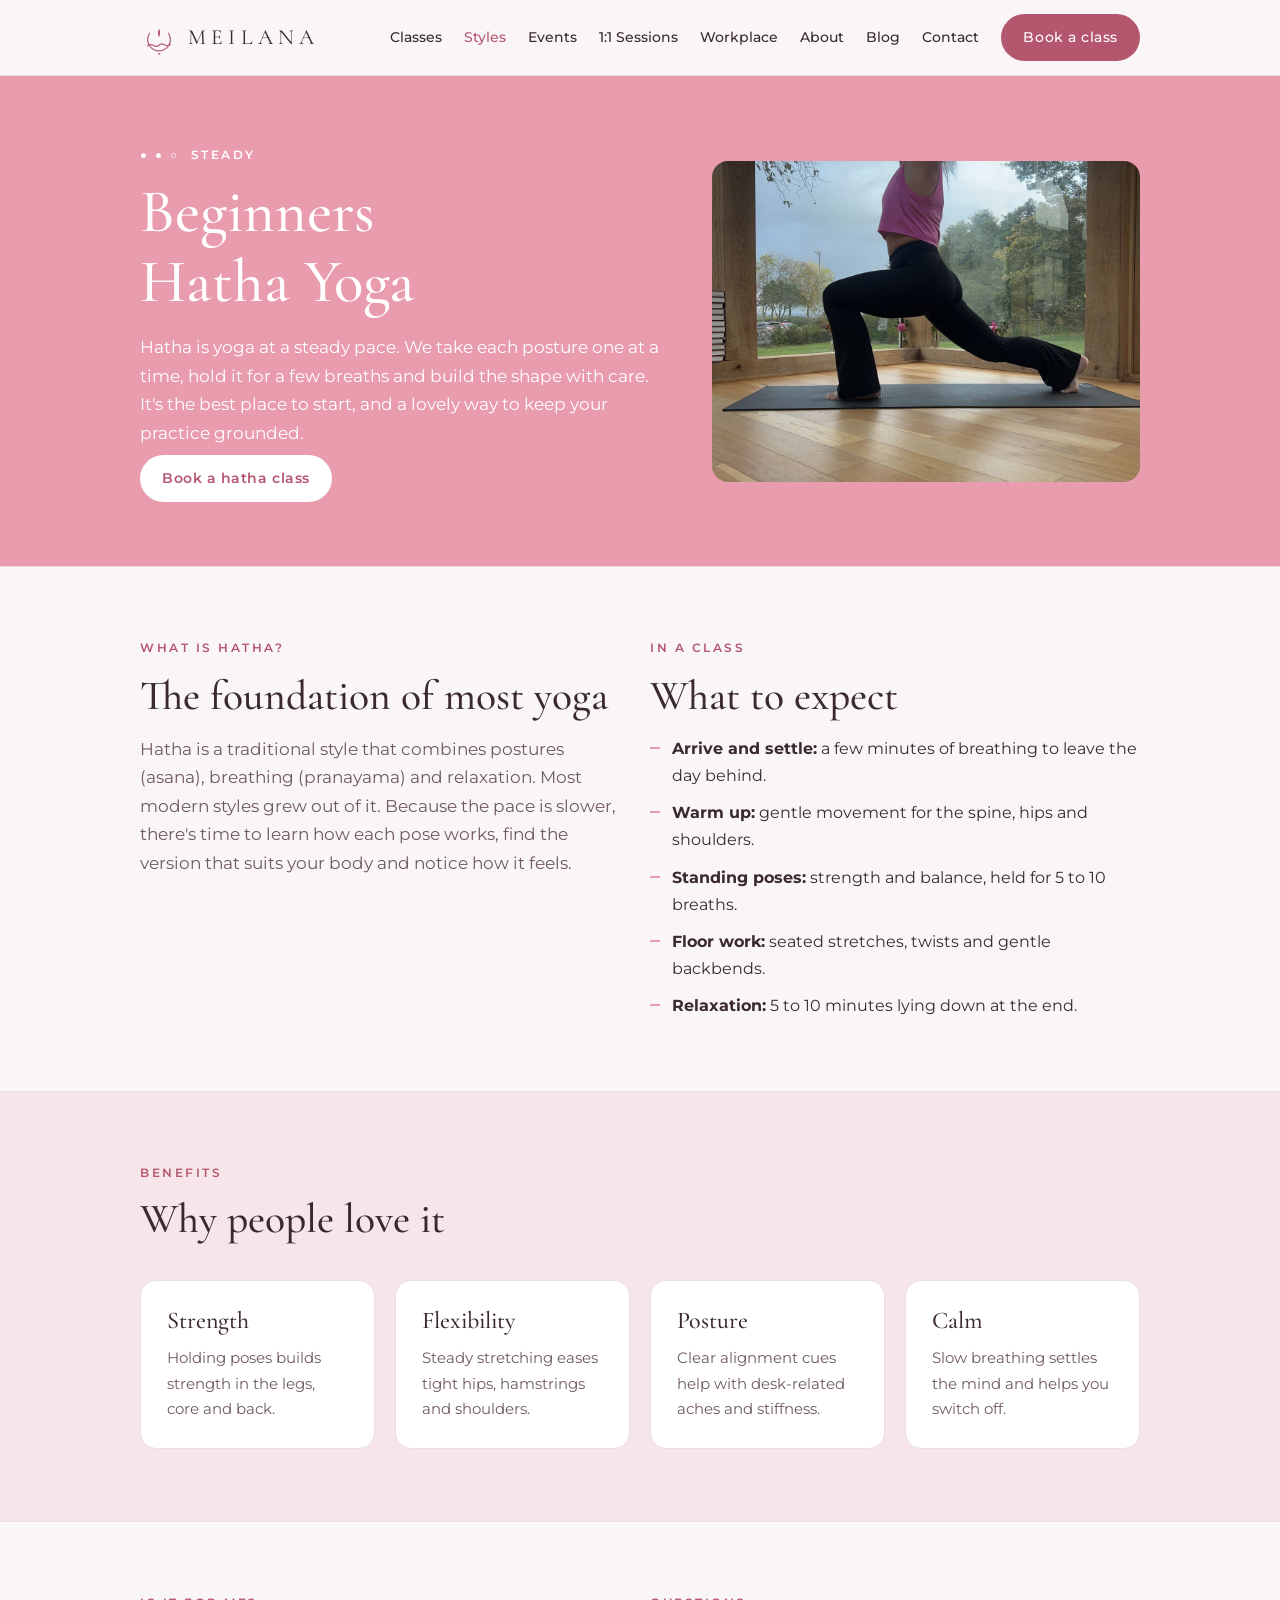
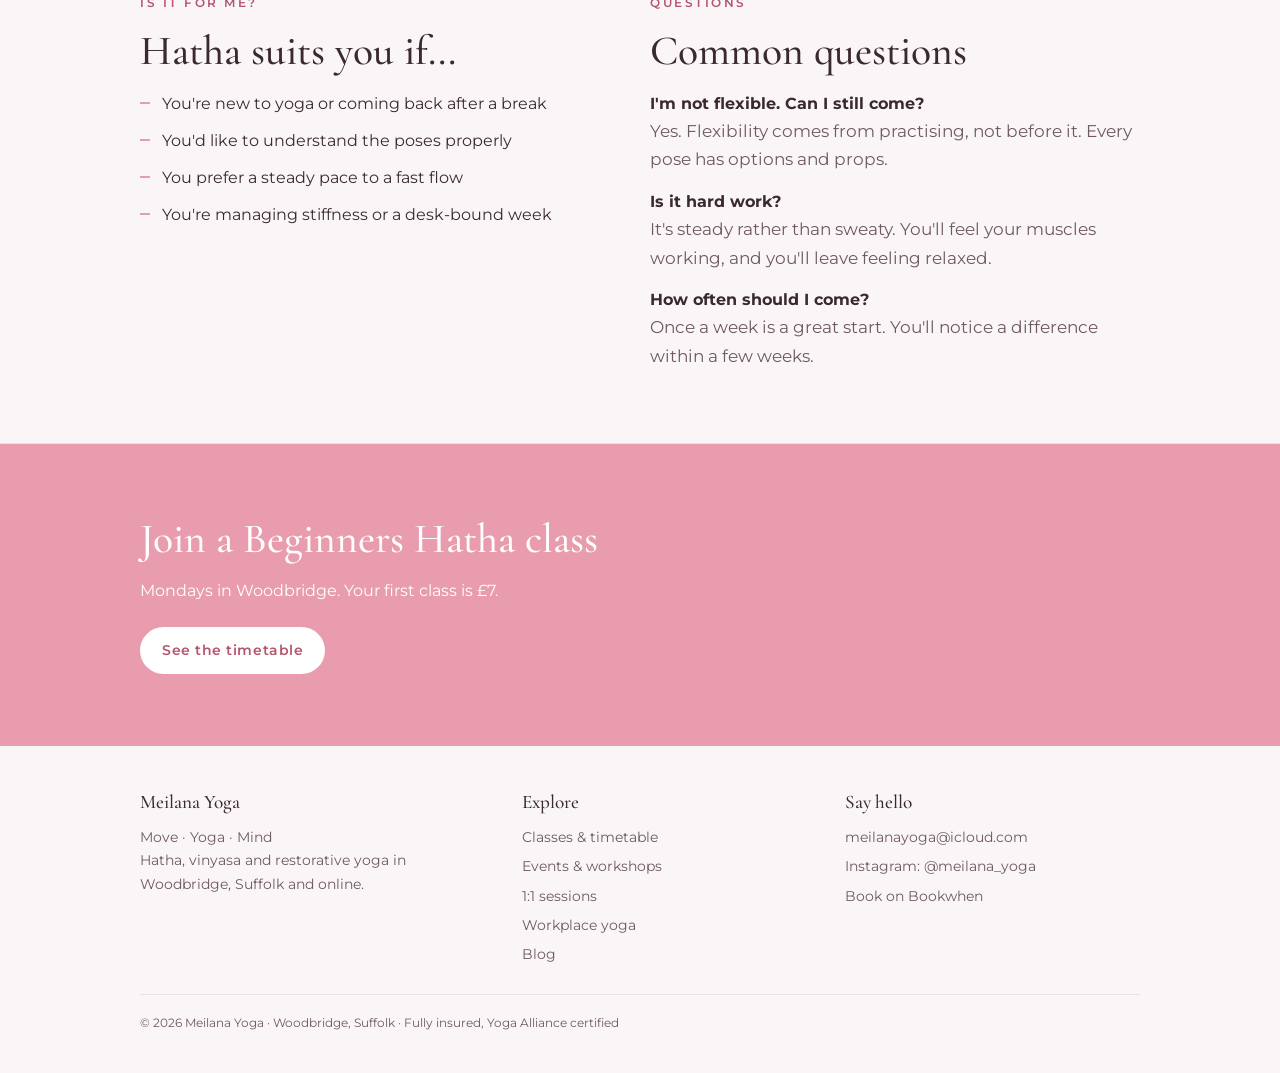
<file: styles/hatha.html>
<!doctype html>
<html lang="en-GB">
<head>
<meta charset="utf-8">
<meta name="viewport" content="width=device-width, initial-scale=1">
<title>Beginners Hatha Yoga | Meilana Yoga</title>
<meta name="description" content="What hatha yoga is, what happens in a class and who it suits. Beginners hatha classes in Woodbridge, Suffolk.">
<link rel="canonical" href="https://meilanayoga.co.uk/styles/hatha.html">
<link rel="preconnect" href="https://fonts.googleapis.com">
<link rel="stylesheet" href="https://fonts.googleapis.com/css2?family=Cormorant+Garamond:ital,wght@0,400;0,500;0,600;1,400&family=Montserrat:wght@400;500;600&display=swap">
<link rel="stylesheet" href="../assets/css/style.css">
<link rel="icon" href="../assets/img/favicon/favicon.ico" sizes="any">
<link rel="icon" href="../assets/img/favicon/favicon.svg" type="image/svg+xml">
<link rel="apple-touch-icon" href="../assets/img/favicon/apple-touch-icon.png">
<script src="../assets/js/main.js" defer></script>
</head>
<body>
<header class="site-header">
  <div class="wrap">
    <a class="logo" href="../index.html"><svg viewBox="0 0 160 150" fill="none" aria-hidden="true"><path d="M 40 55 A 48 48 0 1 0 120 55" stroke="currentColor" stroke-width="5" stroke-linecap="round"/><path d="M 32 108 C 50 88 65 125 80 105 C 95 85 110 122 128 102" stroke="currentColor" stroke-width="5" stroke-linecap="round"/><path d="M 80,35 C 70,54 80,72 80,72 C 80,72 90,54 80,35 Z" fill="currentColor"/><circle cx="80" cy="142" r="4" fill="currentColor"/></svg><span>Meilana</span></a>
    <button class="nav-toggle" type="button" aria-expanded="false" aria-controls="site-nav">Menu</button>
    <nav class="nav" id="site-nav" aria-label="Main">
      <a href="../classes.html">Classes</a>
      <a href="../styles/index.html" aria-current="page">Styles</a>
      <a href="../events.html">Events</a>
      <a href="../private.html">1:1 Sessions</a>
      <a href="../workplace.html">Workplace</a>
      <a href="../about.html">About</a>
      <a href="../blog/index.html">Blog</a>
      <a href="../contact.html">Contact</a>
      <a class="btn" href="https://bookwhen.com/meilanayoga">Book a class</a>
    </nav>
  </div>
</header>
<main>
<section class="hero">
  <div class="wrap">
    <div>
      <span class="eyebrow">● ● ○ &nbsp;Steady</span>
      <h1>Beginners Hatha Yoga</h1>
      <p>Hatha is yoga at a steady pace. We take each posture one at a time, hold it for a few breaths and build the shape with care. It's the best place to start, and a lovely way to keep your practice grounded.</p>
      <div class="actions"><a class="btn" href="https://bookwhen.com/meilanayoga">Book a hatha class</a></div>
    </div>
    <img class="photo" src="../assets/img/hatha-crescent-lunge.jpg" alt="Mei in a crescent lunge with arms raised" loading="lazy">
  </div>
</section>

<section>
  <div class="wrap grid two">
    <div class="stack">
      <span class="eyebrow">What is hatha?</span>
      <h2>The foundation of most yoga</h2>
      <p class="lead">Hatha is a traditional style that combines postures (asana), breathing (pranayama) and relaxation. Most modern styles grew out of it. Because the pace is slower, there's time to learn how each pose works, find the version that suits your body and notice how it feels.</p>
    </div>
    <div class="stack">
      <span class="eyebrow">In a class</span>
      <h2>What to expect</h2>
      <ul class="clean">
        <li><strong>Arrive and settle:</strong> a few minutes of breathing to leave the day behind.</li>
        <li><strong>Warm up:</strong> gentle movement for the spine, hips and shoulders.</li>
        <li><strong>Standing poses:</strong> strength and balance, held for 5 to 10 breaths.</li>
        <li><strong>Floor work:</strong> seated stretches, twists and gentle backbends.</li>
        <li><strong>Relaxation:</strong> 5 to 10 minutes lying down at the end.</li>
      </ul>
    </div>
  </div>
</section>

<section class="band">
  <div class="wrap">
    <div class="section-head"><span class="eyebrow">Benefits</span><h2>Why people love it</h2></div>
    <div class="grid four">
      <div class="card"><h3>Strength</h3><p>Holding poses builds strength in the legs, core and back.</p></div>
      <div class="card"><h3>Flexibility</h3><p>Steady stretching eases tight hips, hamstrings and shoulders.</p></div>
      <div class="card"><h3>Posture</h3><p>Clear alignment cues help with desk-related aches and stiffness.</p></div>
      <div class="card"><h3>Calm</h3><p>Slow breathing settles the mind and helps you switch off.</p></div>
    </div>
  </div>
</section>

<section>
  <div class="wrap grid two">
    <div class="stack">
      <span class="eyebrow">Is it for me?</span>
      <h2>Hatha suits you if...</h2>
      <ul class="clean">
        <li>You're new to yoga or coming back after a break</li>
        <li>You'd like to understand the poses properly</li>
        <li>You prefer a steady pace to a fast flow</li>
        <li>You're managing stiffness or a desk-bound week</li>
      </ul>
    </div>
    <div class="stack">
      <span class="eyebrow">Questions</span>
      <h2>Common questions</h2>
      <p><strong>I'm not flexible. Can I still come?</strong><br><span class="lead">Yes. Flexibility comes from practising, not before it. Every pose has options and props.</span></p>
      <p><strong>Is it hard work?</strong><br><span class="lead">It's steady rather than sweaty. You'll feel your muscles working, and you'll leave feeling relaxed.</span></p>
      <p><strong>How often should I come?</strong><br><span class="lead">Once a week is a great start. You'll notice a difference within a few weeks.</span></p>
    </div>
  </div>
</section>

<section class="cta">
  <div class="wrap stack">
    <h2>Join a Beginners Hatha class</h2>
    <p>Mondays in Woodbridge. Your first class is £7.</p>
    <div class="actions"><a class="btn" href="../classes.html">See the timetable</a></div>
  </div>
</section>
</main>
<footer class="site-footer">
  <div class="wrap">
    <div>
      <h4>Meilana Yoga</h4>
      <p>Move &middot; Yoga &middot; Mind</p>
      <p>Hatha, vinyasa and restorative yoga in Woodbridge, Suffolk and online.</p>
    </div>
    <div>
      <h4>Explore</h4>
      <ul>
        <li><a href="../classes.html">Classes &amp; timetable</a></li>
        <li><a href="../events.html">Events &amp; workshops</a></li>
        <li><a href="../private.html">1:1 sessions</a></li>
        <li><a href="../workplace.html">Workplace yoga</a></li>
        <li><a href="../blog/index.html">Blog</a></li>
      </ul>
    </div>
    <div>
      <h4>Say hello</h4>
      <ul>
        <li><a href="mailto:meilanayoga@icloud.com">meilanayoga@icloud.com</a></li>
        <li><a href="https://www.instagram.com/meilana_yoga/">Instagram: @meilana_yoga</a></li>
        <li><a href="https://bookwhen.com/meilanayoga">Book on Bookwhen</a></li>
      </ul>
    </div>
    <p class="small">&copy; 2026 Meilana Yoga &middot; Woodbridge, Suffolk &middot; Fully insured, Yoga Alliance certified</p>
  </div>
</footer>
</body>
</html>
</file>
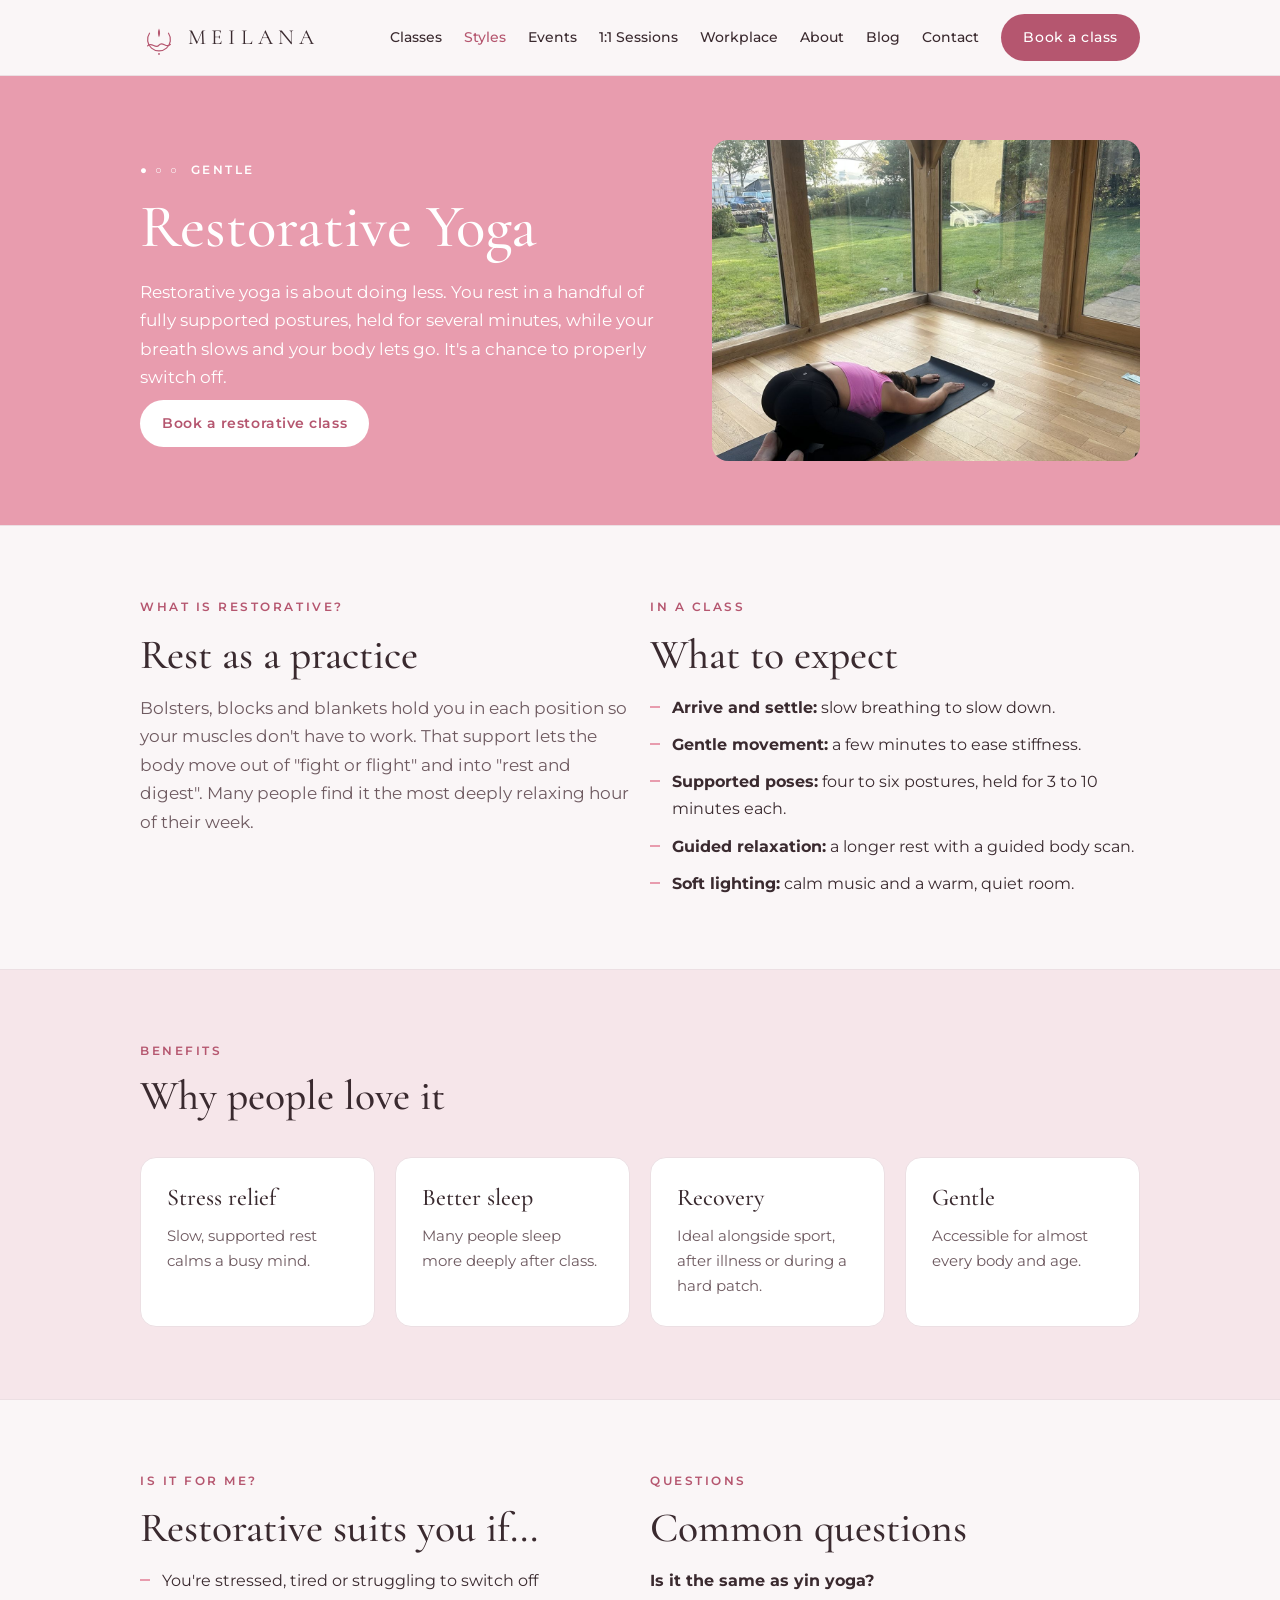
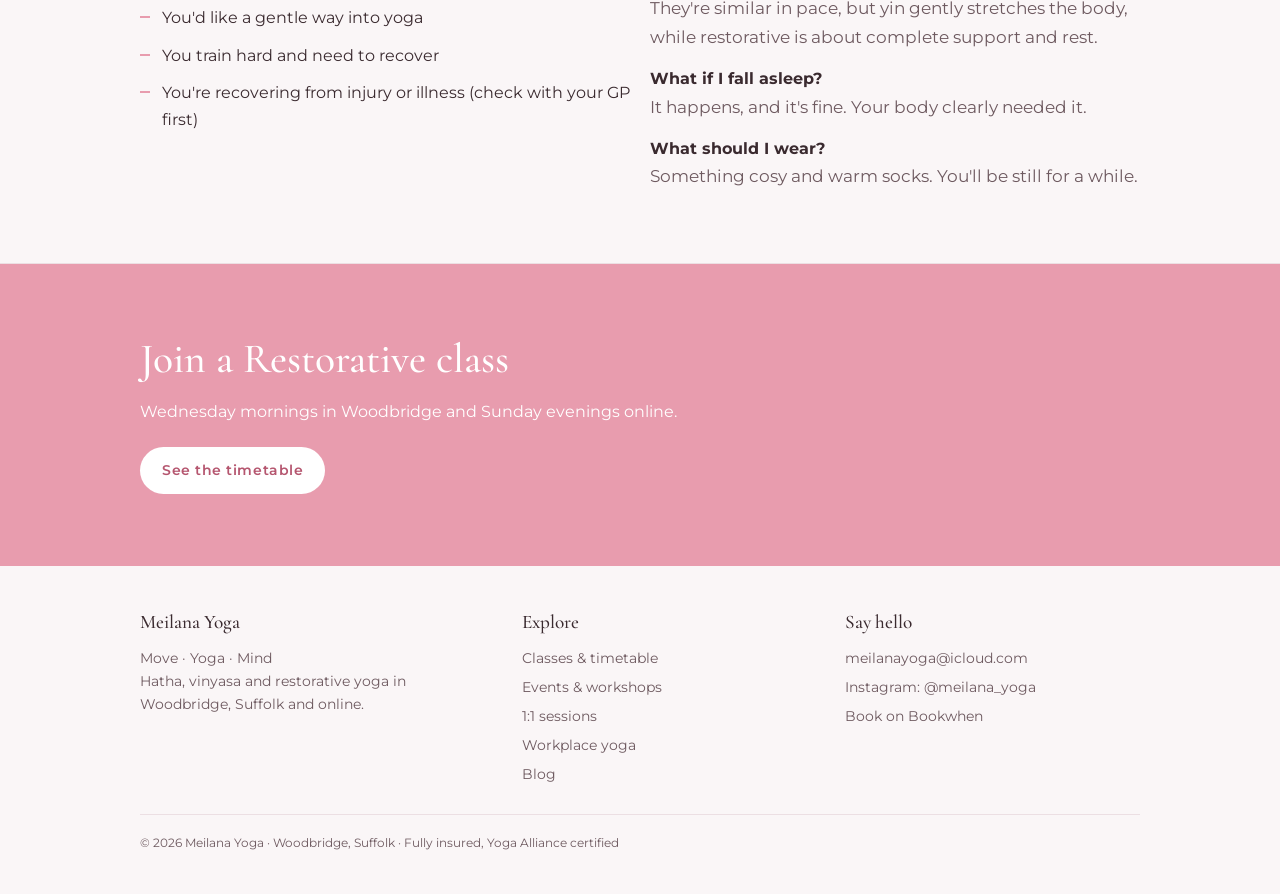
<file: styles/restorative.html>
<!doctype html>
<html lang="en-GB">
<head>
<meta charset="utf-8">
<meta name="viewport" content="width=device-width, initial-scale=1">
<title>Restorative Yoga | Meilana Yoga</title>
<meta name="description" content="What restorative yoga is, what happens in a class and who it suits. Restorative yoga in Woodbridge, Suffolk and online.">
<link rel="canonical" href="https://meilanayoga.co.uk/styles/restorative.html">
<link rel="preconnect" href="https://fonts.googleapis.com">
<link rel="stylesheet" href="https://fonts.googleapis.com/css2?family=Cormorant+Garamond:ital,wght@0,400;0,500;0,600;1,400&family=Montserrat:wght@400;500;600&display=swap">
<link rel="stylesheet" href="../assets/css/style.css">
<link rel="icon" href="../assets/img/favicon/favicon.ico" sizes="any">
<link rel="icon" href="../assets/img/favicon/favicon.svg" type="image/svg+xml">
<link rel="apple-touch-icon" href="../assets/img/favicon/apple-touch-icon.png">
<script src="../assets/js/main.js" defer></script>
</head>
<body>
<header class="site-header">
  <div class="wrap">
    <a class="logo" href="../index.html"><svg viewBox="0 0 160 150" fill="none" aria-hidden="true"><path d="M 40 55 A 48 48 0 1 0 120 55" stroke="currentColor" stroke-width="5" stroke-linecap="round"/><path d="M 32 108 C 50 88 65 125 80 105 C 95 85 110 122 128 102" stroke="currentColor" stroke-width="5" stroke-linecap="round"/><path d="M 80,35 C 70,54 80,72 80,72 C 80,72 90,54 80,35 Z" fill="currentColor"/><circle cx="80" cy="142" r="4" fill="currentColor"/></svg><span>Meilana</span></a>
    <button class="nav-toggle" type="button" aria-expanded="false" aria-controls="site-nav">Menu</button>
    <nav class="nav" id="site-nav" aria-label="Main">
      <a href="../classes.html">Classes</a>
      <a href="../styles/index.html" aria-current="page">Styles</a>
      <a href="../events.html">Events</a>
      <a href="../private.html">1:1 Sessions</a>
      <a href="../workplace.html">Workplace</a>
      <a href="../about.html">About</a>
      <a href="../blog/index.html">Blog</a>
      <a href="../contact.html">Contact</a>
      <a class="btn" href="https://bookwhen.com/meilanayoga">Book a class</a>
    </nav>
  </div>
</header>
<main>
<section class="hero">
  <div class="wrap">
    <div>
      <span class="eyebrow">● ○ ○ &nbsp;Gentle</span>
      <h1>Restorative Yoga</h1>
      <p>Restorative yoga is about doing less. You rest in a handful of fully supported postures, held for several minutes, while your breath slows and your body lets go. It's a chance to properly switch off.</p>
      <div class="actions"><a class="btn" href="https://bookwhen.com/meilanayoga">Book a restorative class</a></div>
    </div>
    <img class="photo" src="../assets/img/restorative-childs-pose.jpg" alt="Mei resting in child's pose" loading="lazy">
  </div>
</section>

<section>
  <div class="wrap grid two">
    <div class="stack">
      <span class="eyebrow">What is restorative?</span>
      <h2>Rest as a practice</h2>
      <p class="lead">Bolsters, blocks and blankets hold you in each position so your muscles don't have to work. That support lets the body move out of "fight or flight" and into "rest and digest". Many people find it the most deeply relaxing hour of their week.</p>
    </div>
    <div class="stack">
      <span class="eyebrow">In a class</span>
      <h2>What to expect</h2>
      <ul class="clean">
        <li><strong>Arrive and settle:</strong> slow breathing to slow down.</li>
        <li><strong>Gentle movement:</strong> a few minutes to ease stiffness.</li>
        <li><strong>Supported poses:</strong> four to six postures, held for 3 to 10 minutes each.</li>
        <li><strong>Guided relaxation:</strong> a longer rest with a guided body scan.</li>
        <li><strong>Soft lighting:</strong> calm music and a warm, quiet room.</li>
      </ul>
    </div>
  </div>
</section>

<section class="band">
  <div class="wrap">
    <div class="section-head"><span class="eyebrow">Benefits</span><h2>Why people love it</h2></div>
    <div class="grid four">
      <div class="card"><h3>Stress relief</h3><p>Slow, supported rest calms a busy mind.</p></div>
      <div class="card"><h3>Better sleep</h3><p>Many people sleep more deeply after class.</p></div>
      <div class="card"><h3>Recovery</h3><p>Ideal alongside sport, after illness or during a hard patch.</p></div>
      <div class="card"><h3>Gentle</h3><p>Accessible for almost every body and age.</p></div>
    </div>
  </div>
</section>

<section>
  <div class="wrap grid two">
    <div class="stack">
      <span class="eyebrow">Is it for me?</span>
      <h2>Restorative suits you if...</h2>
      <ul class="clean">
        <li>You're stressed, tired or struggling to switch off</li>
        <li>You'd like a gentle way into yoga</li>
        <li>You train hard and need to recover</li>
        <li>You're recovering from injury or illness (check with your GP first)</li>
      </ul>
    </div>
    <div class="stack">
      <span class="eyebrow">Questions</span>
      <h2>Common questions</h2>
      <p><strong>Is it the same as yin yoga?</strong><br><span class="lead">They're similar in pace, but yin gently stretches the body, while restorative is about complete support and rest.</span></p>
      <p><strong>What if I fall asleep?</strong><br><span class="lead">It happens, and it's fine. Your body clearly needed it.</span></p>
      <p><strong>What should I wear?</strong><br><span class="lead">Something cosy and warm socks. You'll be still for a while.</span></p>
    </div>
  </div>
</section>

<section class="cta">
  <div class="wrap stack">
    <h2>Join a Restorative class</h2>
    <p>Wednesday mornings in Woodbridge and Sunday evenings online.</p>
    <div class="actions"><a class="btn" href="../classes.html">See the timetable</a></div>
  </div>
</section>
</main>
<footer class="site-footer">
  <div class="wrap">
    <div>
      <h4>Meilana Yoga</h4>
      <p>Move &middot; Yoga &middot; Mind</p>
      <p>Hatha, vinyasa and restorative yoga in Woodbridge, Suffolk and online.</p>
    </div>
    <div>
      <h4>Explore</h4>
      <ul>
        <li><a href="../classes.html">Classes &amp; timetable</a></li>
        <li><a href="../events.html">Events &amp; workshops</a></li>
        <li><a href="../private.html">1:1 sessions</a></li>
        <li><a href="../workplace.html">Workplace yoga</a></li>
        <li><a href="../blog/index.html">Blog</a></li>
      </ul>
    </div>
    <div>
      <h4>Say hello</h4>
      <ul>
        <li><a href="mailto:meilanayoga@icloud.com">meilanayoga@icloud.com</a></li>
        <li><a href="https://www.instagram.com/meilana_yoga/">Instagram: @meilana_yoga</a></li>
        <li><a href="https://bookwhen.com/meilanayoga">Book on Bookwhen</a></li>
      </ul>
    </div>
    <p class="small">&copy; 2026 Meilana Yoga &middot; Woodbridge, Suffolk &middot; Fully insured, Yoga Alliance certified</p>
  </div>
</footer>
</body>
</html>
</file>
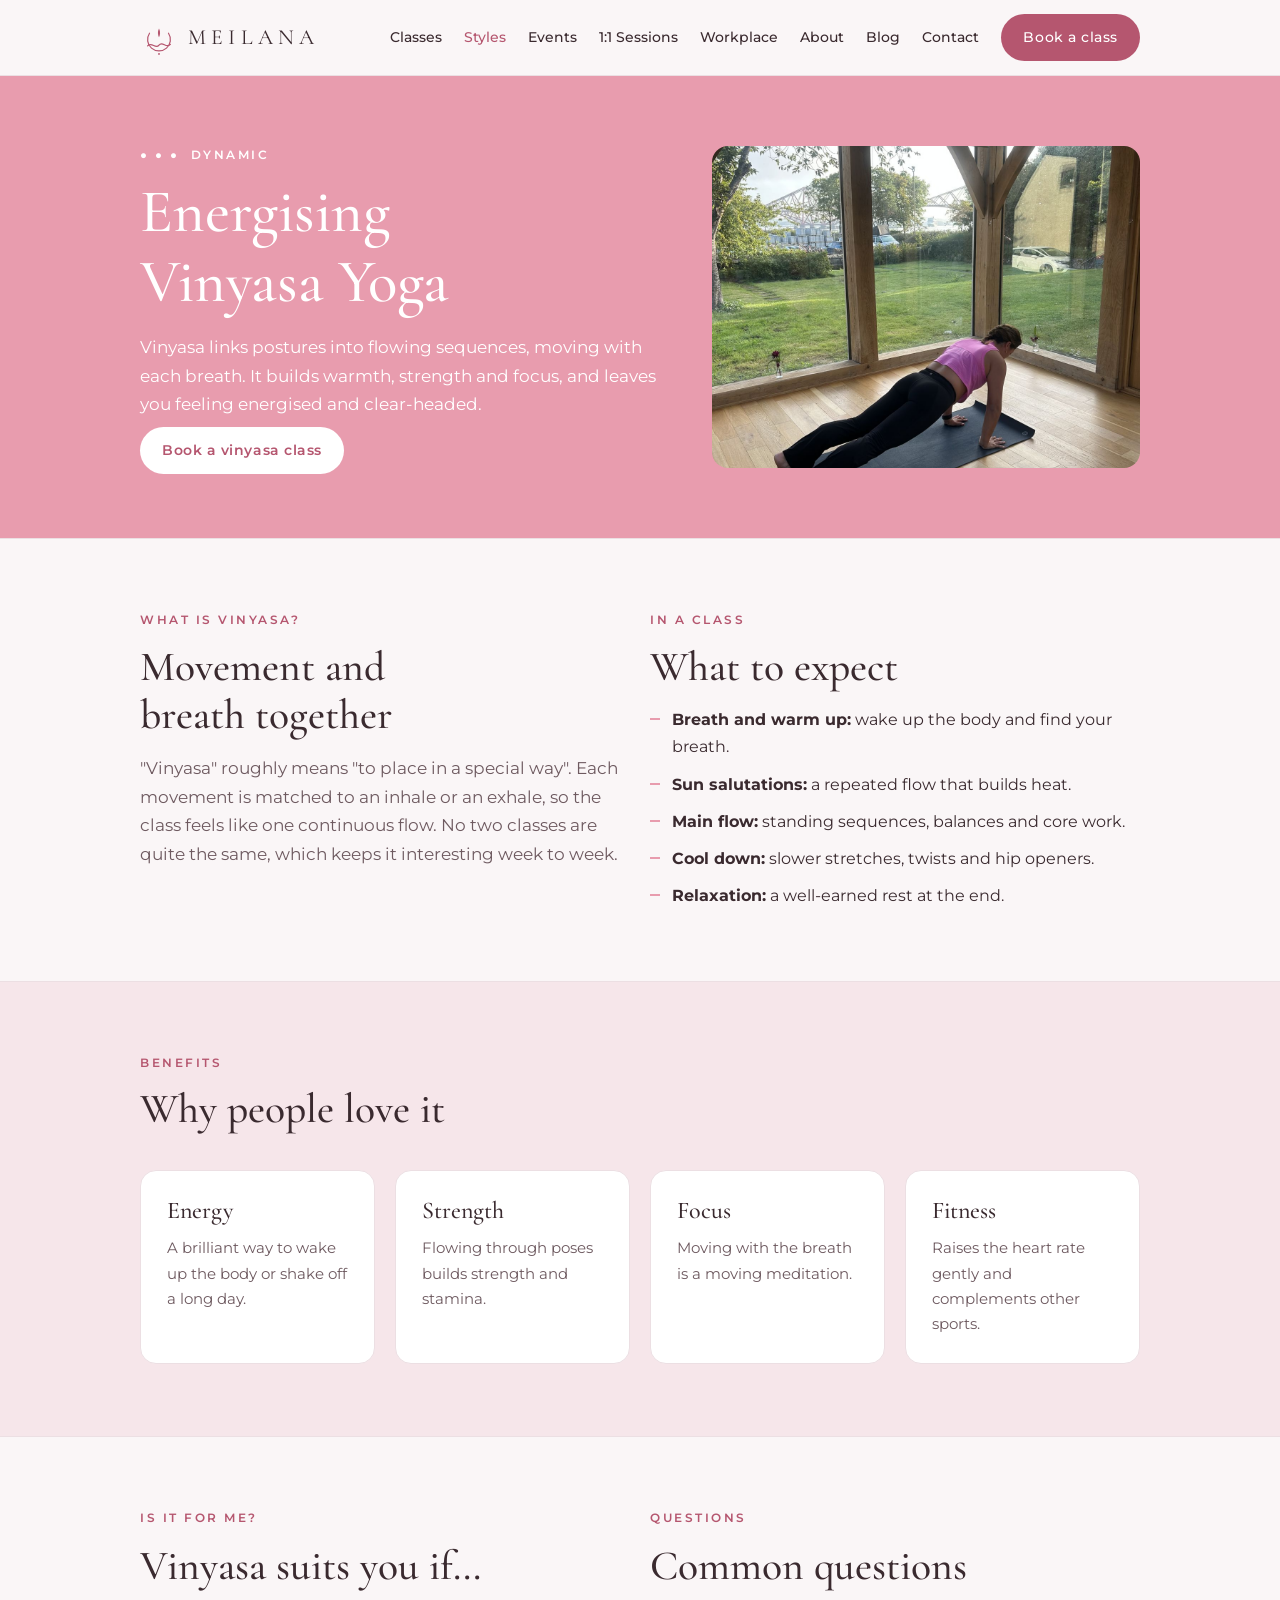
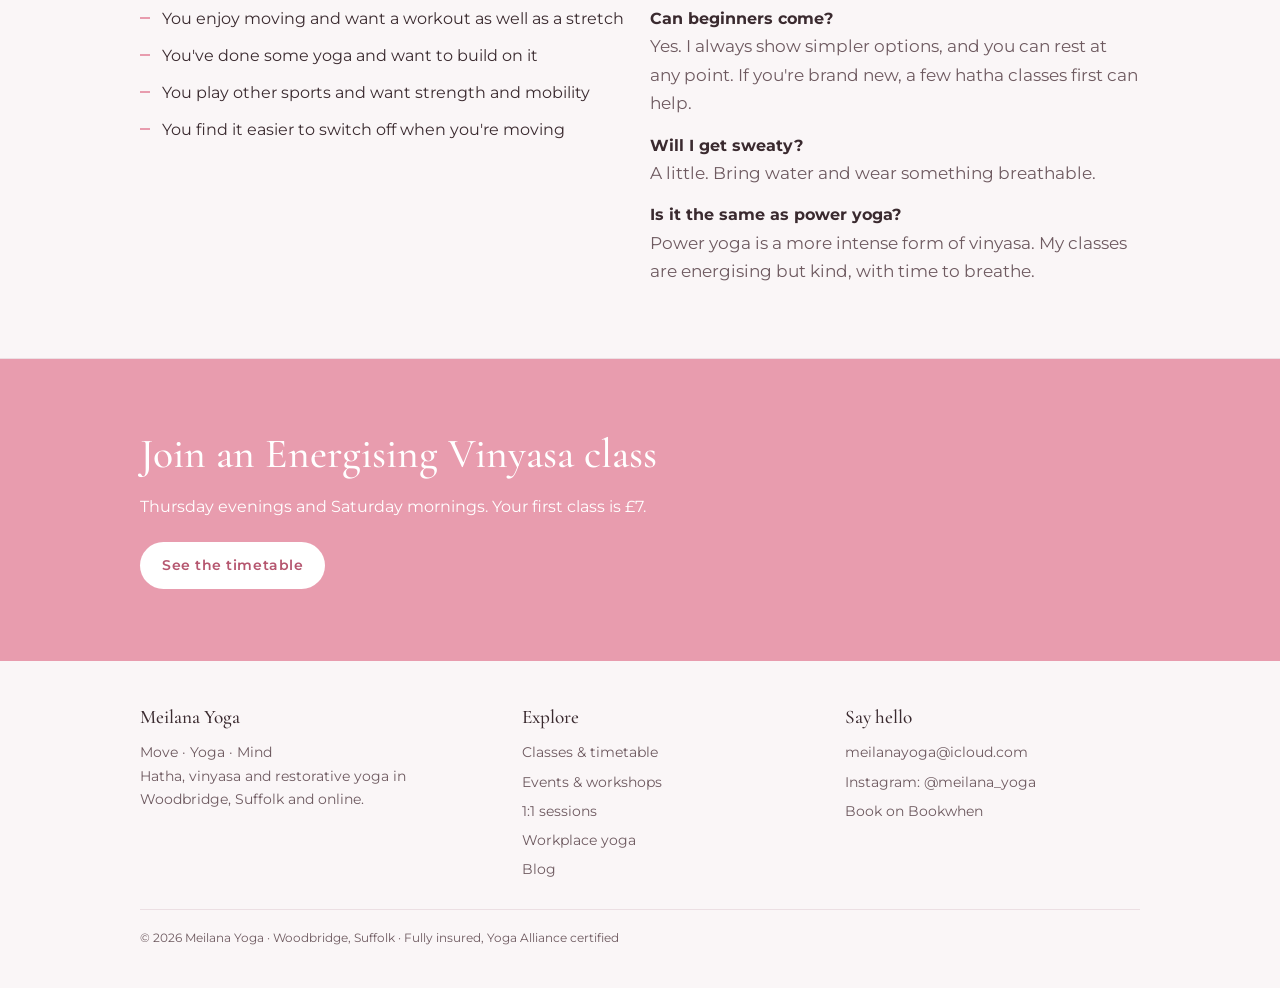
<file: styles/vinyasa.html>
<!doctype html>
<html lang="en-GB">
<head>
<meta charset="utf-8">
<meta name="viewport" content="width=device-width, initial-scale=1">
<title>Energising Vinyasa Yoga | Meilana Yoga</title>
<meta name="description" content="What vinyasa yoga is, what happens in a class and who it suits. Energising vinyasa classes in Woodbridge and Martlesham, Suffolk.">
<link rel="canonical" href="https://meilanayoga.co.uk/styles/vinyasa.html">
<link rel="preconnect" href="https://fonts.googleapis.com">
<link rel="stylesheet" href="https://fonts.googleapis.com/css2?family=Cormorant+Garamond:ital,wght@0,400;0,500;0,600;1,400&family=Montserrat:wght@400;500;600&display=swap">
<link rel="stylesheet" href="../assets/css/style.css">
<link rel="icon" href="../assets/img/favicon/favicon.ico" sizes="any">
<link rel="icon" href="../assets/img/favicon/favicon.svg" type="image/svg+xml">
<link rel="apple-touch-icon" href="../assets/img/favicon/apple-touch-icon.png">
<script src="../assets/js/main.js" defer></script>
</head>
<body>
<header class="site-header">
  <div class="wrap">
    <a class="logo" href="../index.html"><svg viewBox="0 0 160 150" fill="none" aria-hidden="true"><path d="M 40 55 A 48 48 0 1 0 120 55" stroke="currentColor" stroke-width="5" stroke-linecap="round"/><path d="M 32 108 C 50 88 65 125 80 105 C 95 85 110 122 128 102" stroke="currentColor" stroke-width="5" stroke-linecap="round"/><path d="M 80,35 C 70,54 80,72 80,72 C 80,72 90,54 80,35 Z" fill="currentColor"/><circle cx="80" cy="142" r="4" fill="currentColor"/></svg><span>Meilana</span></a>
    <button class="nav-toggle" type="button" aria-expanded="false" aria-controls="site-nav">Menu</button>
    <nav class="nav" id="site-nav" aria-label="Main">
      <a href="../classes.html">Classes</a>
      <a href="../styles/index.html" aria-current="page">Styles</a>
      <a href="../events.html">Events</a>
      <a href="../private.html">1:1 Sessions</a>
      <a href="../workplace.html">Workplace</a>
      <a href="../about.html">About</a>
      <a href="../blog/index.html">Blog</a>
      <a href="../contact.html">Contact</a>
      <a class="btn" href="https://bookwhen.com/meilanayoga">Book a class</a>
    </nav>
  </div>
</header>
<main>
<section class="hero">
  <div class="wrap">
    <div>
      <span class="eyebrow">● ● ● &nbsp;Dynamic</span>
      <h1>Energising Vinyasa Yoga</h1>
      <p>Vinyasa links postures into flowing sequences, moving with each breath. It builds warmth, strength and focus, and leaves you feeling energised and clear-headed.</p>
      <div class="actions"><a class="btn" href="https://bookwhen.com/meilanayoga">Book a vinyasa class</a></div>
    </div>
    <img class="photo" src="../assets/img/vinyasa-plank.jpg" alt="Mei flowing through plank pose" loading="lazy">
  </div>
</section>

<section>
  <div class="wrap grid two">
    <div class="stack">
      <span class="eyebrow">What is vinyasa?</span>
      <h2>Movement and breath together</h2>
      <p class="lead">"Vinyasa" roughly means "to place in a special way". Each movement is matched to an inhale or an exhale, so the class feels like one continuous flow. No two classes are quite the same, which keeps it interesting week to week.</p>
    </div>
    <div class="stack">
      <span class="eyebrow">In a class</span>
      <h2>What to expect</h2>
      <ul class="clean">
        <li><strong>Breath and warm up:</strong> wake up the body and find your breath.</li>
        <li><strong>Sun salutations:</strong> a repeated flow that builds heat.</li>
        <li><strong>Main flow:</strong> standing sequences, balances and core work.</li>
        <li><strong>Cool down:</strong> slower stretches, twists and hip openers.</li>
        <li><strong>Relaxation:</strong> a well-earned rest at the end.</li>
      </ul>
    </div>
  </div>
</section>

<section class="band">
  <div class="wrap">
    <div class="section-head"><span class="eyebrow">Benefits</span><h2>Why people love it</h2></div>
    <div class="grid four">
      <div class="card"><h3>Energy</h3><p>A brilliant way to wake up the body or shake off a long day.</p></div>
      <div class="card"><h3>Strength</h3><p>Flowing through poses builds strength and stamina.</p></div>
      <div class="card"><h3>Focus</h3><p>Moving with the breath is a moving meditation.</p></div>
      <div class="card"><h3>Fitness</h3><p>Raises the heart rate gently and complements other sports.</p></div>
    </div>
  </div>
</section>

<section>
  <div class="wrap grid two">
    <div class="stack">
      <span class="eyebrow">Is it for me?</span>
      <h2>Vinyasa suits you if...</h2>
      <ul class="clean">
        <li>You enjoy moving and want a workout as well as a stretch</li>
        <li>You've done some yoga and want to build on it</li>
        <li>You play other sports and want strength and mobility</li>
        <li>You find it easier to switch off when you're moving</li>
      </ul>
    </div>
    <div class="stack">
      <span class="eyebrow">Questions</span>
      <h2>Common questions</h2>
      <p><strong>Can beginners come?</strong><br><span class="lead">Yes. I always show simpler options, and you can rest at any point. If you're brand new, a few hatha classes first can help.</span></p>
      <p><strong>Will I get sweaty?</strong><br><span class="lead">A little. Bring water and wear something breathable.</span></p>
      <p><strong>Is it the same as power yoga?</strong><br><span class="lead">Power yoga is a more intense form of vinyasa. My classes are energising but kind, with time to breathe.</span></p>
    </div>
  </div>
</section>

<section class="cta">
  <div class="wrap stack">
    <h2>Join an Energising Vinyasa class</h2>
    <p>Thursday evenings and Saturday mornings. Your first class is £7.</p>
    <div class="actions"><a class="btn" href="../classes.html">See the timetable</a></div>
  </div>
</section>
</main>
<footer class="site-footer">
  <div class="wrap">
    <div>
      <h4>Meilana Yoga</h4>
      <p>Move &middot; Yoga &middot; Mind</p>
      <p>Hatha, vinyasa and restorative yoga in Woodbridge, Suffolk and online.</p>
    </div>
    <div>
      <h4>Explore</h4>
      <ul>
        <li><a href="../classes.html">Classes &amp; timetable</a></li>
        <li><a href="../events.html">Events &amp; workshops</a></li>
        <li><a href="../private.html">1:1 sessions</a></li>
        <li><a href="../workplace.html">Workplace yoga</a></li>
        <li><a href="../blog/index.html">Blog</a></li>
      </ul>
    </div>
    <div>
      <h4>Say hello</h4>
      <ul>
        <li><a href="mailto:meilanayoga@icloud.com">meilanayoga@icloud.com</a></li>
        <li><a href="https://www.instagram.com/meilana_yoga/">Instagram: @meilana_yoga</a></li>
        <li><a href="https://bookwhen.com/meilanayoga">Book on Bookwhen</a></li>
      </ul>
    </div>
    <p class="small">&copy; 2026 Meilana Yoga &middot; Woodbridge, Suffolk &middot; Fully insured, Yoga Alliance certified</p>
  </div>
</footer>
</body>
</html>
</file>
<file: assets/css/style.css>
/* Meilana Yoga website styles
   Same look as the workplace brochure: brand pink, Cormorant Garamond headings, Montserrat body. */

:root {
  --bg: #faf6f7;
  --surface: #ffffff;
  --ink: #3a2a2f;
  --muted: #6e5a60;
  --line: #ecdfe3;
  --brand: #e89cae;
  --brand-deep: #b5566f;
  --on-brand: #ffffff;
  --tint: #f6e6ea;
  --display: 'Cormorant Garamond', 'Iowan Old Style', Georgia, serif;
  --body: 'Montserrat', 'Helvetica Neue', Arial, sans-serif;
}
@media (prefers-color-scheme: dark) {
  :root {
    --bg: #1d1618; --surface: #261d20; --ink: #f2e7ea; --muted: #b9a3a9; --line: #3a2d31;
    --brand: #c9798d; --brand-deep: #f0b3c1; --tint: #2e2226; color-scheme: dark;
  }
}

* { box-sizing: border-box; }
html { scroll-behavior: smooth; }
body { margin: 0; background: var(--bg); color: var(--ink); font-family: var(--body); font-size: 16px; line-height: 1.7; }
img { max-width: 100%; display: block; }
a { color: var(--brand-deep); }
a:focus-visible, button:focus-visible { outline: 2px solid var(--brand-deep); outline-offset: 3px; }
h1, h2, h3 { font-family: var(--display); font-weight: 500; line-height: 1.15; margin: 0; text-wrap: balance; }
h1 { font-size: clamp(2.4rem, 6vw, 3.8rem); }
h2 { font-size: clamp(1.9rem, 4vw, 2.6rem); }
h3 { font-size: 1.5rem; }
p { margin: 0; }

.wrap { max-width: 1040px; margin: 0 auto; padding-left: max(20px, env(safe-area-inset-left, 0px)); padding-right: max(20px, env(safe-area-inset-right, 0px)); }
.narrow { max-width: 720px; }
.eyebrow { font-size: 0.72rem; letter-spacing: 0.22em; text-transform: uppercase; color: var(--brand-deep); font-weight: 600; }
.lead { color: var(--muted); font-size: 1.05rem; max-width: 62ch; }
.stack { display: grid; gap: 14px; align-content: start; }
section { padding-block: 72px; }
section + section { border-top: 1px solid var(--line); }
.section-head { display: grid; gap: 12px; margin-bottom: 36px; }

/* Header */
.site-header { position: sticky; top: env(safe-area-inset-top, 0px); z-index: 10; background: var(--bg); border-bottom: 1px solid var(--line); }
.site-header .wrap { display: flex; align-items: center; justify-content: space-between; gap: 20px; padding-block: 14px; }
.logo { display: flex; align-items: center; gap: 10px; text-decoration: none; color: var(--ink); }
.logo svg { width: 38px; height: 36px; color: var(--brand-deep); }
.logo span { font-family: var(--display); font-size: 1.35rem; letter-spacing: 0.24em; text-transform: uppercase; }
.nav { display: flex; gap: 22px; align-items: center; }
.nav a { color: var(--ink); text-decoration: none; font-size: 0.85rem; font-weight: 500; }
.nav a:hover, .nav a[aria-current="page"] { color: var(--brand-deep); }
.nav .btn { color: var(--on-brand); }
.nav-toggle { display: none; background: none; border: 1px solid var(--line); border-radius: 8px; padding: 8px 12px; font: inherit; font-size: 0.85rem; color: var(--ink); cursor: pointer; }
@media (max-width: 900px) {
  .nav-toggle { display: block; }
  .nav { display: none; position: absolute; left: 0; right: 0; top: 100%; background: var(--bg); border-bottom: 1px solid var(--line); flex-direction: column; align-items: flex-start; gap: 14px; padding: 18px max(20px, env(safe-area-inset-left, 0px)) 24px; }
  .nav.open { display: flex; }
}

/* Buttons */
.btn { display: inline-block; background: var(--brand-deep); color: var(--on-brand); text-decoration: none; font-weight: 600; font-size: 0.85rem; letter-spacing: 0.04em; padding: 12px 22px; border-radius: 999px; border: 0; }
.btn:hover { filter: brightness(1.08); }
.btn.ghost { background: transparent; color: var(--brand-deep); border: 1px solid var(--brand-deep); }
.actions { display: flex; flex-wrap: wrap; gap: 12px; margin-top: 8px; }

/* Hero */
.hero { background: var(--brand); color: var(--on-brand); padding-block: 0; }
.hero .wrap { display: grid; grid-template-columns: 1.1fr 0.9fr; gap: 48px; align-items: center; padding-block: 64px; }
.hero h1 { color: var(--on-brand); margin-block: 10px 16px; }
.hero p { font-size: 1.05rem; max-width: 52ch; }
.hero .eyebrow { color: var(--on-brand); }
.hero .btn { background: var(--on-brand); color: #b5566f; }
.hero .btn.ghost { background: transparent; color: var(--on-brand); border-color: var(--on-brand); }
.hero .ph { background: rgba(255,255,255,0.18); border-color: rgba(255,255,255,0.6); color: var(--on-brand); }
.hero.simple .wrap { grid-template-columns: 1fr; gap: 14px; padding-block: 56px; }
@media (max-width: 760px) { .hero .wrap { grid-template-columns: 1fr; gap: 28px; } }

/* Photo placeholders: replace each .ph div with an <img> once photos are ready */
.ph { aspect-ratio: 4 / 3; max-width: 100%; border: 1px dashed var(--brand); border-radius: 16px; background: var(--tint); display: grid; place-items: center; text-align: center; padding: 20px; font-size: 0.8rem; color: var(--muted); }
.ph.tall { aspect-ratio: 3 / 4; }
.ph.wide { aspect-ratio: 16 / 9; }

/* Photos */
.photo { width: 100%; aspect-ratio: 4 / 3; object-fit: cover; border-radius: 16px; background: var(--tint); }
.photo.tall { aspect-ratio: 3 / 4; }
.photo.wide { aspect-ratio: 16 / 9; }

/* Grids and cards */
.grid { display: grid; gap: 20px; }
.grid.three { grid-template-columns: repeat(3, minmax(0, 1fr)); }
.grid.two { grid-template-columns: repeat(2, minmax(0, 1fr)); }
.grid.four { grid-template-columns: repeat(4, minmax(0, 1fr)); }
@media (max-width: 860px) { .grid.three, .grid.four { grid-template-columns: repeat(2, minmax(0, 1fr)); } }
@media (max-width: 560px) { .grid.three, .grid.two, .grid.four { grid-template-columns: 1fr; } }
.card { background: var(--surface); border: 1px solid var(--line); border-radius: 16px; padding: 26px; display: grid; gap: 12px; align-content: start; min-width: 0; }
.card p { color: var(--muted); font-size: 0.93rem; }
.card .more { font-size: 0.85rem; font-weight: 600; text-decoration: none; }
.pace { font-size: 0.68rem; letter-spacing: 0.16em; text-transform: uppercase; color: var(--muted); }
.tag { display: inline-block; font-size: 0.68rem; letter-spacing: 0.12em; text-transform: uppercase; font-weight: 600; color: var(--brand-deep); background: var(--tint); border-radius: 999px; padding: 4px 10px; justify-self: start; }
.split { display: grid; grid-template-columns: 1fr 1fr; gap: 48px; align-items: center; }
@media (max-width: 760px) { .split { grid-template-columns: 1fr; gap: 28px; } }
.band { background: var(--tint); }

/* Tables (timetable, prices) */
.table-wrap { overflow-x: auto; }
table { width: 100%; border-collapse: collapse; font-size: 0.93rem; min-width: 560px; }
th, td { text-align: left; padding: 14px 12px; border-bottom: 1px solid var(--line); vertical-align: top; }
th { font-size: 0.68rem; letter-spacing: 0.16em; text-transform: uppercase; color: var(--muted); font-weight: 600; }
td.num { font-variant-numeric: tabular-nums; font-weight: 600; white-space: nowrap; }
.note { font-size: 0.82rem; color: var(--muted); margin-top: 14px; }
.example { display: inline-block; font-size: 0.65rem; letter-spacing: 0.12em; text-transform: uppercase; background: #fff3c4; color: #6b5300; border-radius: 4px; padding: 2px 6px; margin-left: 6px; vertical-align: middle; }

/* Lists */
ul.clean { list-style: none; padding: 0; margin: 0; display: grid; gap: 10px; }
ul.clean li { padding-left: 22px; position: relative; }
ul.clean li::before { content: ""; position: absolute; left: 0; top: 0.75em; width: 10px; height: 2px; background: var(--brand); }

/* Blog */
.post-meta { font-size: 0.8rem; color: var(--muted); }
.prose { display: grid; gap: 18px; font-size: 1.02rem; }
.prose h2 { font-size: 1.8rem; margin-top: 16px; }
.prose ul { margin: 0; padding-left: 22px; display: grid; gap: 8px; }

/* Contact band and footer */
.cta { background: var(--brand); color: var(--on-brand); text-align: left; }
.cta h2 { color: var(--on-brand); }
.cta p { max-width: 56ch; }
.cta .btn { background: var(--on-brand); color: #b5566f; }
.site-footer { padding-block: 40px; font-size: 0.85rem; color: var(--muted); }
.site-footer .wrap { display: grid; grid-template-columns: 1.2fr 1fr 1fr; gap: 28px; }
.site-footer h4 { font-family: var(--display); font-size: 1.2rem; font-weight: 500; color: var(--ink); margin: 0 0 8px; }
.site-footer a { color: var(--muted); text-decoration: none; }
.site-footer a:hover { color: var(--brand-deep); }
.site-footer ul { list-style: none; padding: 0; margin: 0; display: grid; gap: 6px; }
.site-footer .small { grid-column: 1 / -1; border-top: 1px solid var(--line); padding-top: 18px; font-size: 0.75rem; }
@media (max-width: 760px) { .site-footer .wrap { grid-template-columns: 1fr; } }

/* Forms */
form.stack label { font-size: 0.8rem; font-weight: 600; }
input, textarea, select { font: inherit; width: 100%; padding: 12px 14px; border: 1px solid var(--line); border-radius: 10px; background: var(--surface); color: var(--ink); }

@media (prefers-reduced-motion: reduce) { html { scroll-behavior: auto; } }
</file>
